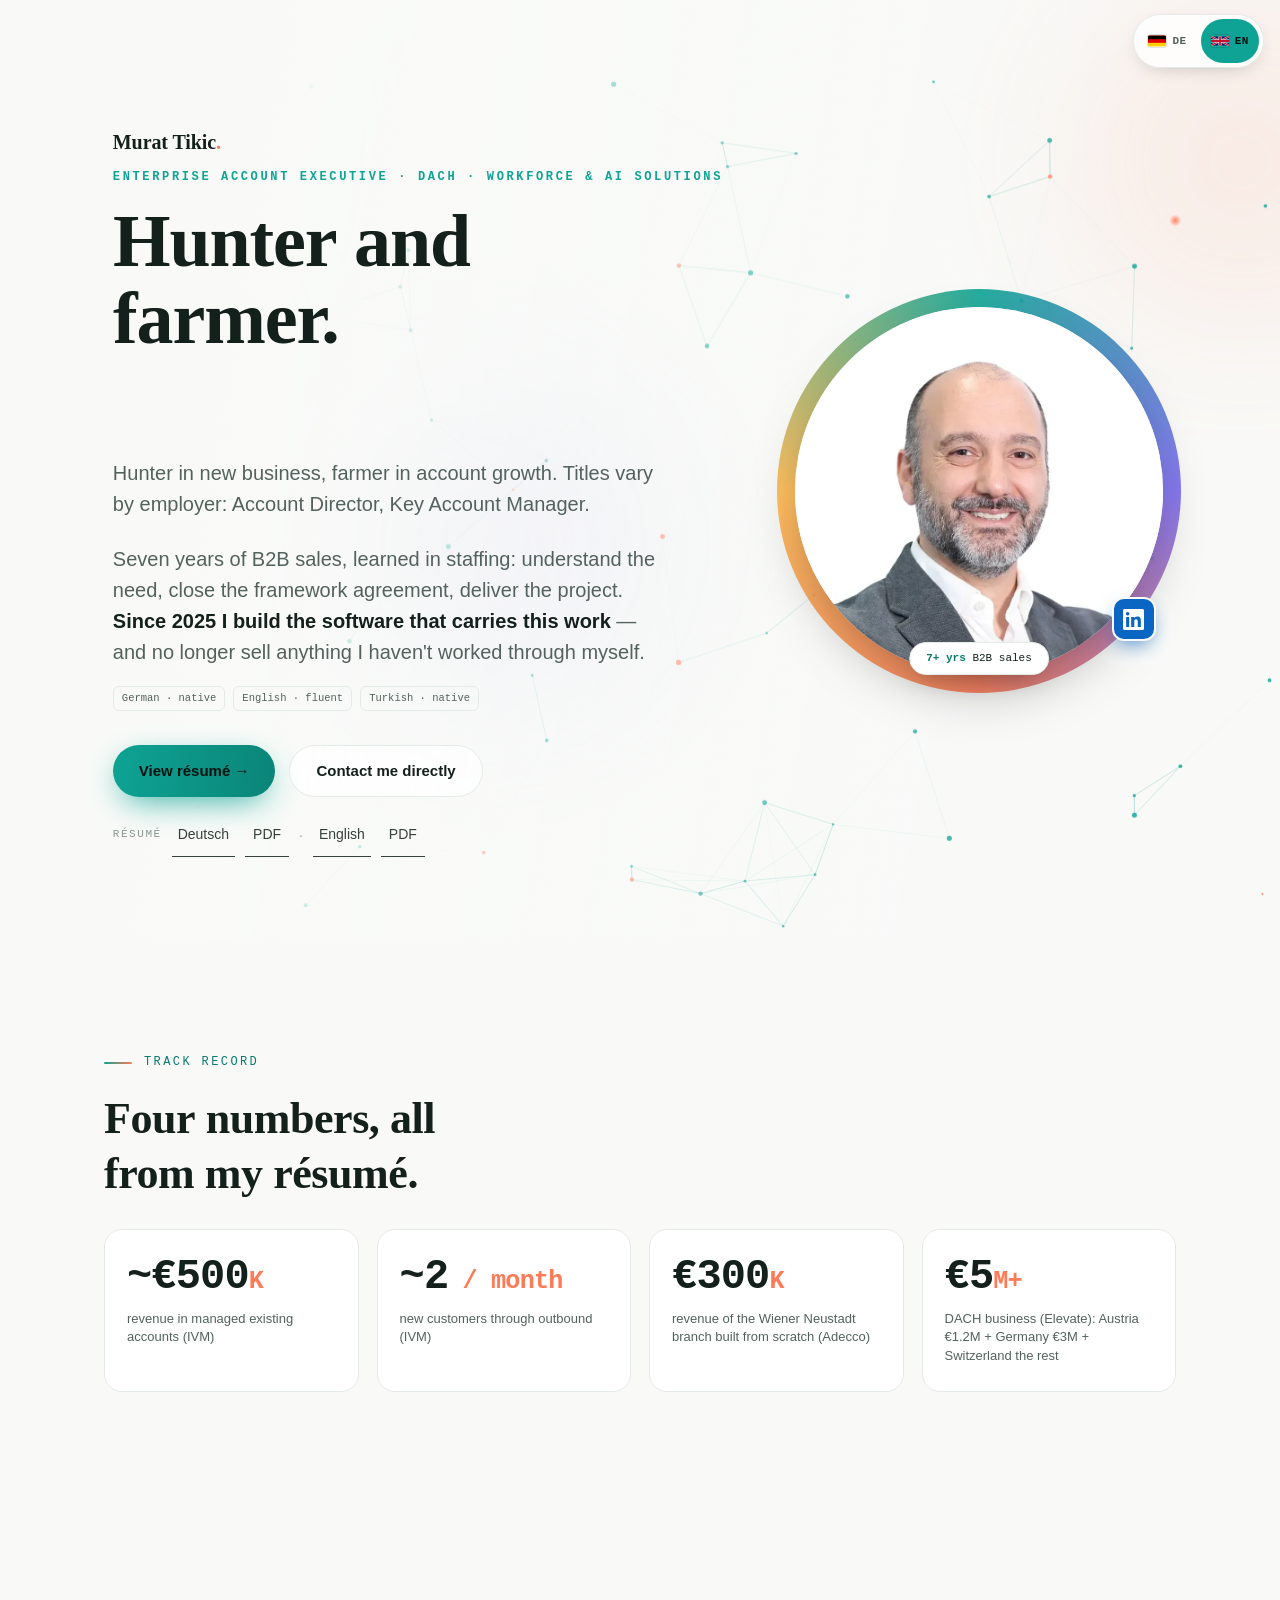
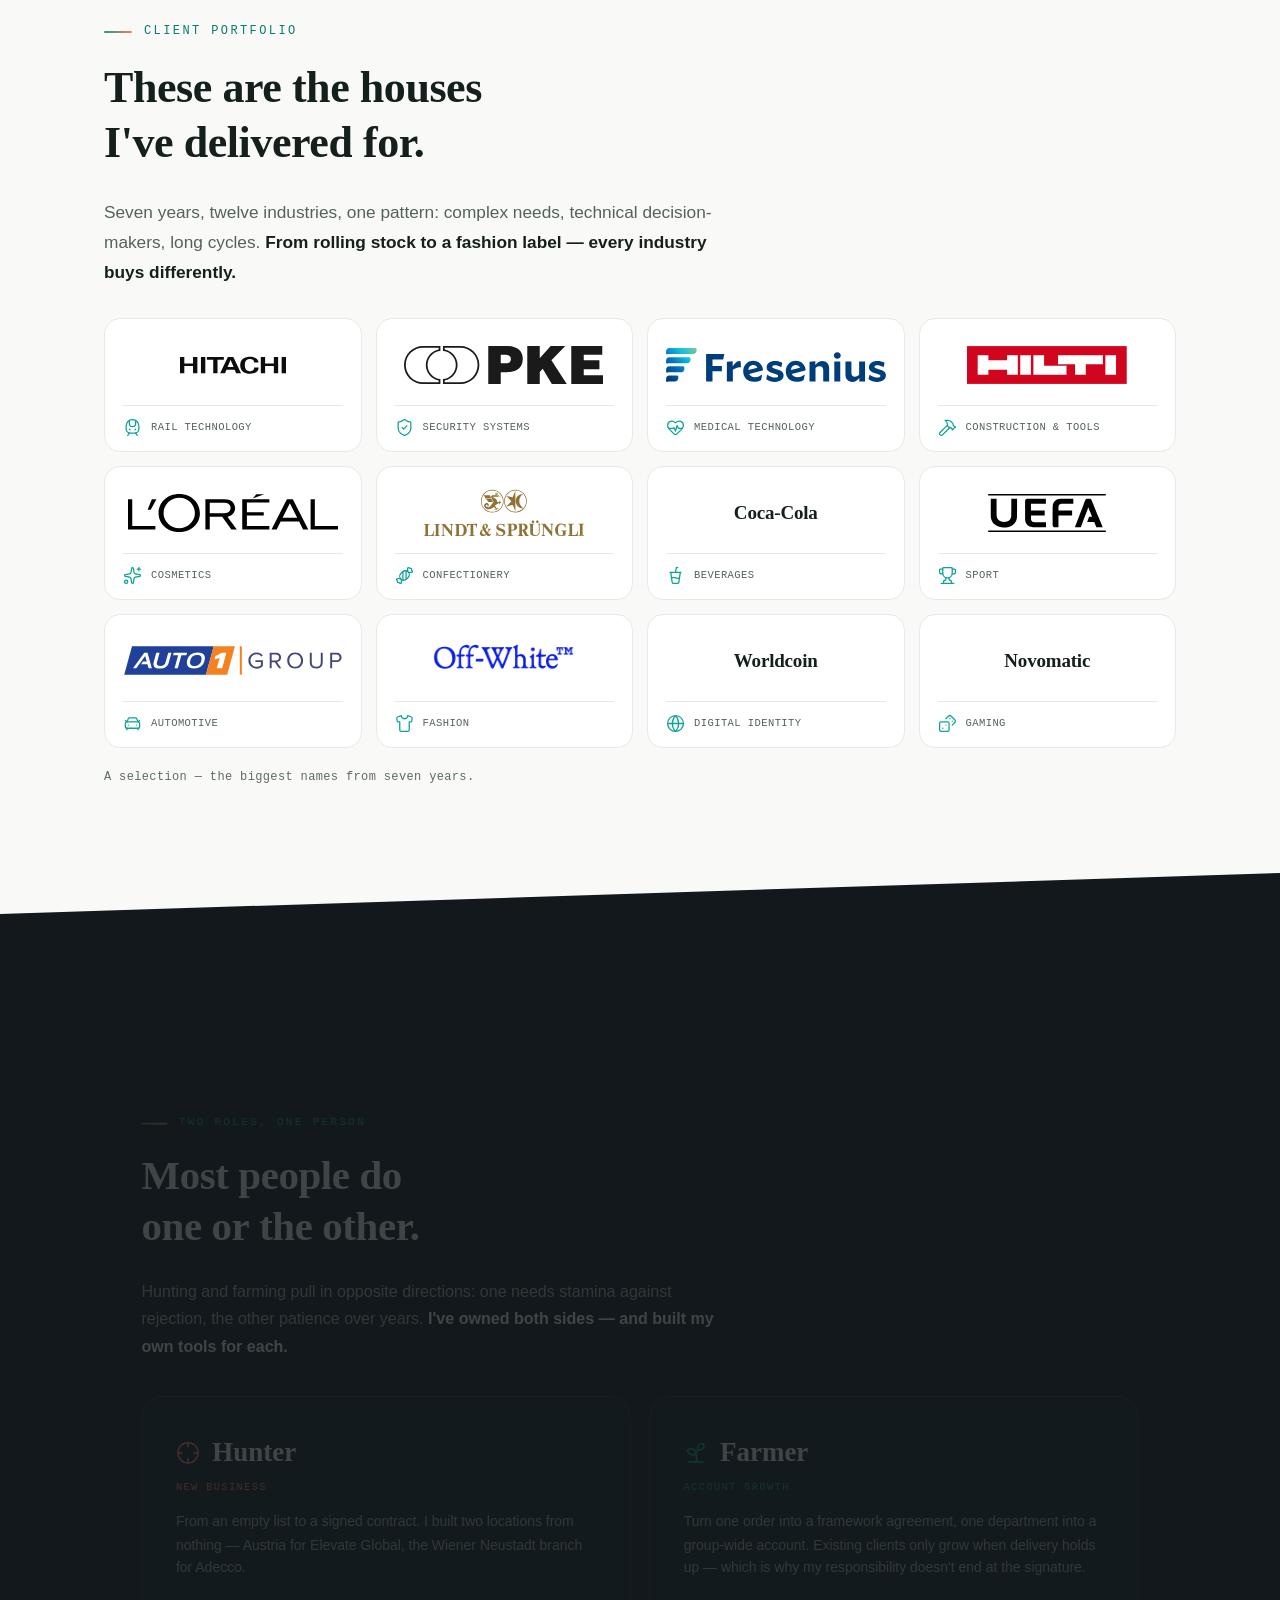
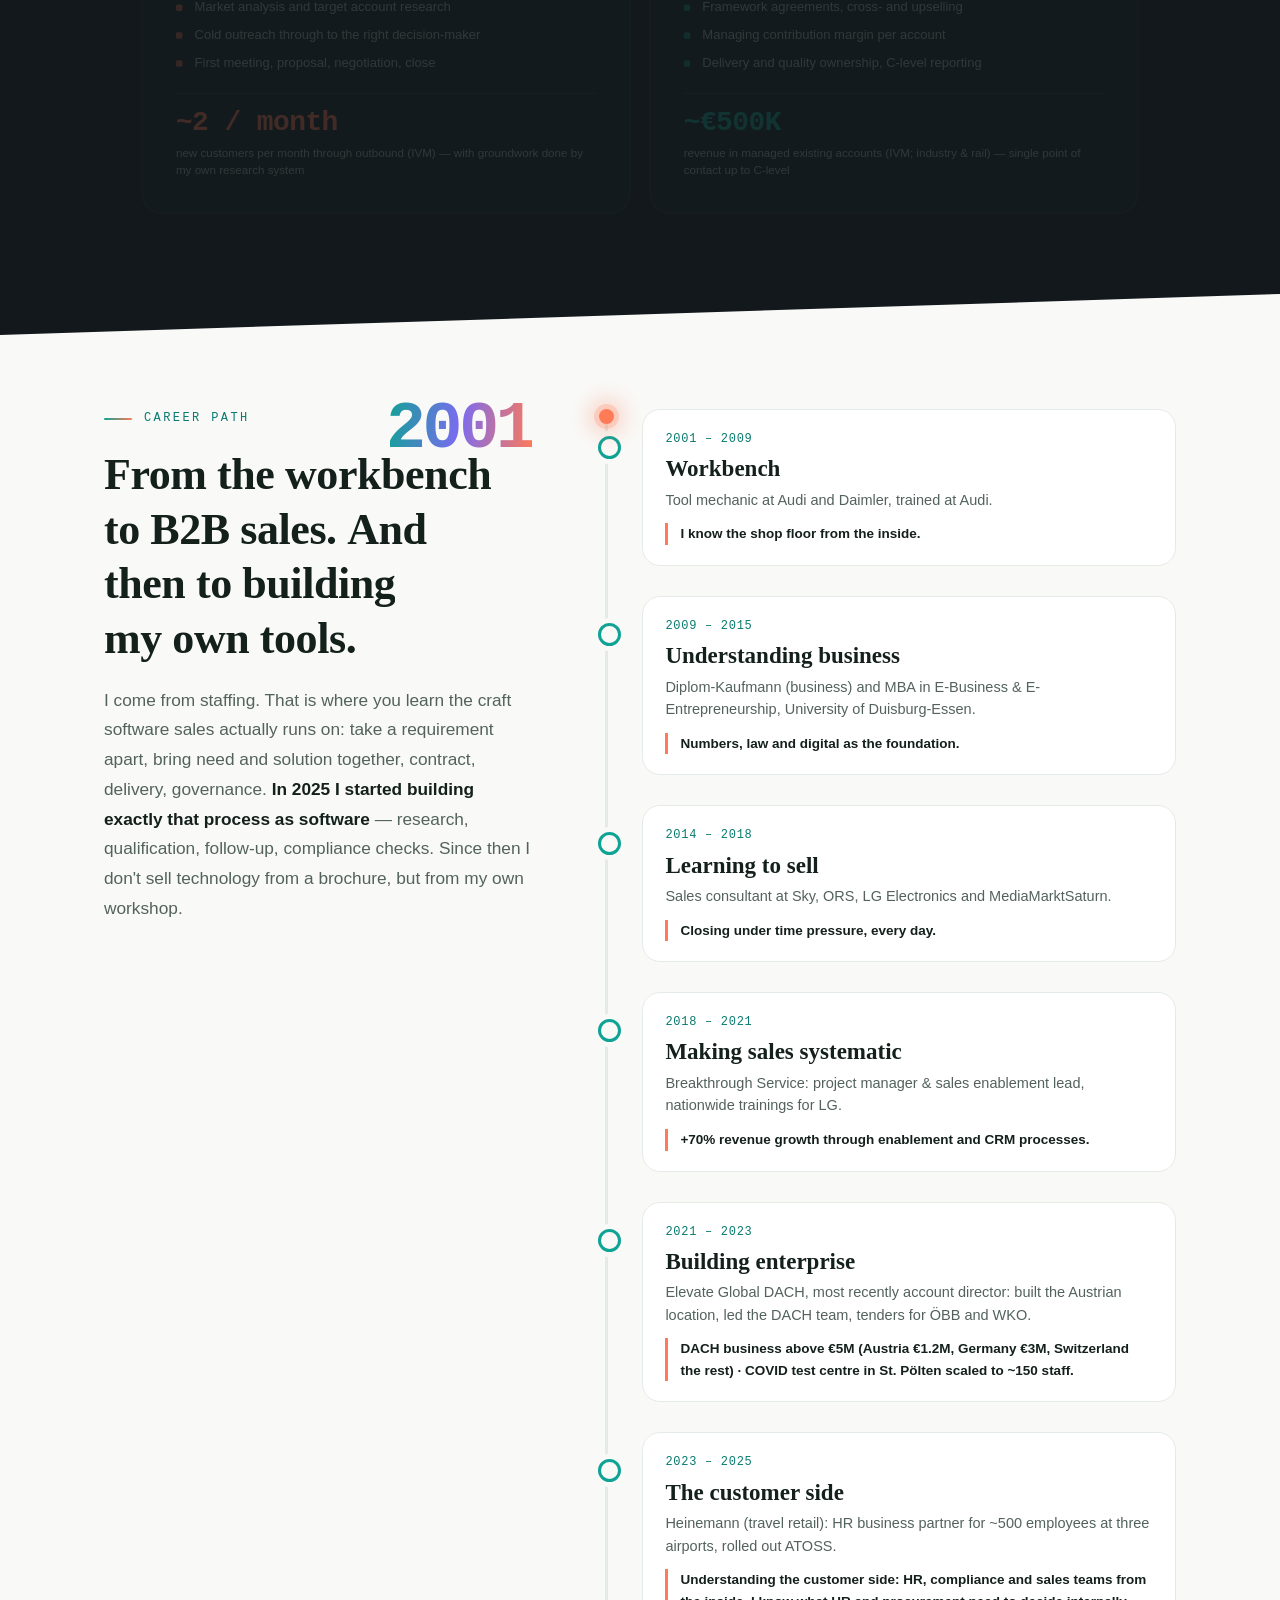
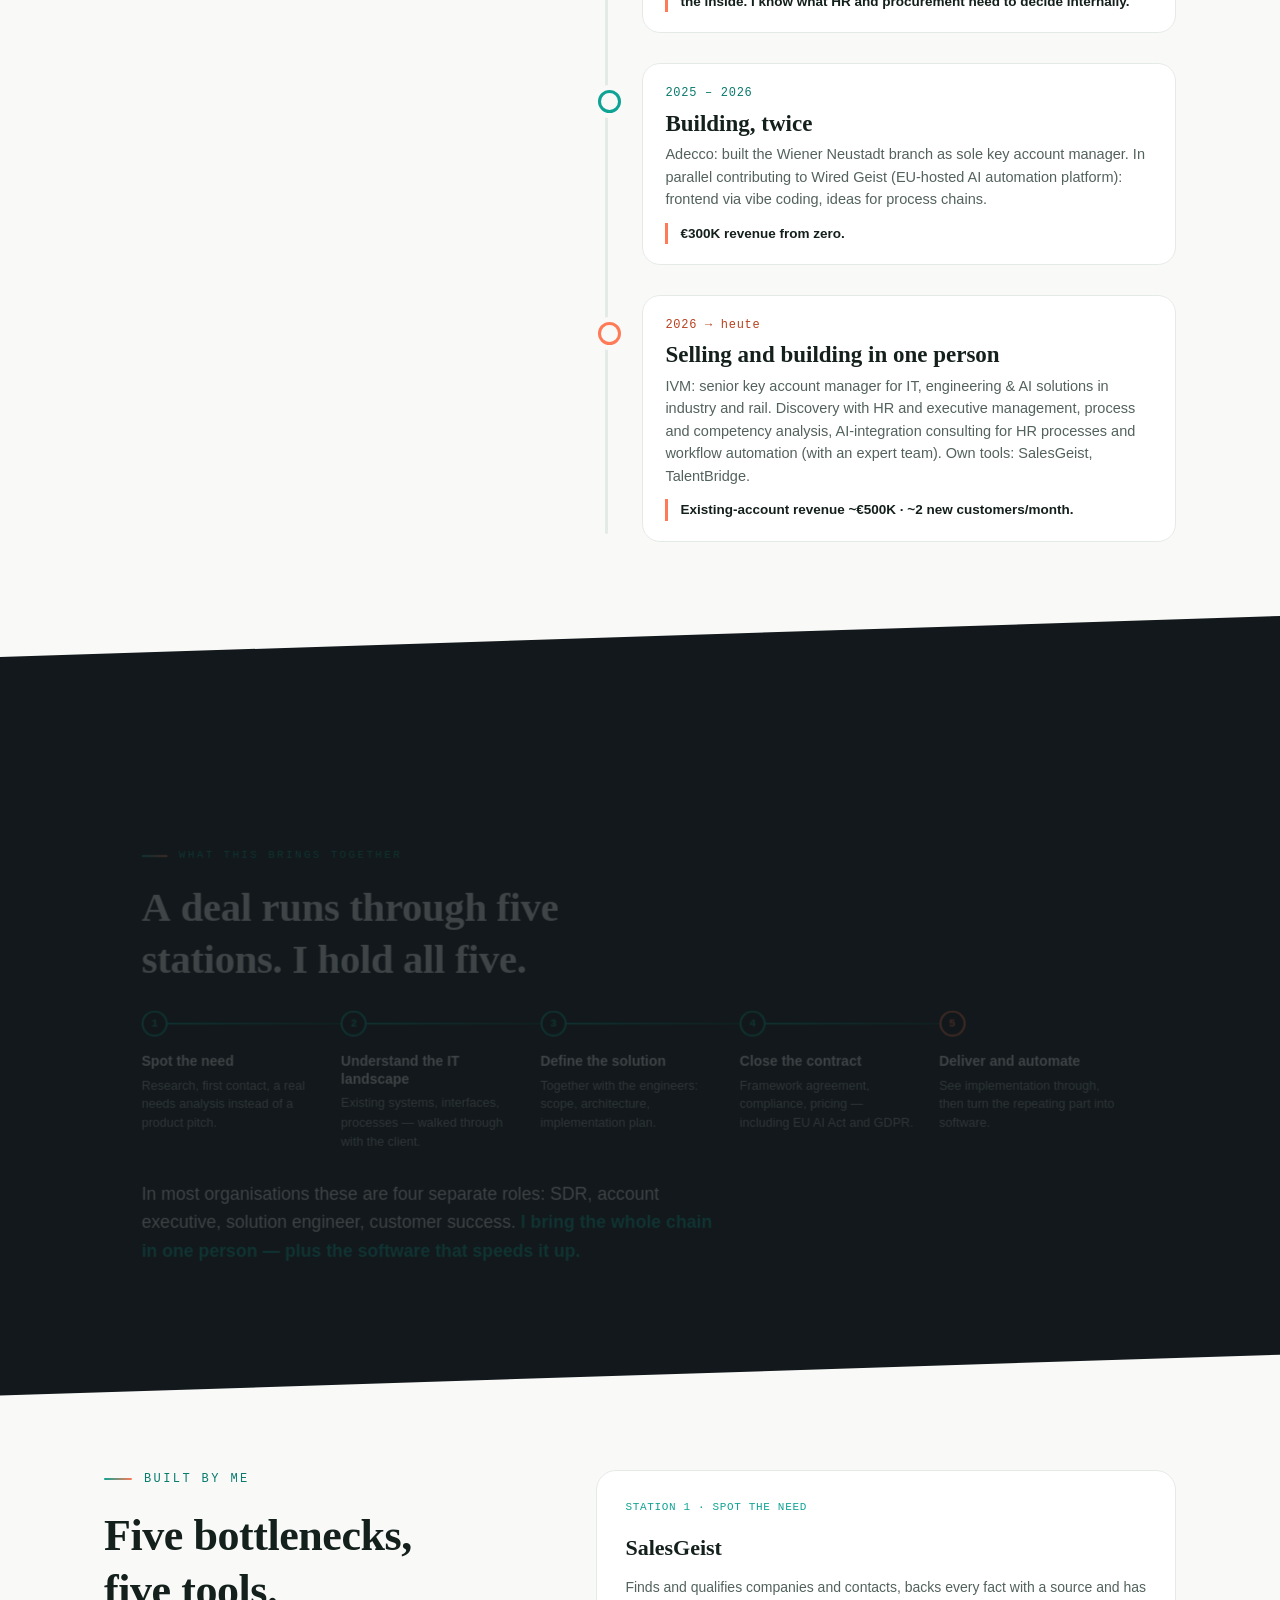
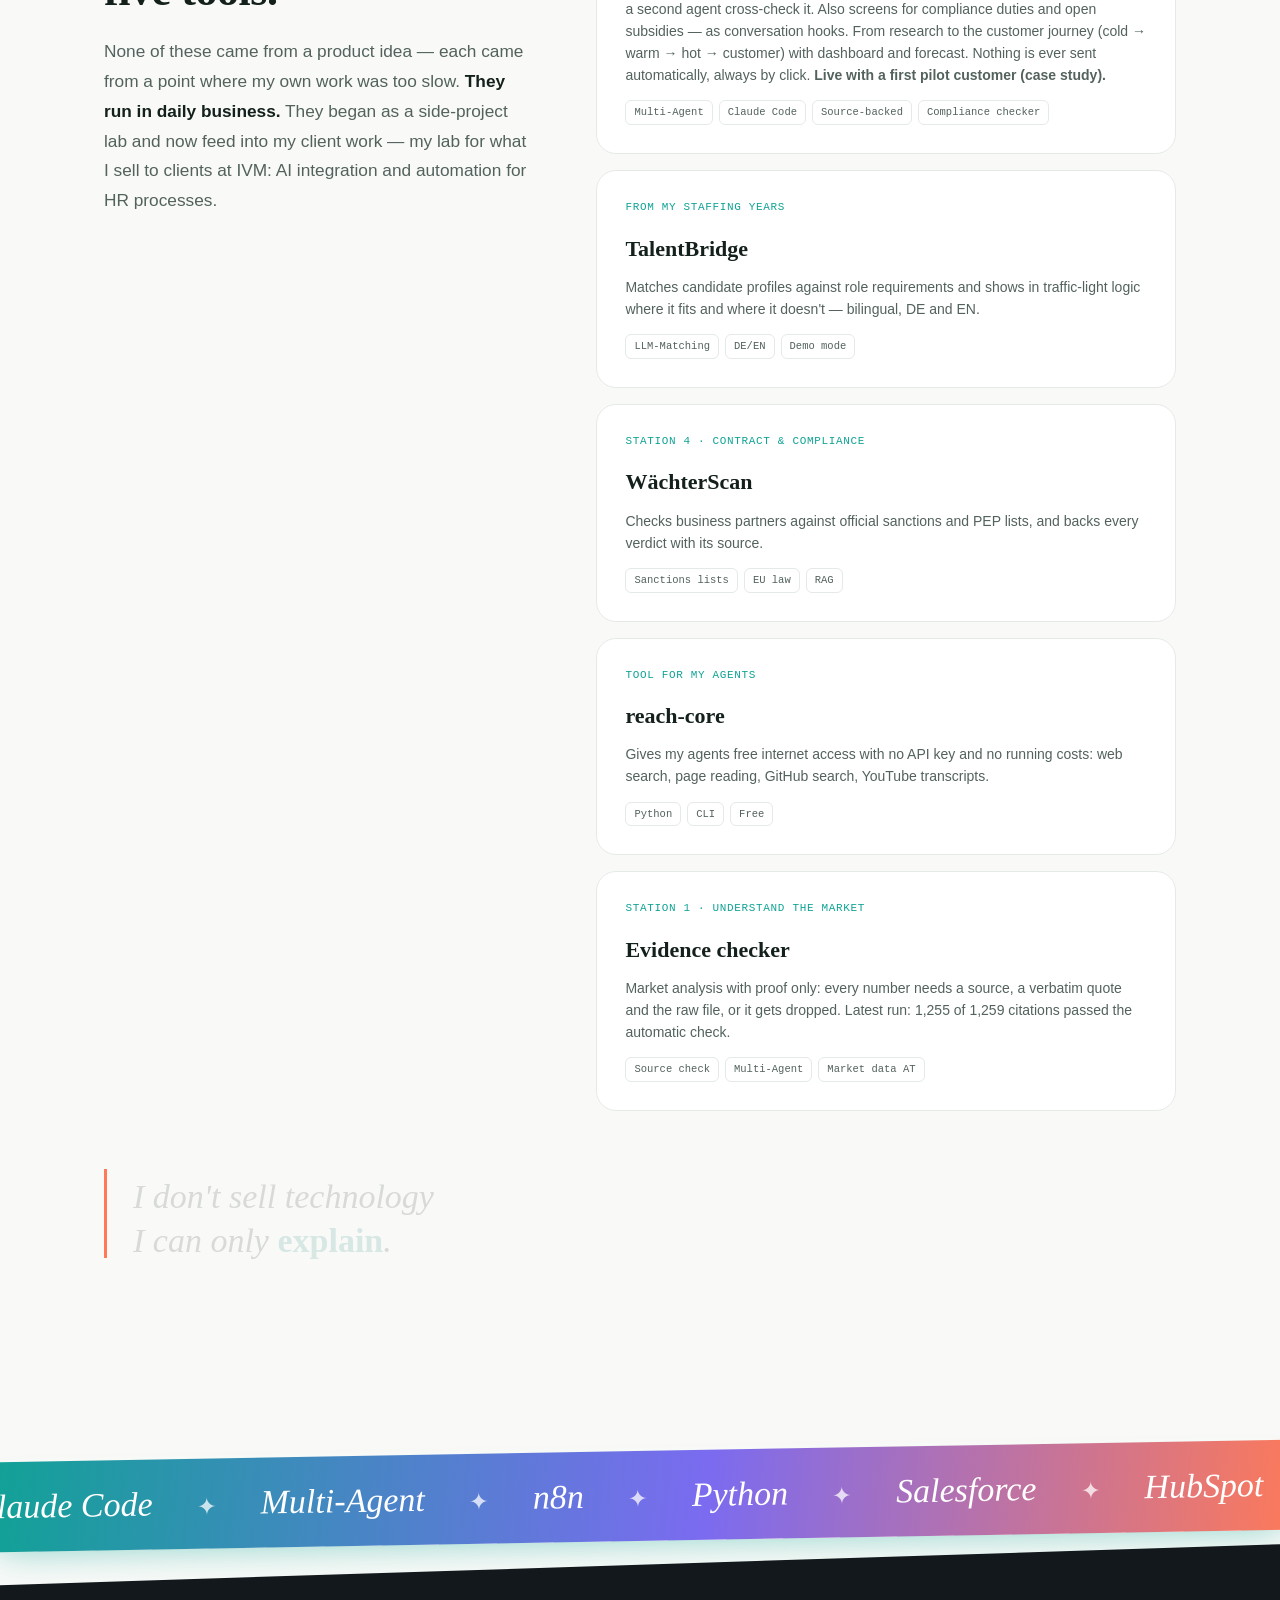
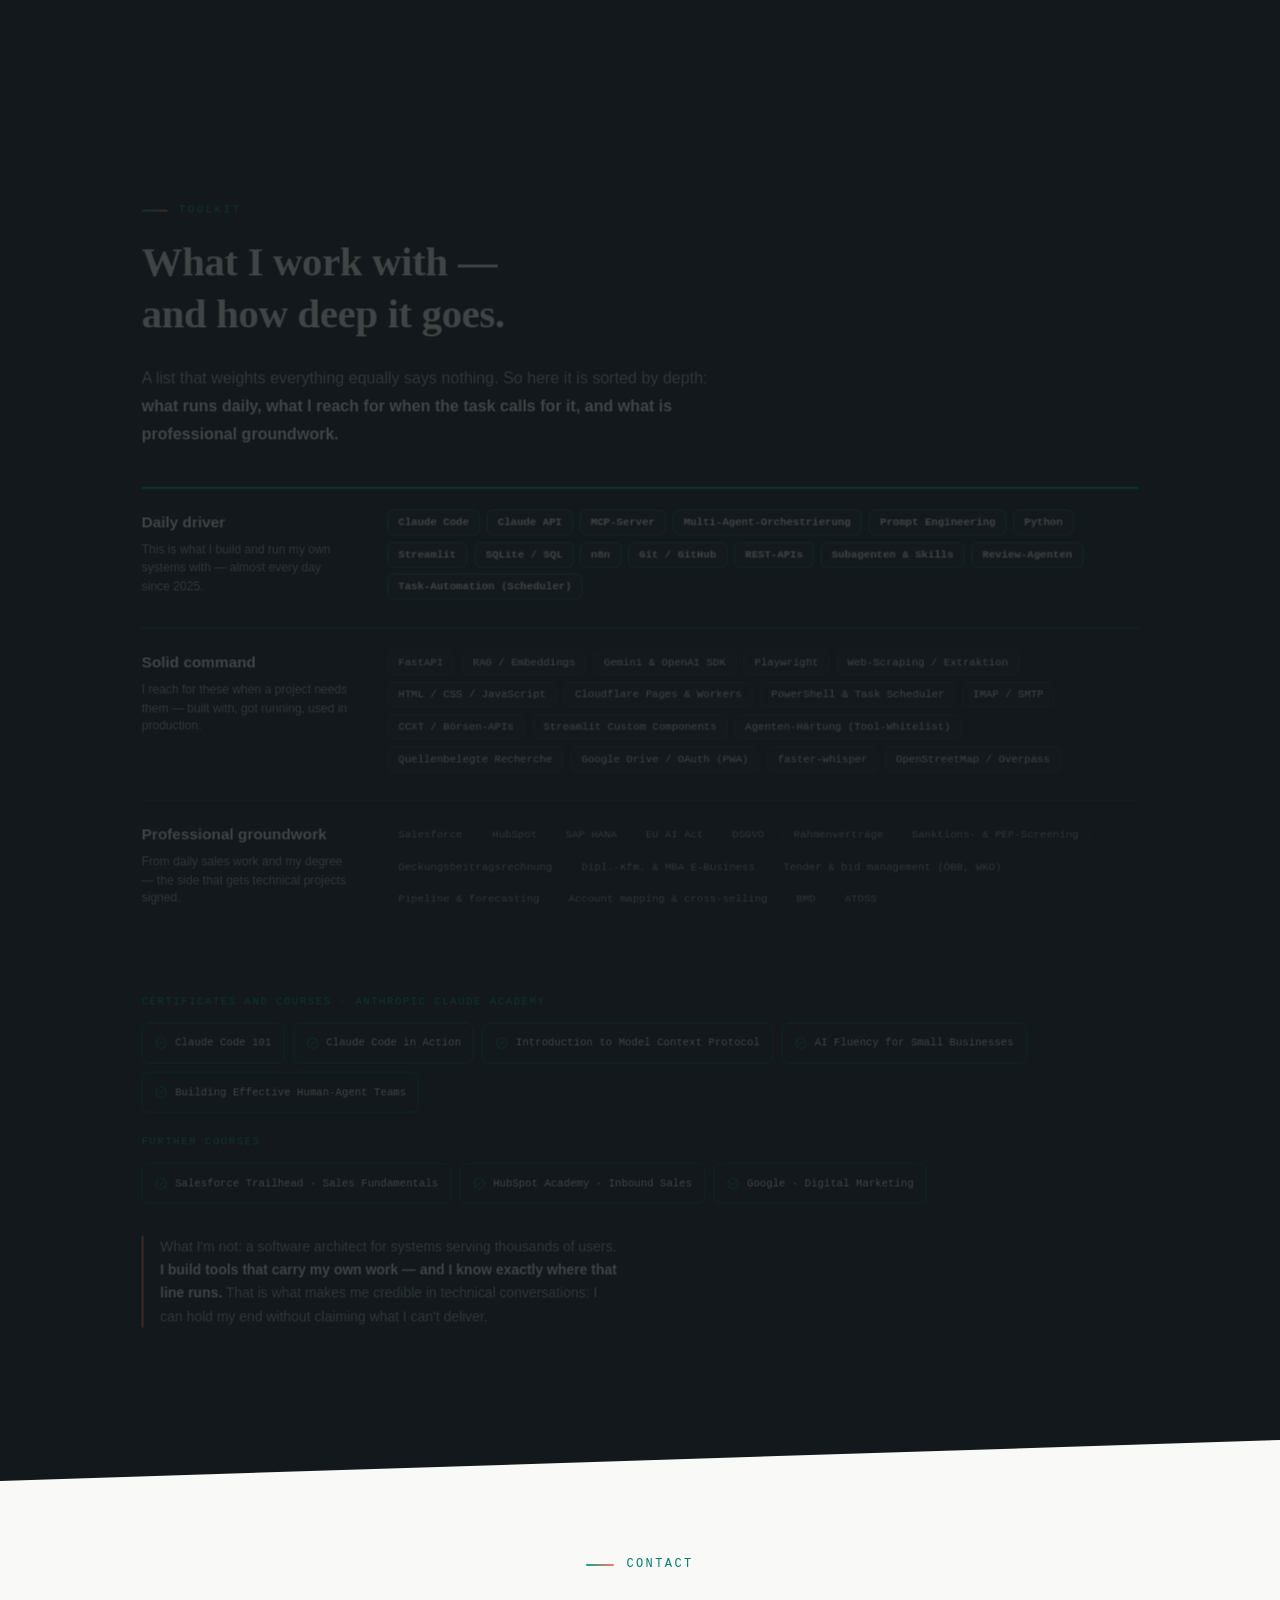
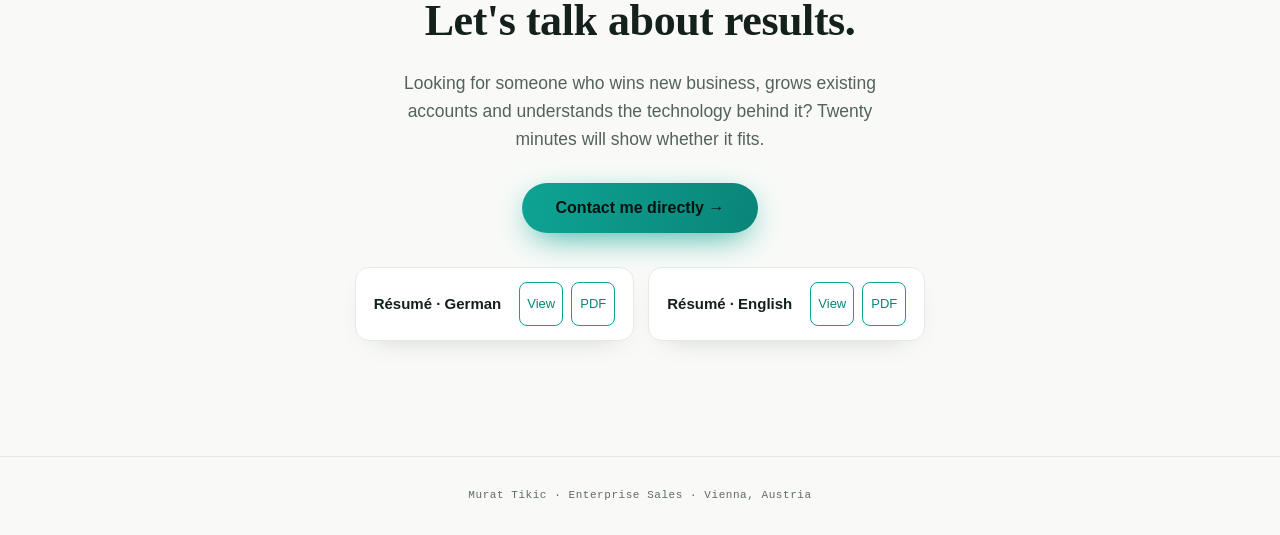
<file: index.html>
<!DOCTYPE html>
<html lang="de">
<meta charset="utf-8">
<meta name="viewport" content="width=device-width,initial-scale=1">
<title>Murat Tikic — Enterprise Sales: Hunter, Farmer, Tool-Builder</title>
<meta name="description" content="B2B-Vertrieb in Wien: Neugeschäft und Bestandsausbau in einer Hand — 7+ Jahre, zwölf Branchen, Kunden wie Hitachi Rail, Fresenius, Hilti und L'Oréal. Und die Vertriebssoftware dazu baue ich selbst.">
<meta name="google-site-verification" content="A-XYwDyqSL-FymBUs9aH6AK4hnuq8T7VHFWNPDXQQCo" />
<link rel="canonical" href="https://murat-tikic.github.io/">
<link rel="icon" href="data:image/svg+xml,%3Csvg xmlns='http://www.w3.org/2000/svg' viewBox='0 0 64 64'%3E%3Crect width='64' height='64' rx='14' fill='%230EA394'/%3E%3Ctext x='32' y='44' font-family='Georgia,serif' font-size='34' font-weight='700' text-anchor='middle' fill='%23fff'%3EMT%3C/text%3E%3C/svg%3E">
<noscript><style>.reveal{opacity:1!important;transform:none!important}</style></noscript>
<meta property="og:type" content="profile">
<meta property="og:title" content="Murat Tikic — Enterprise Sales: Hunter, Farmer, Tool-Builder">
<meta property="og:description" content="Neugeschäft und Bestandsausbau in einer Hand — 7+ Jahre B2B-Vertrieb, zwölf Branchen. Und die Vertriebssoftware dazu baue ich selbst.">
<meta property="og:url" content="https://murat-tikic.github.io/">
<meta property="og:locale" content="de_AT">
<meta property="og:locale:alternate" content="en_US">
<meta property="og:image" content="https://murat-tikic.github.io/assets/og-image.jpg">
<meta property="og:image:width" content="1200">
<meta property="og:image:height" content="630">
<meta property="og:image:alt" content="Murat Tikic — Hunter und Farmer im B2B-Vertrieb, mit eigener Werkzeugkiste">
<meta name="twitter:image" content="https://murat-tikic.github.io/assets/og-image.jpg">
<meta name="twitter:card" content="summary_large_image">
<meta name="twitter:title" content="Murat Tikic — Enterprise Sales: Hunter, Farmer, Tool-Builder">
<meta name="twitter:description" content="Neugeschäft und Bestandsausbau in einer Hand — 7+ Jahre B2B-Vertrieb, zwölf Branchen. Und die Vertriebssoftware dazu baue ich selbst.">
<script type="application/ld+json">
{"@context":"https://schema.org","@type":"Person","name":"Murat Tikic","jobTitle":"Senior Key Account Manager / Enterprise Account Executive","url":"https://murat-tikic.github.io/","sameAs":["https://linkedin.com/in/murat-tikic"],"knowsLanguage":[{"@type":"Language","name":"German"},{"@type":"Language","name":"English"},{"@type":"Language","name":"Turkish"}],"knowsAbout":["Enterprise B2B Sales","New Business Development","Key Account Management","Solution Selling","Framework Agreements","Sales Automation","EU AI Act","GDPR"],"address":{"@type":"PostalAddress","addressLocality":"Wien","addressCountry":"AT"}}
</script>
<style>
  :root{
    --bg:#F9FAF8; --bg2:#F0F4F2; --surface:#FFFFFF; --ink:#14201C; --muted:#53625D;
    --faint:#8A968F; --line:#E4EAE6;
    --teal:#0EA394; --teal-deep:#0A8578; --coral:#FF7A57; --amber:#FFB84D; --violet:#7B6BF0;
    --a-teal:rgba(14,163,148,.20); --a-coral:rgba(255,122,87,.18); --a-violet:rgba(123,107,240,.16);
    --serif:"Palatino Linotype","Book Antiqua","Iowan Old Style",Georgia,serif;
    --sans:"Segoe UI",-apple-system,BlinkMacSystemFont,Roboto,Helvetica,Arial,sans-serif;
    --mono:"Cascadia Code",Consolas,"SF Mono",ui-monospace,Menlo,monospace;
    /* Solid "chapter" panel — deliberately theme-independent (always dark), so it reads
       as a hard section break instead of another soft tint of the page's own bg/bg2. */
    --panel:#12181B; --panel-surface:#1B2225; --panel-ink:#F3F6F5; --panel-muted:#AAB5B2; --panel-line:rgba(255,255,255,.10);
  }
  /* Dark mode intentionally disabled — Murat prefers the light version shown
     consistently to every visitor, regardless of their OS/browser setting. */

  *{box-sizing:border-box}
  html{scroll-behavior:smooth}
  body{margin:0;background:var(--bg);color:var(--ink);font-family:var(--sans);line-height:1.6;
    -webkit-font-smoothing:antialiased;overflow-x:hidden}
  .wrap{max-width:1160px;margin:0 auto;padding:0 clamp(20px,5vw,44px)}
  a{color:inherit}

  .aurora{position:fixed;inset:-20vh -10vw;z-index:-2;pointer-events:none;filter:blur(70px);opacity:.85}
  .aurora span{position:absolute;border-radius:50%}
  .b1{width:46vw;height:46vw;left:-6vw;top:2vh;background:radial-gradient(circle,var(--a-teal),transparent 68%);animation:drift1 26s ease-in-out infinite}
  .b2{width:42vw;height:42vw;right:-8vw;top:8vh;background:radial-gradient(circle,var(--a-coral),transparent 68%);animation:drift2 32s ease-in-out infinite}
  .b3{width:40vw;height:40vw;left:28vw;top:52vh;background:radial-gradient(circle,var(--a-violet),transparent 68%);animation:drift3 38s ease-in-out infinite}
  @keyframes drift1{0%,100%{transform:translate(0,0) scale(1)}50%{transform:translate(6vw,5vh) scale(1.12)}}
  @keyframes drift2{0%,100%{transform:translate(0,0) scale(1.05)}50%{transform:translate(-5vw,7vh) scale(.92)}}
  @keyframes drift3{0%,100%{transform:translate(0,0) scale(1)}50%{transform:translate(-4vw,-6vh) scale(1.15)}}

  .progress{position:fixed;top:0;left:0;height:3px;width:0;z-index:50;
    background:linear-gradient(90deg,var(--teal),var(--coral),var(--amber))}

  .langsw{position:fixed;top:14px;right:16px;z-index:60;display:flex;gap:4px;
    background:color-mix(in srgb,var(--surface) 82%,transparent);backdrop-filter:blur(8px);
    border:1px solid var(--line);border-radius:999px;padding:4px;box-shadow:0 6px 20px -10px rgba(0,0,0,.3)}
  .lang{display:flex;align-items:center;gap:6px;border:0;background:none;cursor:pointer;
    font-family:var(--mono);font-size:11px;font-weight:600;letter-spacing:.05em;color:var(--muted);
    padding:6px 10px;border-radius:999px;transition:background .15s ease,color .15s ease}
  .lang svg{display:block;border-radius:2px;box-shadow:0 0 0 1px rgba(0,0,0,.1)}
  .lang:hover{color:var(--ink)}
  .lang.active{background:var(--teal);color:#04120F}

  .eyebrow{font-family:var(--mono);font-size:12px;letter-spacing:.22em;text-transform:uppercase;
    color:var(--teal);font-weight:600}
  .hero-name{font-family:var(--serif);font-weight:600;font-size:clamp(17px,1.6vw,20px);
    letter-spacing:-.005em;color:var(--ink);margin-bottom:10px}
  .hero-name .dot{color:var(--coral)}
  .grad{background:linear-gradient(96deg,var(--teal),var(--violet),var(--coral),var(--teal));
    background-size:280% 100%;-webkit-background-clip:text;background-clip:text;color:transparent;
    animation:hue 9s ease infinite}
  @keyframes hue{0%,100%{background-position:0% 50%}50%{background-position:100% 50%}}

  /* HERO with agent-network canvas */
  .hero{position:relative;min-height:100svh;display:flex;align-items:center;padding:14vh 0 9vh;overflow:hidden}
  .hero-bg-video{position:absolute;inset:0;z-index:-1;width:100%;height:100%;object-fit:cover;pointer-events:none}
  #net{position:absolute;inset:0;z-index:0;width:100%;height:100%;display:block}
  .hero-scrim{position:absolute;inset:0;z-index:1;pointer-events:none;
    background:linear-gradient(100deg,var(--bg) 20%,color-mix(in srgb,var(--bg) 45%,transparent) 50%,transparent 82%)}
  .hero .wrap{position:relative;z-index:2}
  .hero-grid{display:grid;grid-template-columns:1.35fr .85fr;gap:clamp(30px,5vw,60px);align-items:center;width:100%}
  .hero h1{font-family:var(--serif);font-weight:600;letter-spacing:-.015em;
    font-size:clamp(40px,6.4vw,74px);line-height:1.04;margin:16px 0 0;text-wrap:balance;max-width:15ch}
  .hero .lead{font-size:clamp(16px,1.7vw,20px);color:var(--muted);max-width:50ch;margin:24px 0 0;line-height:1.55}
  .hero .lead b{color:var(--ink);font-weight:600}
  .cta{display:flex;flex-wrap:wrap;gap:14px;margin-top:34px}
  .btn{font-family:var(--sans);font-size:15px;font-weight:600;text-decoration:none;padding:14px 26px;
    border-radius:999px;display:inline-flex;align-items:center;gap:9px;position:relative;overflow:hidden;
    cursor:pointer;border:0;background:none;transition:transform .2s ease,box-shadow .2s ease}
  .btn.primary{color:#04120F;background:linear-gradient(96deg,var(--teal),var(--teal-deep));
    box-shadow:0 10px 34px -10px var(--teal)}
  .btn.primary:hover{transform:translateY(-3px);box-shadow:0 18px 46px -12px var(--teal)}
  .btn.ghost{border:1px solid var(--line);background:color-mix(in srgb,var(--surface) 70%,transparent);color:var(--ink)}
  .btn.ghost:hover{transform:translateY(-3px);border-color:var(--coral);color:var(--coral)}

  .portrait{justify-self:end;position:relative;width:clamp(260px,31vw,376px);aspect-ratio:1;
    animation:float 7s ease-in-out infinite}
  @keyframes float{0%,100%{transform:translateY(0)}50%{transform:translateY(-12px)}}
  .portrait .ring{position:absolute;inset:-14px;border-radius:50%;
    background:conic-gradient(from 0deg,var(--teal),var(--violet),var(--coral),var(--amber),var(--teal));
    animation:spin 16s linear infinite;opacity:.9}
  @keyframes spin{to{transform:rotate(360deg)}}
  .portrait .frame{position:absolute;inset:4px;border-radius:50%;overflow:hidden;background:#f4f4f5;
    box-shadow:0 22px 60px -18px rgba(0,0,0,.42)}
  .portrait .frame img{width:100%;height:100%;object-fit:cover;object-position:50% 50%;display:block}
  .portrait .badge{position:absolute;bottom:1%;left:50%;transform:translateX(-50%);z-index:3;background:var(--surface);
    border:1px solid var(--line);border-radius:999px;padding:7px 16px;font-family:var(--mono);font-size:11px;
    color:var(--ink);white-space:nowrap;box-shadow:0 8px 24px -10px rgba(0,0,0,.35)}
  .portrait .badge b{color:var(--teal)}
  .portrait .li{position:absolute;bottom:10%;right:3%;z-index:4;width:40px;height:40px;border-radius:12px;
    background:#0A66C2;display:flex;align-items:center;justify-content:center;text-decoration:none;
    border:2px solid var(--bg);box-shadow:0 8px 20px -6px rgba(10,102,194,.75);transition:transform .18s ease,box-shadow .18s ease}
  .portrait .li:hover{transform:translateY(-2px) scale(1.07);box-shadow:0 12px 26px -6px rgba(10,102,194,.9)}
  .portrait .li svg{width:21px;height:21px;fill:#fff;display:block}

  section{padding:clamp(60px,9vw,116px) 0;position:relative}
  .tint{background:linear-gradient(180deg,transparent,var(--bg2) 12%,var(--bg2) 88%,transparent)}
  .sec-label{font-family:var(--mono);font-size:12px;letter-spacing:.2em;text-transform:uppercase;
    color:var(--teal);margin-bottom:22px;display:flex;align-items:center;gap:12px}
  .sec-label::before{content:"";width:28px;height:2px;border-radius:2px;
    background:linear-gradient(90deg,var(--teal),var(--coral))}

  /* ---- PANEL — a flat, fully opaque "chapter" background instead of another soft
     tint. Blocks the fixed aurora blur completely (no fade at the edges), so scrolling
     into one of these reads as a hard cut, not a continuation of the same wash. Text/
     labels swap to the panel-specific tokens; the teal/coral/violet accents stay the
     same hue so it's still unmistakably the same site, just a bolder page. ---- */
  /* Redefine the core tokens inside .panel instead of re-fighting every descendant
     selector's specificity one by one (.node .t, .prose b, .card, .stat, … all already
     read var(--ink)/--muted/--line/--bg/--surface — scoping those four names is enough
     for the whole subtree to relabel itself, with nothing left that can be missed). */
  .panel{--ink:var(--panel-ink);--muted:var(--panel-muted);--line:var(--panel-line);
    --surface:var(--panel-surface);--bg:var(--panel);--bg2:var(--panel-surface);
    background:var(--panel);color:var(--panel-ink)}

  /* ---- STICKY-HEAD — used on a couple of the longer sections only (career arc, built
     tools): the label/heading pins in place while the body content beside it scrolls,
     so there's always a fixed anchor to read against instead of everything drifting past
     at the same speed. Desktop only — a two-column pin doesn't translate to a stacked
     mobile layout, so it just becomes a normal static block under 900px. ---- */
  .sticky-grid{display:grid;grid-template-columns:.85fr 1.15fr;gap:clamp(28px,5vw,64px);align-items:start}
  .sticky-head{position:sticky;top:88px;align-self:start}
  .sticky-head h2{margin-bottom:16px}
  .sticky-grid .arc{grid-template-columns:repeat(2,1fr);row-gap:28px}
  .sticky-grid .arc::before{display:none}
  .sticky-grid .cards{grid-template-columns:1fr;gap:16px}
  @media (max-width:900px){
    .sticky-grid{display:block}
    .sticky-head{position:static}
    .sticky-grid .arc{grid-template-columns:1fr 1fr}
  }
  h2{font-family:var(--serif);font-weight:600;font-size:clamp(28px,4.4vw,44px);line-height:1.12;
    margin:0 0 26px;letter-spacing:-.01em;text-wrap:balance;max-width:22ch}
  .prose{font-size:clamp(16px,1.35vw,18px);color:var(--muted);max-width:65ch;line-height:1.72}
  .prose p{margin:0 0 18px}.prose p:last-child{margin:0}
  .prose b{color:var(--ink);font-weight:600}
  .prose .hl{color:var(--teal);font-weight:600}
  .split{display:grid;grid-template-columns:.9fr 1.1fr;gap:clamp(28px,5vw,64px);align-items:start}

  .pullquote{font-family:var(--serif);font-size:clamp(22px,3.1vw,34px);line-height:1.3;color:var(--ink);
    font-style:italic;border-left:3px solid var(--coral);padding-left:26px;text-wrap:balance;max-width:24ch}
  .pullquote .hl{color:var(--teal);font-style:normal;font-weight:600}
  .story-grid{display:grid;grid-template-columns:1fr 1fr;gap:clamp(28px,5vw,60px);align-items:center}

  .stats{display:grid;grid-template-columns:repeat(4,1fr);gap:18px}
  .stat{background:var(--surface);border:1px solid var(--line);border-radius:18px;padding:26px 22px;
    position:relative;overflow:hidden;transition:transform .2s ease,box-shadow .2s ease}
  .stat:hover{transform:translateY(-4px);box-shadow:0 16px 40px -20px rgba(0,0,0,.35)}
  .stat::before{content:"";position:absolute;left:0;top:0;height:100%;width:4px;
    background:linear-gradient(180deg,var(--teal),var(--coral))}
  .stat .fig{font-family:var(--mono);font-weight:600;font-size:clamp(28px,4vw,42px);line-height:1;
    letter-spacing:-.02em;font-variant-numeric:tabular-nums;color:var(--ink)}
  .stat .fig .u{color:var(--coral);font-size:.6em}
  .stat .lab{font-size:13px;color:var(--muted);margin-top:12px;line-height:1.4}

  .arc{display:grid;grid-template-columns:repeat(4,1fr);gap:20px;position:relative;margin-top:12px}
  .arc::before{content:"";position:absolute;left:9px;right:9px;top:9px;height:2px;
    background:linear-gradient(90deg,var(--faint),var(--teal) 55%,var(--coral))}
  .node{position:relative;padding-top:34px;opacity:0;transform:translateY(16px);
    transition:opacity .6s ease,transform .6s ease}
  .node::before{content:"";position:absolute;top:2px;left:0;width:16px;height:16px;border-radius:50%;
    background:var(--bg);border:2px solid var(--teal);box-shadow:0 0 0 4px var(--bg)}
  .node.dest::before{background:var(--coral);border-color:var(--coral);box-shadow:0 0 0 4px var(--bg),0 0 20px var(--coral)}
  .node .yr{font-family:var(--mono);font-size:12px;color:var(--teal);font-variant-numeric:tabular-nums}
  .node.dest .yr{color:var(--coral)}
  .node .t{font-weight:600;font-size:16px;margin-top:8px;color:var(--ink)}
  .node .d{font-size:13.5px;color:var(--muted);margin-top:6px;line-height:1.45}
  .reveal.in .node{opacity:1;transform:none}
  .reveal.in .node:nth-child(2){transition-delay:.1s}
  .reveal.in .node:nth-child(3){transition-delay:.2s}
  .reveal.in .node:nth-child(4){transition-delay:.3s}

  .cards{display:grid;grid-template-columns:repeat(3,1fr);gap:20px}
  .card{background:var(--surface);border:1px solid var(--line);border-radius:20px;padding:28px;
    position:relative;transition:transform .22s ease,box-shadow .22s ease;overflow:hidden}
  .card::after{content:"";position:absolute;inset:0;border-radius:20px;padding:1px;pointer-events:none;
    background:linear-gradient(140deg,var(--teal),transparent 40%,transparent 60%,var(--coral));
    -webkit-mask:linear-gradient(#000 0 0) content-box,linear-gradient(#000 0 0);
    -webkit-mask-composite:xor;mask-composite:exclude;opacity:0;transition:opacity .22s ease}
  .card:hover{transform:translateY(-6px);box-shadow:0 24px 50px -26px rgba(0,0,0,.4)}
  .card:hover::after{opacity:1}
  .card .kicker{font-family:var(--mono);font-size:11px;letter-spacing:.06em;text-transform:uppercase;
    color:var(--teal);margin-bottom:14px}
  .card h3{font-family:var(--serif);font-size:22px;margin:0 0 10px;font-weight:600;color:var(--ink)}
  .card p{font-size:14px;color:var(--muted);margin:0 0 14px;line-height:1.58}
  .card .tags{display:flex;flex-wrap:wrap;gap:6px;margin-top:14px}
  .tag{font-family:var(--mono);font-size:10.5px;color:var(--muted);border:1px solid var(--line);border-radius:6px;padding:3px 8px}

  /* ---- CLIENT PORTFOLIO — each client is a card carrying two facts: who (the logo)
     and which industry (icon + label). The industry line is the actual argument of this
     section: the same person sold into rail, construction, pharma, FMCG, sport and
     fashion, so the breadth is the proof, not any single name. Logos keep their own
     brand colours on a neutral tile; the icon row below is monochrome so it reads as
     our annotation rather than part of the client's brand. ---- */
  .pf-grid{display:grid;grid-template-columns:repeat(4,1fr);gap:14px}
  .pf{background:var(--surface);border:1px solid var(--line);border-radius:16px;
    padding:20px 18px 14px;display:flex;flex-direction:column;gap:14px;
    transition:transform .2s ease,box-shadow .2s ease,border-color .2s ease}
  .pf:hover{transform:translateY(-4px);border-color:color-mix(in srgb,var(--teal) 45%,var(--line));
    box-shadow:0 18px 40px -24px rgba(0,0,0,.42)}
  .pf .shot{flex:1;display:flex;align-items:center;justify-content:center;min-height:52px}
  .pf .shot img{max-height:38px;max-width:100%;width:auto;object-fit:contain;display:block}
  .pf .shot img[src*="lindt"],.pf .shot img[src*="off-white"]{max-height:50px}
  .pf .shot .wordmark{font-family:var(--serif);font-size:19px;font-weight:600;color:var(--ink);
    letter-spacing:-.01em;text-align:center;line-height:1.15}
  .pf .biz{display:flex;align-items:center;gap:9px;border-top:1px solid var(--line);padding-top:12px;
    font-family:var(--mono);font-size:10.5px;letter-spacing:.04em;color:var(--muted);text-transform:uppercase}
  .pf .biz svg{width:19px;height:19px;flex:none;color:var(--teal)}
  .pf-note{font-family:var(--mono);font-size:12px;color:var(--faint);margin-top:20px;letter-spacing:.03em}

  /* ---- HUNTER / FARMER — a deliberate pair, not a card grid: the whole point is that
     these are two opposite motions (win new / grow existing) held by one person, so they
     sit side by side at equal weight with a mirrored accent (coral = hunt, teal = grow). ---- */
  .modes{display:grid;grid-template-columns:1fr 1fr;gap:20px}
  .mode{background:var(--surface);border:1px solid var(--line);border-radius:22px;padding:clamp(26px,3vw,36px);
    position:relative;overflow:hidden}
  .mode::before{content:"";position:absolute;inset:0 0 auto 0;height:3px;background:var(--mode-c)}
  .mode.hunt{--mode-c:var(--coral)}
  .mode.farm{--mode-c:var(--teal)}
  .mode .mh{display:flex;align-items:center;gap:13px;margin-bottom:6px}
  .mode .mh svg{width:26px;height:26px;color:var(--mode-c);flex:none}
  .mode .mh h3{font-family:var(--serif);font-size:clamp(23px,2.6vw,29px);font-weight:600;margin:0;color:var(--ink)}
  .mode .mrole{font-family:var(--mono);font-size:11px;letter-spacing:.14em;text-transform:uppercase;
    color:var(--mode-c);margin-bottom:16px}
  .mode > p{font-size:15px;color:var(--muted);line-height:1.62;margin:0 0 20px}
  .mode ul{list-style:none;margin:0 0 22px;padding:0;display:flex;flex-direction:column;gap:9px}
  .mode li{font-size:14px;color:var(--muted);line-height:1.5;padding-left:20px;position:relative}
  .mode li::before{content:"";position:absolute;left:0;top:8px;width:7px;height:7px;border-radius:2px;
    background:var(--mode-c);opacity:.75}
  .mode .mproof{border-top:1px solid var(--line);padding-top:16px}
  .mode .mproof .fig{font-family:var(--mono);font-weight:600;font-size:clamp(22px,2.6vw,30px);
    color:var(--mode-c);font-variant-numeric:tabular-nums;line-height:1;letter-spacing:-.02em;
    white-space:nowrap;margin-bottom:9px}
  .mode .mproof .lab{font-size:12.5px;color:var(--muted);line-height:1.45}

  /* ---- CHAIN — genuinely a sequence (a deal runs through these stages in order), which
     is why this one earns numbered steps where the rest of the page avoids them. ---- */
  .chain{display:grid;grid-template-columns:repeat(5,1fr);gap:0;margin-top:8px}
  .chain .step{position:relative;padding:0 16px 0 0}
  .chain .step::before{content:"";position:absolute;left:0;top:13px;right:0;height:2px;
    background:linear-gradient(90deg,var(--teal),color-mix(in srgb,var(--teal) 30%,transparent))}
  /* The last station ends the chain — a trailing line would promise a sixth step. */
  .chain .step:last-child::before{display:none}
  .chain .no{position:relative;z-index:1;width:28px;height:28px;border-radius:50%;background:var(--bg);
    border:2px solid var(--teal);display:flex;align-items:center;justify-content:center;
    font-family:var(--mono);font-size:12px;font-weight:600;color:var(--teal)}
  .chain .step:last-child .no{border-color:var(--coral);color:var(--coral)}
  .chain .st{font-weight:600;font-size:15px;color:var(--ink);margin:16px 0 7px;line-height:1.3}
  .chain .sd{font-size:13.5px;color:var(--muted);line-height:1.5;padding-right:10px}
  .chain-note{margin-top:32px;font-size:clamp(16px,1.6vw,19px);color:var(--ink);max-width:60ch;line-height:1.6}
  .chain-note b{color:var(--teal)}

  /* ---- DEPTH — a flat tag cloud claims everything equally, which reads as noise to a
     technical reader. These three bands say how deep each group actually goes: daily
     driver, reach for it when the job needs it, professional ground knowledge. The
     accent fades band by band so the hierarchy is visible before a word is read. ---- */
  .depth{display:flex;flex-direction:column;gap:30px}
  .band{display:grid;grid-template-columns:minmax(190px,.28fr) 1fr;gap:clamp(16px,3vw,40px);
    align-items:start;padding-top:22px;border-top:2px solid var(--band-c)}
  .band.d1{--band-c:var(--teal)}
  .band.d2{--band-c:color-mix(in srgb,var(--teal) 45%,transparent)}
  .band.d3{--band-c:var(--line)}
  .band .bt{font-weight:600;font-size:16.5px;color:var(--ink);margin-bottom:7px}
  .band .bd{font-size:13px;color:var(--muted);line-height:1.5}
  .band .chips{display:flex;flex-wrap:wrap;gap:7px;align-content:flex-start}
  .band .chip{font-family:var(--mono);font-size:11.5px;color:var(--ink);background:var(--surface);
    border:1px solid var(--line);border-radius:7px;padding:5px 11px;line-height:1.35}
  .band.d1 .chip{border-color:color-mix(in srgb,var(--teal) 40%,var(--line));
    color:var(--ink);font-weight:600}
  .band.d3 .chip{color:var(--muted);background:transparent}

  .certs{margin-top:clamp(40px,5vw,60px);border-top:1px solid var(--line);padding-top:26px}
  .certs .cl{font-family:var(--mono);font-size:11.5px;letter-spacing:.14em;text-transform:uppercase;
    color:var(--teal);margin-bottom:14px}
  .cert-row{display:flex;flex-wrap:wrap;gap:9px}
  .cert{font-family:var(--mono);font-size:11.5px;color:var(--ink);text-decoration:none;
    border:1px solid color-mix(in srgb,var(--teal) 42%,var(--line));border-radius:8px;
    padding:8px 13px;display:inline-flex;align-items:center;gap:8px;
    transition:border-color .18s ease,transform .18s ease,color .18s ease}
  .cert:hover,.cert:focus-visible{border-color:var(--teal);color:var(--teal);transform:translateY(-2px)}
  .cert svg{width:14px;height:14px;flex:none;color:var(--teal)}
  .honest{margin-top:34px;font-size:15px;color:var(--muted);line-height:1.65;max-width:62ch;
    border-left:2px solid var(--coral);padding-left:18px}
  .honest b{color:var(--ink);font-weight:600}
  @media (max-width:760px){.band{grid-template-columns:1fr;gap:14px}}

  @media (max-width:1000px){.pf-grid{grid-template-columns:repeat(3,1fr)}
    .chain{grid-template-columns:repeat(2,1fr);gap:26px 0}
    .chain .step:nth-child(2)::before{background:linear-gradient(90deg,var(--teal),transparent)}}
  @media (max-width:720px){.modes{grid-template-columns:1fr}}
  @media (max-width:560px){.pf-grid{grid-template-columns:repeat(2,1fr);gap:10px}
    .pf{padding:16px 14px 12px}.pf .shot img{max-height:30px}
    .chain{grid-template-columns:1fr;gap:22px}
    .chain .step::before{display:none}}

  .diffs{display:grid;grid-template-columns:repeat(3,1fr);gap:28px}
  .diff{border-top:2px solid var(--line);padding-top:22px;transition:border-color .3s ease}
  .diff:hover{border-color:var(--teal)}
  .diff .n{font-family:var(--mono);font-size:13px;color:var(--coral)}
  .diff h3{font-family:var(--serif);font-size:21px;margin:12px 0 10px;font-weight:600;color:var(--ink)}
  .diff p{font-size:14.5px;color:var(--muted);margin:0;line-height:1.62}

  .contact{text-align:center}
  .contact h2{margin:0 auto 18px;max-width:22ch}
  .contact .csub{font-size:clamp(15px,1.4vw,17.5px);color:var(--muted);max-width:52ch;margin:0 auto 30px;line-height:1.6}
  .contact .big{display:flex;justify-content:center}
  .contact .big .btn{font-size:16px;padding:16px 34px}

  footer{border-top:1px solid var(--line);padding:30px 0;font-family:var(--mono);font-size:11px;
    color:var(--faint);letter-spacing:.05em;text-align:center}

  .reveal{opacity:0;transform:translateY(26px);transition:opacity .8s cubic-bezier(.2,.7,.2,1),transform .8s cubic-bezier(.2,.7,.2,1)}
  .reveal.in{opacity:1;transform:none}

  .modal{position:fixed;inset:0;z-index:100;display:none;align-items:center;justify-content:center;padding:20px}
  .modal.open{display:flex}
  .modal-overlay{position:absolute;inset:0;background:rgba(8,14,12,.55);backdrop-filter:blur(4px)}
  .modal-card{position:relative;z-index:1;width:min(480px,100%);background:var(--surface);
    border:1px solid var(--line);border-radius:20px;padding:30px;box-shadow:0 30px 80px -30px rgba(0,0,0,.5);
    animation:pop .3s cubic-bezier(.2,.8,.2,1);max-height:92vh;overflow:auto}
  @keyframes pop{from{opacity:0;transform:translateY(16px) scale(.98)}to{opacity:1;transform:none}}
  .modal-x{position:absolute;top:12px;right:14px;background:none;border:0;font-size:26px;line-height:1;color:var(--faint);cursor:pointer;padding:4px}
  .modal-x:hover{color:var(--ink)}
  .modal-card h3{font-family:var(--serif);font-size:24px;margin:10px 0 8px;color:var(--ink);font-weight:600}
  .modal-sub{font-size:13px;color:var(--muted);margin:0 0 20px;line-height:1.5}
  .modal-card-sm{width:min(320px,100%);padding:28px 26px;text-align:center}
  .modal-sent{font-size:15px;color:var(--ink);font-weight:600;margin:0 0 20px;line-height:1.5}
  .modal-card-sm .btn{width:100%;justify-content:center}
  #contactForm{display:flex;flex-direction:column;gap:14px}
  #contactForm label{display:flex;flex-direction:column;gap:6px;font-size:12px;font-weight:600;color:var(--ink);text-transform:uppercase;letter-spacing:.04em}
  #contactForm input,#contactForm textarea{font-family:var(--sans);font-size:14px;color:var(--ink);background:var(--bg2);
    border:1px solid var(--line);border-radius:10px;padding:11px 13px;width:100%;resize:vertical;font-weight:400;text-transform:none;letter-spacing:0;transition:border-color .18s ease,box-shadow .18s ease}
  #contactForm input:focus,#contactForm textarea:focus{outline:none;border-color:var(--teal);box-shadow:0 0 0 3px var(--a-teal)}
  #contactForm button{margin-top:8px;justify-content:center}

  @media (prefers-reduced-motion:reduce){
    html{scroll-behavior:auto}
    .aurora span,.grad,.portrait,.portrait .ring,.modal-card{animation:none!important}
    .reveal,.node{opacity:1!important;transform:none!important;transition:none!important}
  }
  @media (max-width:900px){
    .hero-grid{grid-template-columns:1fr;gap:40px}
    .portrait{order:-1;justify-self:center}
    /* The scrim's left-to-right gradient was tuned for the two-column desktop layout
       (light zone under the text column, fading out under the photo column). Stacked
       mobile layout puts full-width text under the photo instead, so it needs its own
       top-to-bottom fade for the same contrast guarantee. */
    .hero-scrim{background:linear-gradient(180deg,transparent 0%,var(--bg) 34%,var(--bg) 100%)}
    .split,.story-grid{grid-template-columns:1fr;gap:26px}
    .stats{grid-template-columns:repeat(2,1fr)}
    .cards{grid-template-columns:1fr}
    .diffs{grid-template-columns:1fr}
    .arc{grid-template-columns:1fr 1fr;row-gap:32px}.arc::before{display:none}
  }
  @media (max-width:520px){.stats{grid-template-columns:1fr}.arc{grid-template-columns:1fr}}
</style>

<svg xmlns="http://www.w3.org/2000/svg" style="display:none" aria-hidden="true"><defs><symbol id="i-train-front" viewBox="0 0 24 24" fill="none" stroke="currentColor" stroke-width="1.6" stroke-linecap="round" stroke-linejoin="round"><path d="M8 3.1V7a4 4 0 0 0 8 0V3.1" /> <path d="m9 15-1-1" /> <path d="m15 15 1-1" /> <path d="M9 19c-2.8 0-5-2.2-5-5v-4a8 8 0 0 1 16 0v4c0 2.8-2.2 5-5 5Z" /> <path d="m8 19-2 3" /> <path d="m16 19 2 3" /></symbol><symbol id="i-shield-check" viewBox="0 0 24 24" fill="none" stroke="currentColor" stroke-width="1.6" stroke-linecap="round" stroke-linejoin="round"><path d="M20 13c0 5-3.5 7.5-7.66 8.95a1 1 0 0 1-.67-.01C7.5 20.5 4 18 4 13V6a1 1 0 0 1 1-1c2 0 4.5-1.2 6.24-2.72a1.17 1.17 0 0 1 1.52 0C14.51 3.81 17 5 19 5a1 1 0 0 1 1 1z" /> <path d="m9 12 2 2 4-4" /></symbol><symbol id="i-sparkles" viewBox="0 0 24 24" fill="none" stroke="currentColor" stroke-width="1.6" stroke-linecap="round" stroke-linejoin="round"><path d="M11.017 2.814a1 1 0 0 1 1.966 0l1.051 5.558a2 2 0 0 0 1.594 1.594l5.558 1.051a1 1 0 0 1 0 1.966l-5.558 1.051a2 2 0 0 0-1.594 1.594l-1.051 5.558a1 1 0 0 1-1.966 0l-1.051-5.558a2 2 0 0 0-1.594-1.594l-5.558-1.051a1 1 0 0 1 0-1.966l5.558-1.051a2 2 0 0 0 1.594-1.594z" /> <path d="M20 2v4" /> <path d="M22 4h-4" /> <circle cx="4" cy="20" r="2" /></symbol><symbol id="i-trophy" viewBox="0 0 24 24" fill="none" stroke="currentColor" stroke-width="1.6" stroke-linecap="round" stroke-linejoin="round"><path d="M10 14.66V17a1 1 0 0 1-1 1 2 2 0 0 0-2 2v2" /> <path d="M14 14.66V17a1 1 0 0 0 1 1 2 2 0 0 1 2 2v2" /> <path d="M17.916 10H19.5A2.5 2.5 0 0 0 22 7.5V5a1 1 0 0 0-1-1h-3" /> <path d="M4 22h16" /> <path d="M6 9a6 6 0 0 0 12 0V3a1 1 0 0 0-1-1H7a1 1 0 0 0-1 1z" /> <path d="M6.084 10H4.5A2.5 2.5 0 0 1 2 7.5V5a1 1 0 0 1 1-1h3" /></symbol><symbol id="i-car-front" viewBox="0 0 24 24" fill="none" stroke="currentColor" stroke-width="1.6" stroke-linecap="round" stroke-linejoin="round"><path d="m21 8-2 2-1.5-3.7A2 2 0 0 0 15.646 5H8.4a2 2 0 0 0-1.903 1.257L5 10 3 8" /> <path d="M7 14h.01" /> <path d="M17 14h.01" /> <rect width="18" height="8" x="3" y="10" rx="2" /> <path d="M5 18v2" /> <path d="M19 18v2" /></symbol><symbol id="i-heart-pulse" viewBox="0 0 24 24" fill="none" stroke="currentColor" stroke-width="1.6" stroke-linecap="round" stroke-linejoin="round"><path d="M2 9.5a5.5 5.5 0 0 1 9.591-3.676.56.56 0 0 0 .818 0A5.49 5.49 0 0 1 22 9.5c0 2.29-1.5 4-3 5.5l-5.492 5.313a2 2 0 0 1-3 .019L5 15c-1.5-1.5-3-3.2-3-5.5" /> <path d="M3.22 13H9.5l.5-1 2 4.5 2-7 1.5 3.5h5.27" /></symbol><symbol id="i-candy" viewBox="0 0 24 24" fill="none" stroke="currentColor" stroke-width="1.6" stroke-linecap="round" stroke-linejoin="round"><path d="M10 7v10.9" /> <path d="M14 6.1V17" /> <path d="M16 7V3a1 1 0 0 1 1.707-.707 2.5 2.5 0 0 0 2.152.717 1 1 0 0 1 1.131 1.131 2.5 2.5 0 0 0 .717 2.152A1 1 0 0 1 21 8h-4" /> <path d="M16.536 7.465a5 5 0 0 0-7.072 0l-2 2a5 5 0 0 0 0 7.07 5 5 0 0 0 7.072 0l2-2a5 5 0 0 0 0-7.07" /> <path d="M8 17v4a1 1 0 0 1-1.707.707 2.5 2.5 0 0 0-2.152-.717 1 1 0 0 1-1.131-1.131 2.5 2.5 0 0 0-.717-2.152A1 1 0 0 1 3 16h4" /></symbol><symbol id="i-hammer" viewBox="0 0 24 24" fill="none" stroke="currentColor" stroke-width="1.6" stroke-linecap="round" stroke-linejoin="round"><path d="m15 12-9.373 9.373a1 1 0 0 1-3.001-3L12 9" /> <path d="m18 15 4-4" /> <path d="m21.5 11.5-1.914-1.914A2 2 0 0 1 19 8.172v-.344a2 2 0 0 0-.586-1.414l-1.657-1.657A6 6 0 0 0 12.516 3H9l1.243 1.243A6 6 0 0 1 12 8.485V10l2 2h1.172a2 2 0 0 1 1.414.586L18.5 14.5" /></symbol><symbol id="i-shirt" viewBox="0 0 24 24" fill="none" stroke="currentColor" stroke-width="1.6" stroke-linecap="round" stroke-linejoin="round"><path d="M20.38 3.46 16 2a4 4 0 0 1-8 0L3.62 3.46a2 2 0 0 0-1.34 2.23l.58 3.47a1 1 0 0 0 .99.84H6v10c0 1.1.9 2 2 2h8a2 2 0 0 0 2-2V10h2.15a1 1 0 0 0 .99-.84l.58-3.47a2 2 0 0 0-1.34-2.23z" /></symbol><symbol id="i-globe" viewBox="0 0 24 24" fill="none" stroke="currentColor" stroke-width="1.6" stroke-linecap="round" stroke-linejoin="round"><circle cx="12" cy="12" r="10" /> <path d="M12 2a14.5 14.5 0 0 0 0 20 14.5 14.5 0 0 0 0-20" /> <path d="M2 12h20" /></symbol><symbol id="i-cup-soda" viewBox="0 0 24 24" fill="none" stroke="currentColor" stroke-width="1.6" stroke-linecap="round" stroke-linejoin="round"><path d="m6 8 1.75 12.28a2 2 0 0 0 2 1.72h4.54a2 2 0 0 0 2-1.72L18 8" /> <path d="M5 8h14" /> <path d="M7 15a6.47 6.47 0 0 1 5 0 6.47 6.47 0 0 0 5 0" /> <path d="m12 8 1-6h2" /></symbol><symbol id="i-dices" viewBox="0 0 24 24" fill="none" stroke="currentColor" stroke-width="1.6" stroke-linecap="round" stroke-linejoin="round"><rect width="12" height="12" x="2" y="10" rx="2" ry="2" /> <path d="m17.92 14 3.5-3.5a2.24 2.24 0 0 0 0-3l-5-4.92a2.24 2.24 0 0 0-3 0L10 6" /> <path d="M6 18h.01" /> <path d="M10 14h.01" /> <path d="M15 6h.01" /> <path d="M18 9h.01" /></symbol><symbol id="i-crosshair" viewBox="0 0 24 24" fill="none" stroke="currentColor" stroke-width="1.6" stroke-linecap="round" stroke-linejoin="round"><circle cx="12" cy="12" r="10" /> <line x1="22" x2="18" y1="12" y2="12" /> <line x1="6" x2="2" y1="12" y2="12" /> <line x1="12" x2="12" y1="6" y2="2" /> <line x1="12" x2="12" y1="22" y2="18" /></symbol><symbol id="i-sprout" viewBox="0 0 24 24" fill="none" stroke="currentColor" stroke-width="1.6" stroke-linecap="round" stroke-linejoin="round"><path d="M14 9.536V7a4 4 0 0 1 4-4h1.5a.5.5 0 0 1 .5.5V5a4 4 0 0 1-4 4 4 4 0 0 0-4 4c0 2 1 3 1 5a5 5 0 0 1-1 3" /> <path d="M4 9a5 5 0 0 1 8 4 5 5 0 0 1-8-4" /> <path d="M5 21h14" /></symbol><symbol id="i-badge-check" viewBox="0 0 24 24" fill="none" stroke="currentColor" stroke-width="1.6" stroke-linecap="round" stroke-linejoin="round"><path d="M3.85 8.62a4 4 0 0 1 4.78-4.77 4 4 0 0 1 6.74 0 4 4 0 0 1 4.78 4.78 4 4 0 0 1 0 6.74 4 4 0 0 1-4.77 4.78 4 4 0 0 1-6.75 0 4 4 0 0 1-4.78-4.77 4 4 0 0 1 0-6.76Z" /> <path d="m16 9-5.5 5.5L8 12" /></symbol></defs></svg>

<div class="progress" id="progress"></div>

<div class="langsw" role="group" aria-label="Sprache / Language">
  <button class="lang" data-lang="de" aria-label="DE – Deutsch">
    <svg width="18" height="12" viewBox="0 0 5 3" aria-hidden="true"><rect width="5" height="3" fill="#FFCE00"/><rect width="5" height="2" fill="#DD0000"/><rect width="5" height="1" fill="#000"/></svg>DE
  </button>
  <button class="lang" data-lang="en" aria-label="EN – English">
    <svg width="18" height="12" viewBox="0 0 60 30" aria-hidden="true"><rect width="60" height="30" fill="#012169"/><path d="M0,0 60,30 M60,0 0,30" stroke="#fff" stroke-width="6"/><path d="M0,0 60,30 M60,0 0,30" stroke="#C8102E" stroke-width="4"/><path d="M30,0 30,30 M0,15 60,15" stroke="#fff" stroke-width="10"/><path d="M30,0 30,30 M0,15 60,15" stroke="#C8102E" stroke-width="6"/></svg>EN
  </button>
</div>

<div class="aurora" aria-hidden="true"><span class="b1"></span><span class="b2"></span><span class="b3"></span></div>

<header class="hero">
  <video class="hero-bg-video" autoplay muted loop playsinline aria-hidden="true">
    <source src="assets/hero-bg.mp4" type="video/mp4">
  </video>
  <canvas id="net" aria-hidden="true"></canvas>
  <div class="hero-scrim" aria-hidden="true"></div>
  <div class="wrap">
    <div class="hero-grid">
      <div>
        <div class="hero-name">Murat Tikic<span class="dot">.</span></div>
        <div class="eyebrow" data-i18n="hero_eyebrow">Enterprise Account Executive · DACH · Workforce &amp; AI Solutions</div>
        <h1 data-i18n="hero_h1">Hunter und Farmer. <span class="grad">Mit eigener Werkzeugkiste.</span></h1>
        <p class="lead" data-i18n="hero_roles" style="margin-bottom:10px">Hunter im Neugeschäft, Farmer im Account-Ausbau. Titel je nach Arbeitgeber: Account Director, Key Account Manager.</p>
        <p class="lead" data-i18n="hero_bridge">Sieben Jahre B2B-Vertrieb, gelernt in der Personalvermittlung: Bedarf verstehen, Rahmenverträge schließen, Projekte liefern. <b>Seit 2025 baue ich die Software, die diese Arbeit trägt</b> — und verkaufe nichts mehr, was ich nicht selbst durchdrungen habe.</p>
        <div style="display:flex;flex-wrap:wrap;gap:8px;margin:18px 0 4px" aria-label="Sprachen">
          <span class="tag" data-i18n="lang_de">Deutsch · Muttersprache</span><span class="tag" data-i18n="lang_en">Englisch · fließend</span><span class="tag" data-i18n="lang_tr">Türkisch · Muttersprache</span>
        </div>
        <div class="cta">
          <a class="btn primary" id="cvBtn" href="cv.html" data-cv-de="cv.html" data-cv-en="cv-en.html" target="_blank" rel="noopener" data-i18n="btn_cv">Lebenslauf ansehen →</a>
          <button class="btn ghost js-contact" type="button" data-i18n="btn_talk">Gespräch anfragen</button>
        </div>
        <div class="cvrow" aria-label="Lebenslauf">
          <span class="cvl" data-i18n="cv_row">Lebenslauf</span>
          <a href="cv.html" target="_blank" rel="noopener">Deutsch</a><a href="assets/Murat_Tikic_CV_DE.pdf" target="_blank" rel="noopener">PDF</a>
          <span class="sep">·</span>
          <a href="cv-en.html" target="_blank" rel="noopener">English</a><a href="assets/Murat_Tikic_CV_EN.pdf" target="_blank" rel="noopener">PDF</a>
        </div>
      </div>
      <div class="portrait">
        <div class="ring"></div>
        <div class="frame"><img src="assets/portrait.webp" width="820" height="820" alt="Murat Tikic, Portrait" decoding="async"></div>
        <div class="badge" data-i18n="badge"><b>7+ Jahre</b> B2B-Vertrieb</div>
        <a class="li" href="https://linkedin.com/in/murat-tikic" target="_blank" rel="noopener" aria-label="LinkedIn-Profil von Murat Tikic">
          <svg viewBox="0 0 24 24" aria-hidden="true"><path d="M20.45 20.45h-3.56v-5.57c0-1.33-.02-3.04-1.85-3.04-1.86 0-2.14 1.45-2.14 2.94v5.67H9.35V9h3.41v1.56h.05c.48-.9 1.64-1.85 3.37-1.85 3.6 0 4.27 2.37 4.27 5.46v6.28zM5.34 7.43a2.07 2.07 0 1 1 0-4.14 2.07 2.07 0 0 1 0 4.14zM7.12 20.45H3.56V9h3.56v11.45zM22.22 0H1.77C.79 0 0 .77 0 1.72v20.56C0 23.23.79 24 1.77 24h20.45c.98 0 1.78-.77 1.78-1.72V1.72C24 .77 23.2 0 22.22 0z"/></svg>
        </a>
      </div>
    </div>
  </div>
</header>

<main>

  <!-- ZAHLEN — die vier Kennzahlen aus dem CV -->
  <section class="numbers">
    <div class="wrap reveal">
      <div class="sec-label" data-i18n="num_label">Track Record</div>
      <h2 data-i18n="num_h2">Vier Zahlen, alle aus meinem Lebenslauf.</h2>
      <div class="stats">
        <div class="stat"><div class="fig">~€<span data-count="500">500</span><span class="u">K</span></div><div class="lab" data-i18n="num1">Umsatz in betreuten Bestandskunden (IVM)</div></div>
        <div class="stat"><div class="fig">~<span data-count="2">2</span><span class="u"> / <span data-i18n="per_month">Monat</span></span></div><div class="lab" data-i18n="num2">Neukunden per Outbound (IVM)</div></div>
        <div class="stat"><div class="fig">€<span data-count="300">300</span><span class="u">K</span></div><div class="lab" data-i18n="num3">Umsatz der von null aufgebauten Niederlassung Wiener Neustadt (Adecco)</div></div>
        <div class="stat"><div class="fig">€<span data-count="5">5</span><span class="u">M+</span></div><div class="lab" data-i18n="num4">DACH-Geschäft (Elevate): Österreich €1,2M + Deutschland €3M + Schweiz Rest</div></div>
      </div>
    </div>
  </section>

  <!-- CLIENT PORTFOLIO — the proof comes first, before any claim about it -->
  <section>
    <div class="wrap reveal">
      <div class="sec-label" data-i18n="ref_label">Kundenportfolio</div>
      <h2 data-i18n="ref_h2">Für diese Häuser habe ich geliefert.</h2>
      <p class="prose" style="margin-bottom:30px" data-i18n="ref_p">Sieben Jahre, zwölf Branchen, ein Muster: komplexer Bedarf, technische Entscheider, lange Zyklen. <b>Vom Schienenfahrzeugbau bis zur Modemarke — verkauft wird in jeder Branche anders.</b></p>
      <div class="pf-grid">
        <div class="pf">
          <div class="shot"><img src="assets/logos/hitachi-rail.svg" alt="Hitachi Rail"></div>
          <div class="biz"><svg aria-hidden="true"><use href="#i-train-front"/></svg><span data-i18n="biz_rail">Bahntechnik</span></div>
        </div>
        <div class="pf">
          <div class="shot"><img src="assets/logos/pke-holding.svg" alt="PKE Holding AG"></div>
          <div class="biz"><svg aria-hidden="true"><use href="#i-shield-check"/></svg><span data-i18n="biz_sec">Sicherheitstechnik</span></div>
        </div>
        <div class="pf">
          <div class="shot"><img src="assets/logos/fresenius.svg" alt="Fresenius"></div>
          <div class="biz"><svg aria-hidden="true"><use href="#i-heart-pulse"/></svg><span data-i18n="biz_med">Medizintechnik</span></div>
        </div>
        <div class="pf">
          <div class="shot"><img src="assets/logos/hilti.svg" alt="Hilti"></div>
          <div class="biz"><svg aria-hidden="true"><use href="#i-hammer"/></svg><span data-i18n="biz_build">Bau &amp; Werkzeug</span></div>
        </div>
        <div class="pf">
          <div class="shot"><img src="assets/logos/loreal.svg" alt="L'Oréal"></div>
          <div class="biz"><svg aria-hidden="true"><use href="#i-sparkles"/></svg><span data-i18n="biz_beauty">Kosmetik</span></div>
        </div>
        <div class="pf">
          <div class="shot"><img src="assets/logos/lindt.svg" alt="Lindt &amp; Sprüngli"></div>
          <div class="biz"><svg aria-hidden="true"><use href="#i-candy"/></svg><span data-i18n="biz_food">Süßwaren</span></div>
        </div>
        <div class="pf">
          <div class="shot"><span class="wordmark">Coca-Cola</span></div>
          <div class="biz"><svg aria-hidden="true"><use href="#i-cup-soda"/></svg><span data-i18n="biz_drink">Getränke</span></div>
        </div>
        <div class="pf">
          <div class="shot"><img src="assets/logos/uefa.svg" alt="UEFA"></div>
          <div class="biz"><svg aria-hidden="true"><use href="#i-trophy"/></svg><span data-i18n="biz_sport">Sport</span></div>
        </div>
        <div class="pf">
          <div class="shot"><img src="assets/logos/auto1.svg" alt="Auto1 Group"></div>
          <div class="biz"><svg aria-hidden="true"><use href="#i-car-front"/></svg><span data-i18n="biz_auto">Automotive</span></div>
        </div>
        <div class="pf">
          <div class="shot"><img src="assets/logos/off-white.webp" alt="Off-White"></div>
          <div class="biz"><svg aria-hidden="true"><use href="#i-shirt"/></svg><span data-i18n="biz_fashion">Mode</span></div>
        </div>
        <div class="pf">
          <div class="shot"><span class="wordmark">Worldcoin</span></div>
          <div class="biz"><svg aria-hidden="true"><use href="#i-globe"/></svg><span data-i18n="biz_web3">Digitale Identität</span></div>
        </div>
        <div class="pf">
          <div class="shot"><span class="wordmark">Novomatic</span></div>
          <div class="biz"><svg aria-hidden="true"><use href="#i-dices"/></svg><span data-i18n="biz_gaming">Gaming</span></div>
        </div>
      </div>
      <p class="pf-note" data-i18n="ref_note">Ausschnitt — die größten Namen aus sieben Jahren.</p>
    </div>
  </section>

  <!-- HUNTER & FARMER — the two motions, made explicit -->
  <section class="panel">
    <div class="wrap reveal">
      <div class="sec-label" data-i18n="mode_label">Zwei Rollen, eine Person</div>
      <h2 data-i18n="mode_h2">Die meisten können eins von beidem.</h2>
      <p class="prose" style="margin-bottom:38px" data-i18n="mode_intro">Jagen und entwickeln sind gegensätzliche Arbeitsweisen: Die eine braucht Ausdauer gegen Ablehnung, die andere Geduld über Jahre. <b>Ich habe beide Seiten verantwortet — und für beide eigene Werkzeuge gebaut.</b></p>
      <div class="modes">
        <div class="mode hunt">
          <div class="mh"><svg aria-hidden="true"><use href="#i-crosshair"/></svg><h3 data-i18n="hunt_h">Hunter</h3></div>
          <div class="mrole" data-i18n="hunt_role">Neugeschäft</div>
          <p data-i18n="hunt_p">Von der leeren Liste zum unterschriebenen Vertrag. Zwei Standorte habe ich von null aufgebaut — Österreich für Elevate Global, die Niederlassung Wiener Neustadt für Adecco.</p>
          <ul>
            <li data-i18n="hunt_l1">Marktanalyse und Zielkundenrecherche</li>
            <li data-i18n="hunt_l2">Kaltakquise bis zum richtigen Entscheider</li>
            <li data-i18n="hunt_l3">Erstgespräch, Angebot, Verhandlung, Abschluss</li>
          </ul>
          <div class="mproof">
            <div class="fig"><span class="u">~</span><span data-count="2">2</span> / <span data-i18n="per_month">Monat</span></div>
            <div class="lab" data-i18n="hunt_proof">Neukunden pro Monat per Outbound (IVM) — mit Recherche-Vorarbeit durch mein eigenes System</div>
          </div>
        </div>
        <div class="mode farm">
          <div class="mh"><svg aria-hidden="true"><use href="#i-sprout"/></svg><h3 data-i18n="farm_h">Farmer</h3></div>
          <div class="mrole" data-i18n="farm_role">Bestandsausbau</div>
          <p data-i18n="farm_p">Aus einem Auftrag einen Rahmenvertrag machen, aus einer Abteilung einen Konzern. Bestandskunden wachsen nur, wenn die Lieferung stimmt — deshalb hört meine Verantwortung nicht beim Abschluss auf.</p>
          <ul>
            <li data-i18n="farm_l1">Rahmenverträge, Cross- und Upselling</li>
            <li data-i18n="farm_l2">Deckungsbeitrag je Account steuern</li>
            <li data-i18n="farm_l3">Liefer- und Qualitätsverantwortung, C-Level-Reporting</li>
          </ul>
          <div class="mproof">
            <div class="fig">~€<span data-count="500">500</span>K</div>
            <div class="lab" data-i18n="farm_proof">Umsatz in betreuten Bestandskunden (IVM; Industrie &amp; Bahn) — ein Ansprechpartner bis C-Level</div>
          </div>
        </div>
      </div>
    </div>
  </section>

  <!-- THE TURN: 2025 -->
  <section>
    <div class="wrap reveal sticky-grid">
      <div class="sticky-head">
        <div class="sec-label" data-i18n="who_label">Werdegang</div>
        <h2 data-i18n="who_h2">Von der Werkbank in den B2B-Vertrieb. Und dann ins Selbstbauen.</h2>
        <p class="prose" data-i18n="who_p">Ich komme aus der Personalvermittlung. Dort lernt man das Handwerk, auf das es im Softwarevertrieb ankommt: Bedarf auseinandernehmen, Anforderung und Lösung zusammenbringen, Vertrag, Lieferung, Governance.
        <b>2025 habe ich angefangen, genau diesen Prozess als Software zu bauen</b> — Recherche, Qualifizierung, Nachfassen, Compliance-Prüfung. Seitdem verkaufe ich Technologie nicht mehr aus der Broschüre, sondern aus der eigenen Werkstatt.</p>
        <div class="vt-year" id="vtYear" aria-hidden="true">2001</div>
      </div>
      <div class="vt" id="vt">
        <div class="vt-line" aria-hidden="true"><i></i></div>
        <div class="vt-orb" id="vtOrb" aria-hidden="true"></div>
        <article class="vt-item"><div class="vt-yr">2001 – 2009</div><h3 data-i18n="vt1t">Werkbank</h3><p data-i18n="vt1d">Werkzeugmechaniker bei Audi und Daimler, gelernt bei Audi.</p><div class="vt-proof" data-i18n="vt1p">Ich kenne die Werkhalle von innen.</div></article>
        <article class="vt-item"><div class="vt-yr">2009 – 2015</div><h3 data-i18n="vt2t">Wirtschaft verstehen</h3><p data-i18n="vt2d">Diplom-Kaufmann (BWL) und MBA E-Business &amp; E-Entrepreneurship, Universität Duisburg-Essen.</p><div class="vt-proof" data-i18n="vt2p">Zahlen, Recht und Digitalisierung als Fundament.</div></article>
        <article class="vt-item"><div class="vt-yr">2014 – 2018</div><h3 data-i18n="vt3t">Verkaufen gelernt</h3><p data-i18n="vt3d">Verkaufsberater bei Sky, ORS, LG Electronics und MediaMarktSaturn.</p><div class="vt-proof" data-i18n="vt3p">Abschluss unter Zeitdruck, jeden Tag.</div></article>
        <article class="vt-item"><div class="vt-yr">2018 – 2021</div><h3 data-i18n="vt4t">Vertrieb systematisch machen</h3><p data-i18n="vt4d">Breakthrough Service: Projektmanager &amp; Sales Enablement Lead, österreichweite Trainings für LG.</p><div class="vt-proof" data-i18n="vt4p">+70 % Umsatzwachstum durch Enablement und CRM-Prozesse.</div></article>
        <article class="vt-item"><div class="vt-yr">2021 – 2023</div><h3 data-i18n="vt5t">Enterprise aufbauen</h3><p data-i18n="vt5d">Elevate Global DACH, zuletzt Account Director: Standort Österreich aufgebaut, DACH-Team geführt, Ausschreibungen für ÖBB und WKO.</p><div class="vt-proof" data-i18n="vt5p">DACH-Geschäft über €5M (Österreich €1,2M, Deutschland €3M, Schweiz Rest) · COVID-Teststation St. Pölten auf ~150 Mitarbeitende.</div></article>
        <article class="vt-item"><div class="vt-yr">2023 – 2025</div><h3 data-i18n="vt6t">Die Kundenseite</h3><p data-i18n="vt6d">Heinemann (Travel Retail): HR Business Partner für ~500 Mitarbeitende an drei Flughäfen, ATOSS eingeführt.</p><div class="vt-proof" data-i18n="vt6p">Kundenseite verstehen: HR, Compliance und Vertriebsteams von innen. Ich weiß, was HR und Einkauf intern brauchen, um zu entscheiden.</div></article>
        <article class="vt-item"><div class="vt-yr">2025 – 2026</div><h3 data-i18n="vt7t">Aufbauen und bauen</h3><p data-i18n="vt7d">Adecco: Niederlassung Wiener Neustadt als alleiniger Key Account Manager aufgebaut. Parallel Mitgestaltung bei Wired Geist (EU-gehostete KI-Automatisierungsplattform): Frontend per Vibe Coding, Ideen für Prozessketten.</p><div class="vt-proof" data-i18n="vt7p">€300K Umsatz von null.</div></article>
        <article class="vt-item dest"><div class="vt-yr">2026 → heute</div><h3 data-i18n="vt8t">Verkaufen und bauen in einer Person</h3><p data-i18n="vt8d">IVM: Senior Key Account Manager für IT, Engineering &amp; AI Solutions in Industrie und Bahn. Discovery mit HR und Geschäftsführung, Prozess- und Kompetenzanalyse, AI-Integrations-Consulting für HR-Prozesse und Workflow-Automatisierung (mit Expertenteam). Eigene Werkzeuge: SalesGeist, TalentBridge.</p><div class="vt-proof" data-i18n="vt8p">Umsatz Bestandskunden ~€500K · ~2 Neukunden/Monat.</div></article>
      </div>
    </div>
  </section>

  <!-- THE CHAIN -->
  <section class="panel">
    <div class="wrap reveal">
      <div class="sec-label" data-i18n="chain_label">Was dadurch zusammenkommt</div>
      <h2 data-i18n="chain_h2">Ein Deal läuft durch fünf Stationen. Ich halte alle fünf.</h2>
      <div class="chain">
        <div class="step">
          <div class="no">1</div>
          <div class="st" data-i18n="ch1t">Bedarf erkennen</div>
          <div class="sd" data-i18n="ch1d">Recherche, Erstkontakt, echte Bedarfsanalyse statt Produktpitch.</div>
        </div>
        <div class="step">
          <div class="no">2</div>
          <div class="st" data-i18n="ch2t">IT-Landschaft verstehen</div>
          <div class="sd" data-i18n="ch2d">Bestehende Systeme, Schnittstellen, Prozesse — mit dem Kunden durchgegangen.</div>
        </div>
        <div class="step">
          <div class="no">3</div>
          <div class="st" data-i18n="ch3t">Lösung definieren</div>
          <div class="sd" data-i18n="ch3d">Gemeinsam mit der Technik: Umfang, Architektur, Umsetzungsplan.</div>
        </div>
        <div class="step">
          <div class="no">4</div>
          <div class="st" data-i18n="ch4t">Vertrag schließen</div>
          <div class="sd" data-i18n="ch4d">Rahmenvertrag, Compliance, Preis — inklusive EU AI Act und DSGVO.</div>
        </div>
        <div class="step">
          <div class="no">5</div>
          <div class="st" data-i18n="ch5t">Liefern und automatisieren</div>
          <div class="sd" data-i18n="ch5d">Umsetzung begleiten, danach den wiederkehrenden Teil in Software gießen.</div>
        </div>
      </div>
      <p class="chain-note" data-i18n="chain_note">In den meisten Organisationen sind das vier verschiedene Rollen: SDR, Account Executive, Solution Engineer, Customer Success. <b>Ich bringe die Kette in einer Person mit — und die Software, die sie schneller macht.</b></p>
    </div>
  </section>

  <!-- WORKS -->
  <section>
    <div class="wrap reveal sticky-grid">
      <div class="sticky-head">
        <div class="sec-label" data-i18n="works_label">Selbst gebaut</div>
        <h2 data-i18n="works_h2">Fünf Engpässe, fünf Werkzeuge.</h2>
        <p class="prose" data-i18n="works_intro">Keines davon ist aus einer Produktidee entstanden, sondern aus einer Stelle, an der meine eigene Arbeit zu langsam war. <b>Sie laufen im Tagesgeschäft.</b> Sie sind nebenberuflich als Labor entstanden und fließen heute in meine Kundenarbeit ein — mein Labor für das, was ich bei IVM an Kunden verkaufe: KI-Integration und Automatisierung für HR-Prozesse.</p>
      </div>
      <div class="cards">
        <div class="card">
          <div class="kicker" data-i18n="k_hunter">Station 1 · Bedarf erkennen</div>
          <h3>SalesGeist</h3>
          <p data-i18n="hunter_p">Findet und qualifiziert Firmen und Ansprechpartner, belegt jeden Fakt mit Quelle und lässt einen zweiten Agenten gegenprüfen. Prüft zusätzlich auf Compliance-Pflichten und offene Förderungen — als Gesprächsaufhänger. Von der Recherche bis zur Kundenreise (kalt → warm → heiß → Kunde) mit Dashboard und Forecast. Versendet wird nie automatisch, sondern immer per Klick. <b>Live bei einer ersten Pilotkundin im Einsatz (Case Study).</b></p>
          <!-- TODO(Murat): Case-Study-Link zu SalesGeist ergänzen (kein Link vorhanden) -->
          <div class="tags"><span class="tag">Multi-Agent</span><span class="tag">Claude Code</span><span class="tag" data-i18n="t_beleg">Belegpflicht</span><span class="tag" data-i18n="t_comp">Compliance-Prüfer</span></div>
        </div>
        <div class="card">
          <div class="kicker" data-i18n="k_tb">Aus der Personalvermittlung</div>
          <h3>TalentBridge</h3>
          <p data-i18n="tb_p">Gleicht Kandidatenprofile gegen Stellenanforderungen ab und zeigt per Ampel, wo es passt und wo nicht — zweisprachig, DE und EN.</p>
          <div class="tags"><span class="tag">LLM-Matching</span><span class="tag">DE/EN</span><span class="tag" data-i18n="t_demo">Demo-Modus</span></div>
        </div>
        <div class="card">
          <div class="kicker" data-i18n="k_ws">Station 4 · Vertrag &amp; Compliance</div>
          <h3>WächterScan</h3>
          <p data-i18n="ws_p">Prüft Geschäftspartner gegen offizielle Sanktions- und PEP-Listen und begründet jedes Urteil mit der Quelle.</p>
          <div class="tags"><span class="tag" data-i18n="t_sanc">Sanktionslisten</span><span class="tag" data-i18n="t_eulaw">EU-Recht</span><span class="tag">RAG</span></div>
        </div>
        <div class="card">
          <div class="kicker" data-i18n="k_reach">Werkzeug für meine Agenten</div>
          <h3>reach-core</h3>
          <p data-i18n="reach_p">Gibt meinen Agenten freien Internetzugriff ohne API-Schlüssel und ohne laufende Kosten: Websuche, Seiten lesen, GitHub-Suche, YouTube-Transkripte.</p>
          <div class="tags"><span class="tag">Python</span><span class="tag">CLI</span><span class="tag" data-i18n="t_free">Kostenlos</span></div>
        </div>
        <div class="card">
          <div class="kicker" data-i18n="k_markt">Station 1 · Markt verstehen</div>
          <h3 data-i18n="markt_h">Beleg-Prüfer</h3>
          <p data-i18n="markt_p">Marktanalyse nur mit Beweis: Jede Zahl braucht Quelle, wörtliches Zitat und Rohdatei, sonst fliegt sie raus. Zuletzt 1.255 von 1.259 Belegen bestanden die automatische Prüfung.</p>
          <div class="tags"><span class="tag" data-i18n="t_quelle">Quellenprüfung</span><span class="tag">Multi-Agent</span><span class="tag" data-i18n="t_markt">Marktdaten AT</span></div>
        </div>
      </div>
    </div>
    <div class="wrap reveal" style="margin-top:clamp(36px,5vw,58px)">
      <p class="pullquote" data-i18n="proof_close">Ich verkaufe keine Technologie, die ich nur <span class="hl">erklären</span> kann.</p>
    </div>
  </section>

  <div class="mq" aria-hidden="true"><div class="mq-track"><span>Claude Code</span><span>Multi-Agent</span><span>n8n</span><span>Python</span><span>Salesforce</span><span>HubSpot</span><span>Ausschreibungen</span><span>Rahmenverträge</span><span>EU AI Act</span><span>DSGVO</span><span>Outbound</span><span>Forecast</span><span>SalesGeist</span><span>TalentBridge</span><span>Claude Code</span><span>Multi-Agent</span><span>n8n</span><span>Python</span><span>Salesforce</span><span>HubSpot</span><span>Ausschreibungen</span><span>Rahmenverträge</span><span>EU AI Act</span><span>DSGVO</span><span>Outbound</span><span>Forecast</span><span>SalesGeist</span><span>TalentBridge</span></div></div>

  <!-- TOOLKIT: depth, not a tag cloud -->
  <section class="panel">
    <div class="wrap reveal">
      <div class="sec-label" data-i18n="stack_label">Werkzeugkasten</div>
      <h2 data-i18n="stack_h2">Womit ich arbeite — und wie tief.</h2>
      <p class="prose" style="margin-bottom:42px" data-i18n="stack_intro">Eine Liste, in der alles gleich gewichtet ist, sagt nichts. Deshalb nach Tiefe sortiert: <b>was täglich läuft, was ich hole wenn die Aufgabe es verlangt, und was fachliches Fundament ist.</b></p>

      <div class="depth">
        <div class="band d1">
          <div>
            <div class="bt" data-i18n="d1t">Täglich im Einsatz</div>
            <div class="bd" data-i18n="d1d">Damit baue und betreibe ich meine eigenen Systeme — seit 2025 fast jeden Tag.</div>
          </div>
          <div class="chips">
            <span class="chip">Claude Code</span><span class="chip">Claude API</span><span class="chip">MCP-Server</span>
            <span class="chip">Multi-Agent-Orchestrierung</span><span class="chip">Prompt Engineering</span>
            <span class="chip">Python</span><span class="chip">Streamlit</span><span class="chip">SQLite / SQL</span>
            <span class="chip">n8n</span><span class="chip">Git / GitHub</span><span class="chip">REST-APIs</span>
            <span class="chip">Subagenten &amp; Skills</span><span class="chip">Review-Agenten</span><span class="chip">Task-Automation (Scheduler)</span>
          </div>
        </div>

        <div class="band d2">
          <div>
            <div class="bt" data-i18n="d2t">Sicher im Griff</div>
            <div class="bd" data-i18n="d2d">Setze ich ein, wenn ein Projekt es braucht — gebaut, zum Laufen gebracht, im Einsatz gehabt.</div>
          </div>
          <div class="chips">
            <span class="chip">FastAPI</span><span class="chip">RAG / Embeddings</span><span class="chip">Gemini &amp; OpenAI SDK</span>
            <span class="chip">Playwright</span><span class="chip">Web-Scraping / Extraktion</span>
            <span class="chip">HTML / CSS / JavaScript</span><span class="chip">Cloudflare Pages &amp; Workers</span>
            <span class="chip">PowerShell &amp; Task Scheduler</span><span class="chip">IMAP / SMTP</span>
            <span class="chip">CCXT / Börsen-APIs</span><span class="chip">Streamlit Custom Components</span><span class="chip">Agenten-Härtung (Tool-Whitelist)</span><span class="chip">Quellenbelegte Recherche</span><span class="chip">Google Drive / OAuth (PWA)</span><span class="chip">faster-whisper</span><span class="chip">OpenStreetMap / Overpass</span>
          </div>
        </div>

        <div class="band d3">
          <div>
            <div class="bt" data-i18n="d3t">Fachliches Fundament</div>
            <div class="bd" data-i18n="d3d">Aus dem Vertriebsalltag und dem Studium — die Seite, die Technikprojekte zum Abschluss bringt.</div>
          </div>
          <div class="chips">
            <span class="chip">Salesforce</span><span class="chip">HubSpot</span><span class="chip">SAP HANA</span>
            <span class="chip">EU AI Act</span><span class="chip">DSGVO</span><span class="chip">Rahmenverträge</span>
            <span class="chip">Sanktions- &amp; PEP-Screening</span><span class="chip">Deckungsbeitragsrechnung</span>
            <span class="chip" data-i18n="d3_law">Dipl.-Kfm. &amp; MBA E-Business</span><span class="chip" data-i18n="ch_tender">Ausschreibungs- &amp; Angebotsmanagement (ÖBB, WKO)</span><span class="chip" data-i18n="ch_fc">Pipeline &amp; Forecast</span><span class="chip" data-i18n="ch_mapping">Account Mapping &amp; Cross-Selling</span><span class="chip">BMD</span><span class="chip">ATOSS</span>
          </div>
        </div>
      </div>

      <div class="certs">
        <div class="cl" data-i18n="certs_label">Zertifikate und Kurse · Anthropic Claude Academy</div>
        <div class="cert-row">
          <a class="cert" href="https://academy.claude.com/verify/d481b6ae8b0c1cfd0e5e9dbf9552b630" target="_blank" rel="noopener"><svg aria-hidden="true"><use href="#i-badge-check"/></svg>Claude Code 101</a>
          <a class="cert" href="https://academy.claude.com/verify/a05bc48cc2ee1afb98d9a50335e572a9" target="_blank" rel="noopener"><svg aria-hidden="true"><use href="#i-badge-check"/></svg>Claude Code in Action</a>
          <a class="cert" href="https://academy.claude.com/verify/a2a059ae90d88d14728a8662d648f5a1" target="_blank" rel="noopener"><svg aria-hidden="true"><use href="#i-badge-check"/></svg>Introduction to Model Context Protocol</a>
          <a class="cert" href="https://academy.claude.com/verify/6545b511b53359877e72efce5000b60c" target="_blank" rel="noopener"><svg aria-hidden="true"><use href="#i-badge-check"/></svg>AI Fluency for Small Businesses</a>
          <!-- TODO(Murat): Verify-Link zu "Building Effective Human-Agent Teams" ergänzen -->
          <span class="cert"><svg aria-hidden="true"><use href="#i-badge-check"/></svg>Building Effective Human-Agent Teams</span>
        </div>
        <div class="cl" style="margin-top:22px" data-i18n="certs_label2">Weitere Kurse</div>
        <div class="cert-row">
          <!-- TODO(Murat): Zertifikats-Links ergänzen, falls vorhanden -->
          <span class="cert"><svg aria-hidden="true"><use href="#i-badge-check"/></svg>Salesforce Trailhead · Sales Fundamentals</span>
          <span class="cert"><svg aria-hidden="true"><use href="#i-badge-check"/></svg>HubSpot Academy · Inbound Sales</span>
          <span class="cert"><svg aria-hidden="true"><use href="#i-badge-check"/></svg>Google · Digital Marketing</span>
        </div>
        <p class="honest" data-i18n="honest">Was ich nicht bin: Softwarearchitekt für Systeme mit tausend Nutzern. <b>Ich baue Werkzeuge, die meine eigene Arbeit tragen — und ich weiß genau, wo diese Grenze verläuft.</b> Genau das macht mich in technischen Gesprächen glaubwürdig: Ich kann mitreden, ohne zu behaupten, was ich nicht liefern kann.</p>
      </div>
    </div>
  </section>

  <!-- CONTACT -->
  <section class="contact">
    <div class="wrap reveal">
      <div class="sec-label" style="justify-content:center" data-i18n="c_label">Kontakt</div>
      <h2 data-i18n="c_h2">Sprechen wir über Ergebnisse.</h2>
      <p class="csub" data-i18n="c_sub">Vertrieb mit Substanz und echter technischer Kompetenz? Zwanzig Minuten zeigen, ob wir zueinander passen.</p>
      <div class="big"><button class="btn primary js-contact" type="button" data-i18n="btn_talk2">Gespräch anfragen →</button></div>
      <div class="cvcards">
        <div class="cvcard"><div class="k" data-i18n="cvc_de">Lebenslauf · Deutsch</div><div class="r"><a href="cv.html" target="_blank" rel="noopener" data-i18n="cv_view">Ansehen</a><a href="assets/Murat_Tikic_CV_DE.pdf" target="_blank" rel="noopener">PDF</a></div></div>
        <div class="cvcard"><div class="k" data-i18n="cvc_en">Résumé · English</div><div class="r"><a href="cv-en.html" target="_blank" rel="noopener" data-i18n="cv_view">Ansehen</a><a href="assets/Murat_Tikic_CV_EN.pdf" target="_blank" rel="noopener">PDF</a></div></div>
      </div>
    </div>
  </section>
</main>

<footer data-i18n="footer">Murat Tikic · Enterprise Sales · SaaS &amp; Technology · Wien, Österreich</footer>

<div class="modal" id="contactModal" aria-hidden="true">
  <div class="modal-overlay" data-close></div>
  <div class="modal-card" role="dialog" aria-modal="true" aria-labelledby="cm-title">
    <button class="modal-x" data-close aria-label="Schließen / Close" type="button">×</button>
    <div class="sec-label" data-i18n="modal_label">Mich direkt kontaktieren</div>
    <h3 id="cm-title" data-i18n="modal_h3">Kurz vorstellen — ich melde mich.</h3>
    <p class="modal-sub" data-i18n="modal_sub">Geht direkt an mich — kein E-Mail-Programm nötig.</p>
    <form id="contactForm">
      <label><span data-i18n="f_name">Name</span><input name="name" autocomplete="name" required></label>
      <label><span data-i18n="f_from">E-Mail</span><input name="from" type="email" autocomplete="email" required></label>
      <label><span data-i18n="f_phone">Telefon (optional)</span><input name="phone" type="tel" autocomplete="tel"></label>
      <label><span data-i18n="f_company">Firma &amp; Rolle</span><input name="company" autocomplete="organization"></label>
      <label><span data-i18n="f_msg">Nachricht an mich</span><textarea name="msg" rows="4"></textarea></label>
      <button class="btn primary" type="submit" data-i18n="f_submit">Senden</button>
    </form>
  </div>
</div>

<div class="modal" id="thanksModal" aria-hidden="true">
  <div class="modal-overlay" data-close-thanks></div>
  <div class="modal-card modal-card-sm" role="dialog" aria-modal="true">
    <p class="modal-sent" data-i18n="modal_sent">Danke! Ich melde mich.</p>
    <button class="btn primary" type="button" id="thanksOk" data-i18n="modal_ok">Okay</button>
  </div>
</div>

<script>
(() => {
  const reduce = matchMedia('(prefers-reduced-motion: reduce)').matches;

  /* ---------- i18n ---------- */
  const dict = {
    hero_eyebrow:{de:`Enterprise Account Executive · DACH · Workforce &amp; AI Solutions`,en:`Enterprise Account Executive · DACH · Workforce &amp; AI Solutions`},
    hero_h1:{de:`Hunter und Farmer. <span class="grad">Mit eigener Werkzeugkiste.</span>`,en:`Hunter and farmer. <span class="grad">With my own toolkit.</span>`},
    hero_roles:{de:`Hunter im Neugeschäft, Farmer im Account-Ausbau. Titel je nach Arbeitgeber: Account Director, Key Account Manager.`,en:`Hunter in new business, farmer in account growth. Titles vary by employer: Account Director, Key Account Manager.`},
    hero_bridge:{de:`Sieben Jahre B2B-Vertrieb, gelernt in der Personalvermittlung: Bedarf verstehen, Rahmenverträge schließen, Projekte liefern. <b>Seit 2025 baue ich die Software, die diese Arbeit trägt</b> — und verkaufe nichts mehr, was ich nicht selbst durchdrungen habe.`,en:`Seven years of B2B sales, learned in staffing: understand the need, close the framework agreement, deliver the project. <b>Since 2025 I build the software that carries this work</b> — and no longer sell anything I haven't worked through myself.`},
    lang_de:{de:`Deutsch · Muttersprache`,en:`German · native`},
    lang_en:{de:`Englisch · fließend`,en:`English · fluent`},
    lang_tr:{de:`Türkisch · Muttersprache`,en:`Turkish · native`},
    btn_cv:{de:`Lebenslauf ansehen →`,en:`View résumé →`},
    btn_talk:{de:`Mich direkt kontaktieren`,en:`Contact me directly`},
    badge:{de:`<b>7+ Jahre</b> B2B-Vertrieb`,en:`<b>7+ yrs</b> B2B sales`},

    ref_label:{de:`Kundenportfolio`,en:`Client portfolio`},
    ref_h2:{de:`Für diese Häuser habe ich geliefert.`,en:`These are the houses I've delivered for.`},
    ref_p:{de:`Sieben Jahre, zwölf Branchen, ein Muster: komplexer Bedarf, technische Entscheider, lange Zyklen. <b>Vom Schienenfahrzeugbau bis zur Modemarke — verkauft wird in jeder Branche anders.</b>`,en:`Seven years, twelve industries, one pattern: complex needs, technical decision-makers, long cycles. <b>From rolling stock to a fashion label — every industry buys differently.</b>`},
    ref_note:{de:`Ausschnitt — die größten Namen aus sieben Jahren.`,en:`A selection — the biggest names from seven years.`},
    biz_rail:{de:`Bahntechnik`,en:`Rail technology`},
    biz_sec:{de:`Sicherheitstechnik`,en:`Security systems`},
    biz_med:{de:`Medizintechnik`,en:`Medical technology`},
    biz_build:{de:`Bau &amp; Werkzeug`,en:`Construction &amp; tools`},
    biz_beauty:{de:`Kosmetik`,en:`Cosmetics`},
    biz_food:{de:`Süßwaren`,en:`Confectionery`},
    biz_drink:{de:`Getränke`,en:`Beverages`},
    biz_sport:{de:`Sport`,en:`Sport`},
    biz_auto:{de:`Automotive`,en:`Automotive`},
    biz_fashion:{de:`Mode`,en:`Fashion`},
    biz_web3:{de:`Digitale Identität`,en:`Digital identity`},
    biz_gaming:{de:`Gaming`,en:`Gaming`},

    mode_label:{de:`Zwei Rollen, eine Person`,en:`Two roles, one person`},
    mode_h2:{de:`Die meisten können eins von beidem.`,en:`Most people do one or the other.`},
    mode_intro:{de:`Jagen und entwickeln sind gegensätzliche Arbeitsweisen: Die eine braucht Ausdauer gegen Ablehnung, die andere Geduld über Jahre. <b>Ich habe beide Seiten verantwortet — und für beide eigene Werkzeuge gebaut.</b>`,en:`Hunting and farming pull in opposite directions: one needs stamina against rejection, the other patience over years. <b>I've owned both sides — and built my own tools for each.</b>`},
    hunt_h:{de:`Hunter`,en:`Hunter`},
    hunt_role:{de:`Neugeschäft`,en:`New business`},
    hunt_p:{de:`Von der leeren Liste zum unterschriebenen Vertrag. Zwei Standorte habe ich von null aufgebaut — Österreich für Elevate Global, die Niederlassung Wiener Neustadt für Adecco.`,en:`From an empty list to a signed contract. I built two locations from nothing — Austria for Elevate Global, the Wiener Neustadt branch for Adecco.`},
    hunt_l1:{de:`Marktanalyse und Zielkundenrecherche`,en:`Market analysis and target account research`},
    hunt_l2:{de:`Kaltakquise bis zum richtigen Entscheider`,en:`Cold outreach through to the right decision-maker`},
    hunt_l3:{de:`Erstgespräch, Angebot, Verhandlung, Abschluss`,en:`First meeting, proposal, negotiation, close`},
    hunt_proof:{de:`Neukunden pro Monat per Outbound (IVM) — mit Recherche-Vorarbeit durch mein eigenes System`,en:`new customers per month through outbound (IVM) — with groundwork done by my own research system`},
    farm_h:{de:`Farmer`,en:`Farmer`},
    farm_role:{de:`Bestandsausbau`,en:`Account growth`},
    farm_p:{de:`Aus einem Auftrag einen Rahmenvertrag machen, aus einer Abteilung einen Konzern. Bestandskunden wachsen nur, wenn die Lieferung stimmt — deshalb hört meine Verantwortung nicht beim Abschluss auf.`,en:`Turn one order into a framework agreement, one department into a group-wide account. Existing clients only grow when delivery holds up — which is why my responsibility doesn't end at the signature.`},
    farm_l1:{de:`Rahmenverträge, Cross- und Upselling`,en:`Framework agreements, cross- and upselling`},
    farm_l2:{de:`Deckungsbeitrag je Account steuern`,en:`Managing contribution margin per account`},
    farm_l3:{de:`Liefer- und Qualitätsverantwortung, C-Level-Reporting`,en:`Delivery and quality ownership, C-level reporting`},
    farm_proof:{de:`Umsatz in betreuten Bestandskunden (IVM; Industrie &amp; Bahn) — ein Ansprechpartner bis C-Level`,en:`revenue in managed existing accounts (IVM; industry &amp; rail) — single point of contact up to C-level`},

    who_label:{de:`Werdegang`,en:`Career path`},
    who_h2:{de:`Von der Werkbank in den B2B-Vertrieb. Und dann ins Selbstbauen.`,en:`From the workbench to B2B sales. And then to building my own tools.`},
    who_p:{de:`Ich komme aus der Personalvermittlung. Dort lernt man das Handwerk, auf das es im Softwarevertrieb ankommt: Bedarf auseinandernehmen, Anforderung und Lösung zusammenbringen, Vertrag, Lieferung, Governance. <b>2025 habe ich angefangen, genau diesen Prozess als Software zu bauen</b> — Recherche, Qualifizierung, Nachfassen, Compliance-Prüfung. Seitdem verkaufe ich Technologie nicht mehr aus der Broschüre, sondern aus der eigenen Werkstatt.`,en:`I come from staffing. That is where you learn the craft software sales actually runs on: take a requirement apart, bring need and solution together, contract, delivery, governance. <b>In 2025 I started building exactly that process as software</b> — research, qualification, follow-up, compliance checks. Since then I don't sell technology from a brochure, but from my own workshop.`},
    n1t:{de:`Werkbank`,en:`Workbench`},
    n1d:{de:`Werkzeugmechaniker · Audi, Daimler`,en:`Toolmaker · Audi, Daimler`},
    n2t:{de:`Verkaufen gelernt`,en:`Learned to sell`},
    n2d:{de:`Sales Consultant · LG, Sky, MediaMarkt`,en:`Sales Consultant · LG, Sky, MediaMarkt`},
    n3t:{de:`Aufbauen`,en:`Building up`},
    n3d:{de:`Standort AT (Elevate), Filiale Wr. Neustadt (Adecco)`,en:`Austria site (Elevate), Wr. Neustadt branch (Adecco)`},
    n4y:{de:`2025 → heute`,en:`2025 → today`},
    n4t:{de:`Selbst bauen`,en:`Building myself`},
    n4d:{de:`Eigene Vertriebssoftware, Multi-Agent, EU AI Act`,en:`Own sales software, multi-agent, EU AI Act`},

    chain_label:{de:`Was dadurch zusammenkommt`,en:`What this brings together`},
    chain_h2:{de:`Ein Deal läuft durch fünf Stationen. Ich halte alle fünf.`,en:`A deal runs through five stations. I hold all five.`},
    ch1t:{de:`Bedarf erkennen`,en:`Spot the need`},
    ch1d:{de:`Recherche, Erstkontakt, echte Bedarfsanalyse statt Produktpitch.`,en:`Research, first contact, a real needs analysis instead of a product pitch.`},
    ch2t:{de:`IT-Landschaft verstehen`,en:`Understand the IT landscape`},
    ch2d:{de:`Bestehende Systeme, Schnittstellen, Prozesse — mit dem Kunden durchgegangen.`,en:`Existing systems, interfaces, processes — walked through with the client.`},
    ch3t:{de:`Lösung definieren`,en:`Define the solution`},
    ch3d:{de:`Gemeinsam mit der Technik: Umfang, Architektur, Umsetzungsplan.`,en:`Together with the engineers: scope, architecture, implementation plan.`},
    ch4t:{de:`Vertrag schließen`,en:`Close the contract`},
    ch4d:{de:`Rahmenvertrag, Compliance, Preis — inklusive EU AI Act und DSGVO.`,en:`Framework agreement, compliance, pricing — including EU AI Act and GDPR.`},
    ch5t:{de:`Liefern und automatisieren`,en:`Deliver and automate`},
    ch5d:{de:`Umsetzung begleiten, danach den wiederkehrenden Teil in Software gießen.`,en:`See implementation through, then turn the repeating part into software.`},
    chain_note:{de:`In den meisten Organisationen sind das vier verschiedene Rollen: SDR, Account Executive, Solution Engineer, Customer Success. <b>Ich bringe die Kette in einer Person mit — und die Software, die sie schneller macht.</b>`,en:`In most organisations these are four separate roles: SDR, account executive, solution engineer, customer success. <b>I bring the whole chain in one person — plus the software that speeds it up.</b>`},

    works_label:{de:`Selbst gebaut`,en:`Built by me`},
    works_h2:{de:`Fünf Engpässe, fünf Werkzeuge.`,en:`Five bottlenecks, five tools.`},
    works_intro:{de:`Keines davon ist aus einer Produktidee entstanden, sondern aus einer Stelle, an der meine eigene Arbeit zu langsam war. <b>Sie laufen im Tagesgeschäft.</b> Sie sind nebenberuflich als Labor entstanden und fließen heute in meine Kundenarbeit ein — mein Labor für das, was ich bei IVM an Kunden verkaufe: KI-Integration und Automatisierung für HR-Prozesse.`,en:`None of these came from a product idea — each came from a point where my own work was too slow. <b>They run in daily business.</b> They began as a side-project lab and now feed into my client work — my lab for what I sell to clients at IVM: AI integration and automation for HR processes.`},
    k_hunter:{de:`Station 1 · Bedarf erkennen`,en:`Station 1 · Spot the need`},
    k_tb:{de:`Aus der Personalvermittlung`,en:`From my staffing years`},
    k_ws:{de:`Station 4 · Vertrag &amp; Compliance`,en:`Station 4 · Contract &amp; compliance`},
    hunter_p:{de:`Findet und qualifiziert Firmen und Ansprechpartner, belegt jeden Fakt mit Quelle und lässt einen zweiten Agenten gegenprüfen. Prüft zusätzlich auf Compliance-Pflichten und offene Förderungen — als Gesprächsaufhänger. Von der Recherche bis zur Kundenreise (kalt → warm → heiß → Kunde) mit Dashboard und Forecast. Versendet wird nie automatisch, sondern immer per Klick. <b>Live bei einer ersten Pilotkundin im Einsatz (Case Study).</b>`,en:`Finds and qualifies companies and contacts, backs every fact with a source and has a second agent cross-check it. Also screens for compliance duties and open subsidies — as conversation hooks. From research to the customer journey (cold → warm → hot → customer) with dashboard and forecast. Nothing is ever sent automatically, always by click. <b>Live with a first pilot customer (case study).</b>`},
    tb_p:{de:`Gleicht Kandidatenprofile gegen Stellenanforderungen ab und zeigt per Ampel, wo es passt und wo nicht — zweisprachig, DE und EN.`,en:`Matches candidate profiles against role requirements and shows in traffic-light logic where it fits and where it doesn't — bilingual, DE and EN.`},
    ws_p:{de:`Prüft Geschäftspartner gegen offizielle Sanktions- und PEP-Listen und begründet jedes Urteil mit der Quelle.`,en:`Checks business partners against official sanctions and PEP lists, and backs every verdict with its source.`},
    t_demo:{de:`Demo-Modus`,en:`Demo mode`},t_sanc:{de:`Sanktionslisten`,en:`Sanctions lists`},t_eulaw:{de:`EU-Recht`,en:`EU law`},
    num_label:{de:`Track Record`,en:`Track record`},
    num_h2:{de:`Vier Zahlen, alle aus meinem Lebenslauf.`,en:`Four numbers, all from my résumé.`},
    num1:{de:`Umsatz in betreuten Bestandskunden (IVM)`,en:`revenue in managed existing accounts (IVM)`},
    num2:{de:`Neukunden per Outbound (IVM)`,en:`new customers through outbound (IVM)`},
    num3:{de:`Umsatz der von null aufgebauten Niederlassung Wiener Neustadt (Adecco)`,en:`revenue of the Wiener Neustadt branch built from scratch (Adecco)`},
    num4:{de:`DACH-Geschäft (Elevate): Österreich €1,2M + Deutschland €3M + Schweiz Rest`,en:`DACH business (Elevate): Austria €1.2M + Germany €3M + Switzerland the rest`},
    cv_row:{de:`Lebenslauf`,en:`Résumé`},
    vt1t:{de:`Werkbank`,en:`Workbench`},
    vt1d:{de:`Werkzeugmechaniker bei Audi und Daimler, gelernt bei Audi.`,en:`Tool mechanic at Audi and Daimler, trained at Audi.`},
    vt1p:{de:`Ich kenne die Werkhalle von innen.`,en:`I know the shop floor from the inside.`},
    vt2t:{de:`Wirtschaft verstehen`,en:`Understanding business`},
    vt2d:{de:`Diplom-Kaufmann (BWL) und MBA E-Business &amp; E-Entrepreneurship, Universität Duisburg-Essen.`,en:`Diplom-Kaufmann (business) and MBA in E-Business &amp; E-Entrepreneurship, University of Duisburg-Essen.`},
    vt2p:{de:`Zahlen, Recht und Digitalisierung als Fundament.`,en:`Numbers, law and digital as the foundation.`},
    vt3t:{de:`Verkaufen gelernt`,en:`Learning to sell`},
    vt3d:{de:`Verkaufsberater bei Sky, ORS, LG Electronics und MediaMarktSaturn.`,en:`Sales consultant at Sky, ORS, LG Electronics and MediaMarktSaturn.`},
    vt3p:{de:`Abschluss unter Zeitdruck, jeden Tag.`,en:`Closing under time pressure, every day.`},
    vt4t:{de:`Vertrieb systematisch machen`,en:`Making sales systematic`},
    vt4d:{de:`Breakthrough Service: Projektmanager &amp; Sales Enablement Lead, österreichweite Trainings für LG.`,en:`Breakthrough Service: project manager &amp; sales enablement lead, nationwide trainings for LG.`},
    vt4p:{de:`+70 % Umsatzwachstum durch Enablement und CRM-Prozesse.`,en:`+70% revenue growth through enablement and CRM processes.`},
    vt5t:{de:`Enterprise aufbauen`,en:`Building enterprise`},
    vt5d:{de:`Elevate Global DACH, zuletzt Account Director: Standort Österreich aufgebaut, DACH-Team geführt, Ausschreibungen für ÖBB und WKO.`,en:`Elevate Global DACH, most recently account director: built the Austrian location, led the DACH team, tenders for ÖBB and WKO.`},
    vt5p:{de:`DACH-Geschäft über €5M (Österreich €1,2M, Deutschland €3M, Schweiz Rest) · COVID-Teststation St. Pölten auf ~150 Mitarbeitende.`,en:`DACH business above €5M (Austria €1.2M, Germany €3M, Switzerland the rest) · COVID test centre in St. Pölten scaled to ~150 staff.`},
    vt6t:{de:`Die Kundenseite`,en:`The customer side`},
    vt6d:{de:`Heinemann (Travel Retail): HR Business Partner für ~500 Mitarbeitende an drei Flughäfen, ATOSS eingeführt.`,en:`Heinemann (travel retail): HR business partner for ~500 employees at three airports, rolled out ATOSS.`},
    vt6p:{de:`Kundenseite verstehen: HR, Compliance und Vertriebsteams von innen. Ich weiß, was HR und Einkauf intern brauchen, um zu entscheiden.`,en:`Understanding the customer side: HR, compliance and sales teams from the inside. I know what HR and procurement need to decide internally.`},
    vt7t:{de:`Aufbauen und bauen`,en:`Building, twice`},
    vt7d:{de:`Adecco: Niederlassung Wiener Neustadt als alleiniger Key Account Manager aufgebaut. Parallel Mitgestaltung bei Wired Geist (EU-gehostete KI-Automatisierungsplattform): Frontend per Vibe Coding, Ideen für Prozessketten.`,en:`Adecco: built the Wiener Neustadt branch as sole key account manager. In parallel contributing to Wired Geist (EU-hosted AI automation platform): frontend via vibe coding, ideas for process chains.`},
    vt7p:{de:`€300K Umsatz von null.`,en:`€300K revenue from zero.`},
    vt8t:{de:`Verkaufen und bauen in einer Person`,en:`Selling and building in one person`},
    vt8d:{de:`IVM: Senior Key Account Manager für IT, Engineering &amp; AI Solutions in Industrie und Bahn. Discovery mit HR und Geschäftsführung, Prozess- und Kompetenzanalyse, AI-Integrations-Consulting für HR-Prozesse und Workflow-Automatisierung (mit Expertenteam). Eigene Werkzeuge: SalesGeist, TalentBridge.`,en:`IVM: senior key account manager for IT, engineering &amp; AI solutions in industry and rail. Discovery with HR and executive management, process and competency analysis, AI-integration consulting for HR processes and workflow automation (with an expert team). Own tools: SalesGeist, TalentBridge.`},
    vt8p:{de:`Umsatz Bestandskunden ~€500K · ~2 Neukunden/Monat.`,en:`Existing-account revenue ~€500K · ~2 new customers/month.`},
    ch_tender:{de:`Ausschreibungs- &amp; Angebotsmanagement (ÖBB, WKO)`,en:`Tender &amp; bid management (ÖBB, WKO)`},
    ch_fc:{de:`Pipeline &amp; Forecast`,en:`Pipeline &amp; forecasting`},
    ch_mapping:{de:`Account Mapping &amp; Cross-Selling`,en:`Account mapping &amp; cross-selling`},
    cvc_de:{de:`Lebenslauf · Deutsch`,en:`Résumé · German`},
    cvc_en:{de:`Résumé · English`,en:`Résumé · English`},
    cv_view:{de:`Ansehen`,en:`View`},
    per_month:{de:`Monat`,en:`month`},
    t_beleg:{de:`Belegpflicht`,en:`Source-backed`},t_comp:{de:`Compliance-Prüfer`,en:`Compliance checker`},t_free:{de:`Kostenlos`,en:`Free`},t_quelle:{de:`Quellenprüfung`,en:`Source check`},t_markt:{de:`Marktdaten AT`,en:`Market data AT`},
    k_reach:{de:`Werkzeug für meine Agenten`,en:`Tool for my agents`},k_markt:{de:`Station 1 · Markt verstehen`,en:`Station 1 · Understand the market`},markt_h:{de:`Beleg-Prüfer`,en:`Evidence checker`},
    reach_p:{de:`Gibt meinen Agenten freien Internetzugriff ohne API-Schlüssel und ohne laufende Kosten: Websuche, Seiten lesen, GitHub-Suche, YouTube-Transkripte.`,en:`Gives my agents free internet access with no API key and no running costs: web search, page reading, GitHub search, YouTube transcripts.`},
    markt_p:{de:`Marktanalyse nur mit Beweis: Jede Zahl braucht Quelle, wörtliches Zitat und Rohdatei, sonst fliegt sie raus. Zuletzt 1.255 von 1.259 Belegen bestanden die automatische Prüfung.`,en:`Market analysis with proof only: every number needs a source, a verbatim quote and the raw file, or it gets dropped. Latest run: 1,255 of 1,259 citations passed the automatic check.`},
    proof_close:{de:`Ich verkaufe keine Technologie, die ich nur <span class="hl">erklären</span> kann.`,en:`I don't sell technology I can only <span class="hl">explain</span>.`},

    stack_label:{de:`Werkzeugkasten`,en:`Toolkit`},
    stack_h2:{de:`Womit ich arbeite — und wie tief.`,en:`What I work with — and how deep it goes.`},
    stack_intro:{de:`Eine Liste, in der alles gleich gewichtet ist, sagt nichts. Deshalb nach Tiefe sortiert: <b>was täglich läuft, was ich hole wenn die Aufgabe es verlangt, und was fachliches Fundament ist.</b>`,en:`A list that weights everything equally says nothing. So here it is sorted by depth: <b>what runs daily, what I reach for when the task calls for it, and what is professional groundwork.</b>`},
    d1t:{de:`Täglich im Einsatz`,en:`Daily driver`},
    d1d:{de:`Damit baue und betreibe ich meine eigenen Systeme — seit 2025 fast jeden Tag.`,en:`This is what I build and run my own systems with — almost every day since 2025.`},
    d2t:{de:`Sicher im Griff`,en:`Solid command`},
    d2d:{de:`Setze ich ein, wenn ein Projekt es braucht — gebaut, zum Laufen gebracht, im Einsatz gehabt.`,en:`I reach for these when a project needs them — built with, got running, used in production.`},
    d3t:{de:`Fachliches Fundament`,en:`Professional groundwork`},
    d3d:{de:`Aus dem Vertriebsalltag und dem Studium — die Seite, die Technikprojekte zum Abschluss bringt.`,en:`From daily sales work and my degree — the side that gets technical projects signed.`},
    d3_law:{de:`Dipl.-Kfm. &amp; MBA E-Business`,en:`Dipl.-Kfm. &amp; MBA E-Business`},
    certs_label2:{de:`Weitere Kurse`,en:`Further courses`},
    certs_label:{de:`Zertifikate und Kurse · Anthropic Claude Academy`,en:`Certificates and courses · Anthropic Claude Academy`},
    honest:{de:`Was ich nicht bin: Softwarearchitekt für Systeme mit tausend Nutzern. <b>Ich baue Werkzeuge, die meine eigene Arbeit tragen — und ich weiß genau, wo diese Grenze verläuft.</b> Genau das macht mich in technischen Gesprächen glaubwürdig: Ich kann mitreden, ohne zu behaupten, was ich nicht liefern kann.`,en:`What I'm not: a software architect for systems serving thousands of users. <b>I build tools that carry my own work — and I know exactly where that line runs.</b> That is what makes me credible in technical conversations: I can hold my end without claiming what I can't deliver.`},

    c_label:{de:`Kontakt`,en:`Contact`},
    c_h2:{de:`Sprechen wir über Ergebnisse.`,en:`Let's talk about results.`},
    c_sub:{de:`Sie suchen jemanden, der Neugeschäft holt, Bestandskunden ausbaut und die Technik dahinter versteht? Zwanzig Minuten zeigen, ob es passt.`,en:`Looking for someone who wins new business, grows existing accounts and understands the technology behind it? Twenty minutes will show whether it fits.`},
    btn_talk2:{de:`Mich direkt kontaktieren →`,en:`Contact me directly →`},
    modal_label:{de:`Mich direkt kontaktieren`,en:`Contact me directly`},
    modal_h3:{de:`Kurz vorstellen — ich melde mich.`,en:`Introduce yourself — I'll be in touch.`},
    modal_sub:{de:`Geht direkt an mich — kein E-Mail-Programm nötig.`,en:`Goes straight to me — no email app needed.`},
    modal_sent:{de:`Danke! Ich melde mich.`,en:`Thanks! I'll be in touch.`},
    modal_ok:{de:`Okay`,en:`Okay`},
    f_name:{de:`Name`,en:`Name`},f_from:{de:`E-Mail`,en:`Email`},
    f_phone:{de:`Telefon (optional)`,en:`Phone (optional)`},
    f_company:{de:`Firma &amp; Rolle`,en:`Company &amp; role`},
    f_msg:{de:`Nachricht an mich`,en:`Message to me`},
    f_submit:{de:`Senden`,en:`Send`},
    footer:{de:`Murat Tikic · Enterprise Sales · Wien, Österreich`,en:`Murat Tikic · Enterprise Sales · Vienna, Austria`}
  };
  const META={
    de:{title:'Murat Tikic — Enterprise Sales: Hunter, Farmer, Tool-Builder',desc:'B2B-Vertrieb in Wien: Neugeschäft und Bestandsausbau in einer Hand — 7+ Jahre, zwölf Branchen, Kunden wie Hitachi Rail, Fresenius, Hilti und L\'Oréal. Und die Vertriebssoftware dazu baue ich selbst.',ogdesc:'Neugeschäft und Bestandsausbau in einer Hand — 7+ Jahre B2B-Vertrieb, zwölf Branchen. Und die Vertriebssoftware dazu baue ich selbst.',imgalt:'Murat Tikic — Hunter und Farmer im B2B-Vertrieb, mit eigener Werkzeugkiste'},
    en:{title:'Murat Tikic — Enterprise Sales: Hunter, Farmer, Tool-Builder',desc:'B2B sales in Vienna: new business and account growth in one person — 7+ years, twelve industries, clients like Hitachi Rail, Fresenius, Hilti and L\'Oréal. And I build the sales software myself.',ogdesc:'New business and account growth in one person — 7+ years of B2B sales, twelve industries. And I build the sales software myself.',imgalt:'Murat Tikic — hunter and farmer in B2B sales, with his own toolkit'}
  };
  let LANG='de';
  function setLang(l){
    LANG=(l==='en')?'en':'de';
    document.documentElement.lang=LANG;
    const M=META[LANG];document.title=M.title;
    [['meta[name=description]',M.desc],['meta[property="og:title"]',M.title],['meta[property="og:description"]',M.ogdesc],
     ['meta[name="twitter:title"]',M.title],['meta[name="twitter:description"]',M.ogdesc],['meta[property="og:image:alt"]',M.imgalt],
     ['meta[property="og:locale"]',LANG==='en'?'en_US':'de_AT']].forEach(([q,v])=>{const e=document.querySelector(q);if(e)e.setAttribute('content',v);});
    try{localStorage.setItem('mt_lang',LANG);}catch(e){}
    document.querySelectorAll('[data-i18n]').forEach(el=>{const v=dict[el.dataset.i18n];if(v&&v[LANG]!=null)el.innerHTML=v[LANG];});
    const cv=document.getElementById('cvBtn');if(cv){const u=cv.getAttribute('data-cv-'+LANG);if(u)cv.setAttribute('href',u);}
    document.querySelectorAll('.lang').forEach(b=>b.classList.toggle('active',b.dataset.lang===LANG));
  }
  let init='de';
  try{init=localStorage.getItem('mt_lang');}catch(e){}
  if(!init){init=(navigator.language||'de').slice(0,2).toLowerCase()==='en'?'en':'de';}
  document.querySelectorAll('.lang').forEach(b=>b.addEventListener('click',()=>setLang(b.dataset.lang)));
  setLang(init);

  /* ---------- agent network canvas ---------- */
  const canvas=document.getElementById('net'), ctx=canvas.getContext('2d');
  let W,H,DPR,nodes=[],pulses=[],mouse={x:-999,y:-999},raf;
  const css=v=>getComputedStyle(document.documentElement).getPropertyValue(v).trim();
  let cAccent,cWarm,isDark;
  function readColors(){cAccent=css('--teal');cWarm=css('--coral');
    isDark=false;}
  function hexToRgb(h){h=h.replace('#','');if(h.length===3)h=h.split('').map(c=>c+c).join('');const n=parseInt(h,16);return [n>>16&255,n>>8&255,n&255];}
  function resize(){DPR=Math.min(devicePixelRatio||1,2);const r=canvas.getBoundingClientRect();W=r.width;H=r.height;
    canvas.width=W*DPR;canvas.height=H*DPR;ctx.setTransform(DPR,0,0,DPR,0,0);
    const density=Math.min(84,Math.max(30,Math.floor(W*H/17000)));nodes=[];
    for(let i=0;i<density;i++)nodes.push({x:Math.random()*W,y:Math.random()*H,vx:(Math.random()-.5)*.26,vy:(Math.random()-.5)*.26,r:Math.random()*1.6+1.1,warm:Math.random()<0.13});}
  const DIST=140;
  function spawnPulse(){if(pulses.length>7||nodes.length<2)return;const a=nodes[(Math.random()*nodes.length)|0];let best=null,bd=DIST;
    for(const b of nodes){if(b===a)continue;const d=Math.hypot(a.x-b.x,a.y-b.y);if(d<bd){bd=d;best=b;}}if(best)pulses.push({a,b:best,t:0,sp:0.011+Math.random()*0.012});}
  function frame(){ctx.clearRect(0,0,W,H);const [ar,ag,ab]=hexToRgb(cAccent),[wr,wg,wb]=hexToRgb(cWarm),base=isDark?1:0.8;
    for(const n of nodes){n.x+=n.vx;n.y+=n.vy;if(n.x<0||n.x>W)n.vx*=-1;if(n.y<0||n.y>H)n.vy*=-1;
      const dx=n.x-mouse.x,dy=n.y-mouse.y,dm=Math.hypot(dx,dy);if(dm<120){const f=(120-dm)/120*0.6;n.x+=dx/dm*f;n.y+=dy/dm*f;}}
    for(let i=0;i<nodes.length;i++)for(let j=i+1;j<nodes.length;j++){const a=nodes[i],b=nodes[j],d=Math.hypot(a.x-b.x,a.y-b.y);
      if(d<DIST){const al=(1-d/DIST)*0.45*base;ctx.strokeStyle=`rgba(${ar},${ag},${ab},${al})`;ctx.lineWidth=1;ctx.beginPath();ctx.moveTo(a.x,a.y);ctx.lineTo(b.x,b.y);ctx.stroke();}}
    for(const n of nodes){const [r,g,bl]=n.warm?[wr,wg,wb]:[ar,ag,ab];ctx.fillStyle=`rgba(${r},${g},${bl},${base})`;ctx.beginPath();ctx.arc(n.x,n.y,n.r,0,Math.PI*2);ctx.fill();}
    for(let k=pulses.length-1;k>=0;k--){const p=pulses[k];p.t+=p.sp;if(p.t>=1){pulses.splice(k,1);continue;}
      const x=p.a.x+(p.b.x-p.a.x)*p.t,y=p.a.y+(p.b.y-p.a.y)*p.t,g=ctx.createRadialGradient(x,y,0,x,y,6);
      g.addColorStop(0,`rgba(${wr},${wg},${wb},.95)`);g.addColorStop(1,`rgba(${wr},${wg},${wb},0)`);ctx.fillStyle=g;ctx.beginPath();ctx.arc(x,y,6,0,Math.PI*2);ctx.fill();}
    if(Math.random()<0.04)spawnPulse();raf=requestAnimationFrame(frame);}
  function startNet(){readColors();resize();cancelAnimationFrame(raf);frame();if(reduce)cancelAnimationFrame(raf);}
  addEventListener('resize',()=>{readColors();resize();});
  addEventListener('mousemove',e=>{const r=canvas.getBoundingClientRect();mouse.x=e.clientX-r.left;mouse.y=e.clientY-r.top;});
  addEventListener('mouseleave',()=>{mouse.x=-999;mouse.y=-999;});
  new MutationObserver(()=>readColors()).observe(document.documentElement,{attributes:true,attributeFilter:['data-theme']});
  matchMedia('(prefers-color-scheme: dark)').addEventListener('change',readColors);
  startNet();

  /* ---------- progress ---------- */
  const bar=document.getElementById('progress');
  const onScroll=()=>{const h=document.documentElement;bar.style.width=(h.scrollTop/(h.scrollHeight-h.clientHeight||1)*100)+'%';};
  addEventListener('scroll',onScroll,{passive:true});onScroll();

  /* ---------- reveal + count ---------- */
  const hasIO='IntersectionObserver' in window;
  /* Endwerte stehen im HTML (Suchmaschinen, Screening-Tools, ohne JS). Nur wenn animiert wird, startet der Zähler optisch bei 0. */
  if(hasIO&&!reduce)document.querySelectorAll('[data-count]').forEach(el=>{el.textContent='0';});
  if(hasIO){
    const io=new IntersectionObserver((es)=>{es.forEach(en=>{if(en.isIntersecting){en.target.classList.add('in');en.target.querySelectorAll('[data-count]').forEach(runCount);io.unobserve(en.target);}});},{threshold:.16});
    document.querySelectorAll('.reveal').forEach(el=>io.observe(el));
  }else{document.querySelectorAll('.reveal').forEach(el=>el.classList.add('in'));}
  function runCount(el){const target=parseFloat(el.dataset.count),dec=parseInt(el.dataset.dec||'0');
    if(reduce){el.textContent=dec?String(target.toFixed(dec)).replace('.',','):target;return;}
    const dur=1200,t0=performance.now();(function step(t){const p=Math.min(1,(t-t0)/dur),e=1-Math.pow(1-p,3),v=target*e;
      el.textContent=dec?String(v.toFixed(dec)).replace('.',','):Math.round(v);if(p<1)requestAnimationFrame(step);})(t0);}

  /* ---------- contact modal + small thanks confirmation ---------- */
  const modal=document.getElementById('contactModal');
  const thanks=document.getElementById('thanksModal');
  const open=()=>{modal.classList.add('open');modal.setAttribute('aria-hidden','false');
    const form=document.getElementById('contactForm');form.hidden=false;form.reset();
    form.querySelector('button[type="submit"]').disabled=false;
    const f=modal.querySelector('input');if(f)setTimeout(()=>f.focus(),50);};
  const close=()=>{modal.classList.remove('open');modal.setAttribute('aria-hidden','true');};
  const openThanks=()=>{thanks.classList.add('open');thanks.setAttribute('aria-hidden','false');};
  const closeThanks=()=>{thanks.classList.remove('open');thanks.setAttribute('aria-hidden','true');};
  document.querySelectorAll('.js-contact').forEach(b=>b.addEventListener('click',open));
  modal.querySelectorAll('[data-close]').forEach(b=>b.addEventListener('click',close));
  thanks.querySelectorAll('[data-close-thanks]').forEach(b=>b.addEventListener('click',closeThanks));
  document.getElementById('thanksOk').addEventListener('click',closeThanks);
  addEventListener('keydown',e=>{if(e.key==='Escape'){close();closeThanks();}});
  /* Google Sheet "Murat Landingpage Nachrichten" as the backend — no mail client needed
     on the visitor's side. SHEET_ENDPOINT is the Apps Script Web App URL deployed from
     that sheet (Extensions > Apps Script > doPost > Deploy > Web app). fetch fires with
     mode:'no-cors' because Apps Script web apps don't return CORS headers for a foreign
     origin like this one — the request still reaches the script and the row still gets
     appended, we just can't read a response back, so success is assumed once the fetch
     promise resolves without a network error. */
  const SHEET_ENDPOINT='https://script.google.com/macros/s/AKfycbxp_eLkpDnR4WroJs-oN-Ko5Ga57HxgUp1-j0G7DIarym194kPoZSSr0TTfbn8bR_CnOQ/exec';
  document.getElementById('contactForm').addEventListener('submit',(e)=>{
    e.preventDefault();
    const form=e.target,d=new FormData(form);
    const name=(d.get('name')||'').trim(),from=(d.get('from')||'').trim(),phone=(d.get('phone')||'').trim(),comp=(d.get('company')||'').trim(),msg=(d.get('msg')||'').trim();
    const btn=form.querySelector('button[type="submit"]');
    btn.disabled=true;
    fetch(SHEET_ENDPOINT,{method:'POST',mode:'no-cors',body:new URLSearchParams({name,email:from,phone,company:comp,msg,lang:LANG})})
      .then(()=>{close();openThanks();})
      .catch(()=>{btn.disabled=false;alert(LANG==='en'?'Something went wrong — please try again.':'Etwas ist schiefgelaufen — bitte nochmal versuchen.');});
  });
})();
</script>


<style id="motion-css">
  /* Bewegungsschicht (GSAP/Lenis) — ?ruhig oder OS „Bewegung reduzieren" schaltet sie ab */
  #progress{position:fixed;left:0;top:0;height:3px;width:100%;transform-origin:0 50%;transform:scaleX(0);
    background:linear-gradient(90deg,var(--accent,#0F766E),var(--coral,#E0653A));z-index:200;pointer-events:none}
  .card,.mode,.stat{--mx:50%;--my:0%}
  .card::before,.mode::before,.stat::before{content:"";position:absolute;inset:0;border-radius:inherit;pointer-events:none;
    background:radial-gradient(340px circle at var(--mx) var(--my),rgba(15,118,110,.14),transparent 60%);opacity:0;transition:opacity .35s}
  .card:hover::before,.mode:hover::before,.stat:hover::before{opacity:1}
  .card,.mode,.stat{position:relative;overflow:hidden}
  .hero h1 .w{display:inline-block;will-change:transform}
  .chip{will-change:transform}
  html.lenis,html.lenis body{height:auto}.lenis.lenis-smooth{scroll-behavior:auto!important}
  .motion-on .chip:hover{transform:translateY(-2px) scale(1.04);transition:transform .2s}
</style>

<div id="progress" aria-hidden="true"></div>
<script src="assets/vendor/gsap.min.js"></script>
<script src="assets/vendor/ScrollTrigger.min.js"></script>
<script src="assets/vendor/lenis.min.js"></script>
<script id="motion-js">
(() => {
  const ruhig = /[?&]ruhig\b/.test(location.search) || matchMedia('(prefers-reduced-motion: reduce)').matches;
  if (ruhig || !window.gsap || !window.ScrollTrigger) return;
  document.documentElement.classList.add('motion-on');
  gsap.registerPlugin(ScrollTrigger);

  // weiches Scrollen
  if (window.Lenis) {
    const lenis = new Lenis({ lerp: 0.1, smoothWheel: true });
    lenis.on('scroll', ScrollTrigger.update);
    gsap.ticker.add(t => lenis.raf(t * 1000));
    gsap.ticker.lagSmoothing(0);
  }

  // Lesefortschritt oben
  gsap.to('#progress', { scaleX: 1, ease: 'none', scrollTrigger: { start: 0, end: 'max', scrub: 0.2 } });

  // Hero: Überschrift wortweise hochfahren (nach dem Schriftladen, wegen i18n erst nach dessen Setzen)
  const heroH1 = document.querySelector('.hero h1');
  const wrap = el => {
    const walk = n => [...n.childNodes].forEach(c => {
      if (c.nodeType === 3) {
        const f = document.createDocumentFragment();
        c.textContent.split(/(\s+)/).forEach(p => {
          if (!p.trim()) { f.append(p); return; }
          const o = document.createElement('span'); o.style.cssText = 'display:inline-block;overflow:hidden;vertical-align:top';
          const i = document.createElement('span'); i.className = 'w'; i.textContent = p; o.append(i); f.append(o);
        });
        c.replaceWith(f);
      } else if (c.nodeType === 1) walk(c);
    });
    walk(el);
  };
  document.fonts.ready.then(() => {
    if (heroH1 && !heroH1.dataset.split) {
      heroH1.dataset.split = '1';
      wrap(heroH1);
      gsap.from('.hero h1 .w', { yPercent: 115, rotate: 4, duration: 1, ease: 'power4.out', stagger: 0.07, delay: 0.15 });
    }
    gsap.from('.hero-name, .hero .eyebrow, .hero .lead, .hero .cta, .hero .badge', { y: 24, opacity: 0, duration: .9, ease: 'power3.out', stagger: .12, delay: .5, clearProps: 'transform,opacity' });
  });

  // Karten / Stats: gestaffelt einfahren + Maus-Licht
  const stagger = (sel, parent) => {
    const els = gsap.utils.toArray(sel);
    if (!els.length) return;
    gsap.from(els, { y: 46, opacity: 0, scale: .97, duration: .9, ease: 'power3.out', stagger: .12,
      clearProps: 'transform,opacity',
      scrollTrigger: { trigger: parent ? document.querySelector(parent) : els[0], start: 'top 82%' } });
  };
  stagger('.stats .stat', '.stats');
  stagger('.cards .card', '.cards');
  gsap.utils.toArray('.band').forEach(b => {
    gsap.from(b.querySelectorAll('.chip'), { y: 16, opacity: 0, duration: .5, ease: 'power2.out', stagger: .035, clearProps: 'transform,opacity',
      scrollTrigger: { trigger: b, start: 'top 85%' } });
  });
  document.addEventListener('pointermove', e => {
    const t = e.target.closest && e.target.closest('.card,.mode,.stat');
    if (!t) return;
    const r = t.getBoundingClientRect();
    t.style.setProperty('--mx', (e.clientX - r.left) + 'px');
    t.style.setProperty('--my', (e.clientY - r.top) + 'px');
  }, { passive: true });

  // Hero-Hintergrund atmet mit dem Scroll (leichte Parallaxe)
  const bg = document.querySelector('.hero-bg, .hero-bg-video');
  if (bg) gsap.to(bg, { yPercent: 14, scale: 1.06, ease: 'none', scrollTrigger: { trigger: '.hero', start: 'top top', end: 'bottom top', scrub: true } });

  // Kennzahlen laufen hoch, wenn sie sichtbar werden (Zähler der Seite selbst bleiben unberührt)
  window.addEventListener('load', () => ScrollTrigger.refresh());
})();
</script>

<style id="v2-css">
  /* Zahlen */
  .numbers .stats{margin-top:8px}
  /* CV-Zeile im Hero */
  .cvrow{display:flex;flex-wrap:wrap;align-items:center;gap:6px 10px;margin-top:16px;font-size:14px}
  .cvrow .cvl{font-family:var(--mono);font-size:11px;letter-spacing:.14em;text-transform:uppercase;color:var(--faint,#8a97a0)}
  .cvrow a{color:inherit;text-decoration:none;border-bottom:1px solid currentColor;padding-bottom:1px;opacity:.85;transition:opacity .2s,color .2s}
  .cvrow a:hover{opacity:1;color:var(--coral)}
  .cvrow a[download]{font-family:var(--mono);font-size:11px;border:1px solid currentColor;border-radius:6px;padding:2px 7px;margin-left:-4px}
  .cvrow .sep{opacity:.4}
  /* Kontakt: CV-Karten */
  .cvcards{display:flex;flex-wrap:wrap;gap:14px;justify-content:center;margin-top:34px}
  .cvcard{display:flex;align-items:center;gap:18px;padding:14px 18px;border:1px solid var(--line);border-radius:14px;background:var(--surface);box-shadow:0 10px 30px -20px rgba(20,32,28,.35)}
  .cvcard .k{font-weight:600;font-size:15px}
  .cvcard .r{display:flex;gap:8px}
  .cvcard a{font-size:13px;text-decoration:none;color:var(--teal-deep);padding:6px 12px;border-radius:8px;border:1px solid var(--teal);transition:transform .2s,background .2s,color .2s}
  .cvcard a:hover{transform:translateY(-2px);background:var(--teal);color:#fff}
  /* Werdegang-Zeitstrahl */
  .vt{position:relative;padding-left:46px;display:flex;flex-direction:column;gap:30px}
  .vt-line{position:absolute;left:9px;top:8px;bottom:8px;width:3px;border-radius:3px;background:var(--line,#e2e6e4);overflow:hidden}
  .vt-line i{position:absolute;inset:0;transform-origin:50% 0;transform:scaleY(0);background:linear-gradient(180deg,var(--teal),var(--violet),var(--coral))}
  .vt-item{position:relative;padding:20px 22px 20px;background:var(--surface);border:1px solid var(--line);border-radius:18px;transition:box-shadow .3s,border-color .3s,transform .3s}
  .vt-item::before{content:"";position:absolute;left:-45px;top:26px;width:17px;height:17px;border-radius:50%;background:var(--bg);border:3px solid var(--teal);box-shadow:0 0 0 5px var(--bg);transition:background .3s,border-color .3s,box-shadow .3s}
  .vt-item.on{border-color:var(--teal);box-shadow:0 18px 40px -24px rgba(14,163,148,.55)}
  .vt-item.on::before{background:var(--teal)}
  .vt-item.dest.on{border-color:var(--coral);box-shadow:0 18px 44px -22px rgba(255,122,87,.6)}
  .vt-item.dest::before{border-color:var(--coral)}
  .vt-item.dest.on::before{background:var(--coral);box-shadow:0 0 0 5px var(--bg),0 0 22px var(--coral)}
  .vt-yr{font-family:var(--mono);font-size:12px;letter-spacing:.06em;color:var(--teal);font-variant-numeric:tabular-nums}
  .vt-item.dest .vt-yr{color:var(--coral)}
  .vt-item h3{font-family:var(--serif);font-size:clamp(19px,2vw,23px);margin:6px 0 6px;line-height:1.2}
  .vt-item p{margin:0;font-size:14.5px;line-height:1.55;color:var(--muted)}
  .vt-proof{margin-top:12px;padding-left:12px;border-left:3px solid var(--coral);font-size:13.5px;font-weight:600;color:var(--ink)}
  /* Marquee */
  .mq{overflow:hidden;background:linear-gradient(96deg,var(--teal),var(--violet) 55%,var(--coral));color:#fff;padding:18px 0;transform:rotate(-1deg);box-shadow:0 18px 40px -24px rgba(14,163,148,.6);margin:44px -2vw}
  .mq-track{display:flex;gap:44px;width:max-content;animation:mq 38s linear infinite;font-family:var(--serif);font-size:clamp(20px,3vw,34px);font-style:italic}
  .mq-track span{white-space:nowrap}
  .mq-track span::after{content:"✦";margin-left:44px;color:rgba(255,255,255,.75);font-style:normal;font-size:.7em}
  @keyframes mq{to{transform:translateX(-50%)}}
  @media (prefers-reduced-motion:reduce){.mq-track{animation:none}}
  html:not(.motion-on) .mq-track{animation-duration:90s}
  /* Portrait + Buttons */
  .portrait .frame{transition:transform .1s}
  @media (max-width:700px){.vt{padding-left:38px}.vt-item::before{left:-37px}.cvcard{width:100%;justify-content:space-between}}
</style>

<script id="v2-js">
(() => {
  if (document.documentElement.classList.contains('motion-on') === false) {
    // ohne Bewegung: Zeitstrahl komplett sichtbar und aktiv
    document.querySelectorAll('.vt-item').forEach(i => i.classList.add('on'));
    const f = document.querySelector('.vt-line i'); if (f) f.style.transform = 'scaleY(1)';
    return;
  }
  gsap.registerPlugin(ScrollTrigger);
  const items = gsap.utils.toArray('.vt-item');
  const vt = document.getElementById('vt');
  if (vt && items.length) {
    gsap.to('.vt-line i', { scaleY: 1, ease: 'none', scrollTrigger: { trigger: vt, start: 'top 70%', end: 'bottom 60%', scrub: 0.4 } });
    items.forEach(it => {
      gsap.from(it, { x: 40, opacity: 0, duration: .8, ease: 'power3.out', clearProps: 'transform,opacity',
        scrollTrigger: { trigger: it, start: 'top 88%' } });
      ScrollTrigger.create({ trigger: it, start: 'top 62%', onEnter: () => it.classList.add('on'), onLeaveBack: () => it.classList.remove('on') });
    });
  }
  // Überschriften wortweise einfahren
  const wrapWords = el => {
    const walk = n => [...n.childNodes].forEach(c => {
      if (c.nodeType === 3) {
        const f = document.createDocumentFragment();
        c.textContent.split(/(\s+)/).forEach(p => {
          if (!p.trim()) { f.append(p); return; }
          const o = document.createElement('span'); o.style.cssText = 'display:inline-block;overflow:hidden;vertical-align:top;padding-bottom:.12em';
          const i = document.createElement('span'); i.className = 'w2'; i.style.display = 'inline-block'; i.textContent = p; o.append(i); f.append(o);
        });
        c.replaceWith(f);
      } else if (c.nodeType === 1) walk(c);
    });
    walk(el);
  };
  document.fonts.ready.then(() => {
    document.querySelectorAll('section h2').forEach(h => {
      if (h.closest('.hero') || h.dataset.sp) return;
      h.dataset.sp = '1'; wrapWords(h);
      gsap.from(h.querySelectorAll('.w2'), { yPercent: 110, duration: .9, ease: 'power4.out', stagger: .05, scrollTrigger: { trigger: h, start: 'top 88%' } });
    });
    ScrollTrigger.refresh();
  });
  // Portrait neigt sich zur Maus
  const fr = document.querySelector('.portrait');
  if (fr && matchMedia('(pointer:fine)').matches) {
    const rx = gsap.quickTo(fr, 'rotationX', { duration: .5, ease: 'power3' }), ry = gsap.quickTo(fr, 'rotationY', { duration: .5, ease: 'power3' });
    gsap.set(fr, { transformPerspective: 900 });
    addEventListener('pointermove', e => { const r = fr.getBoundingClientRect(); ry(((e.clientX - (r.left + r.width / 2)) / innerWidth) * 16); rx(-((e.clientY - (r.top + r.height / 2)) / innerHeight) * 12); }, { passive: true });
  }
  // magnetische Buttons
  if (matchMedia('(pointer:fine)').matches) {
    document.querySelectorAll('.btn.primary, .btn.ghost, .cvcard a').forEach(b => {
      const x = gsap.quickTo(b, 'x', { duration: .4, ease: 'power3' }), y = gsap.quickTo(b, 'y', { duration: .4, ease: 'power3' });
      b.addEventListener('pointermove', e => { const r = b.getBoundingClientRect(); x((e.clientX - (r.left + r.width / 2)) * .22); y((e.clientY - (r.top + r.height / 2)) * .3); });
      b.addEventListener('pointerleave', () => { x(0); y(0); });
    });
  }
  // Marquee zieht beim Scrollen mit
  const mq = document.querySelector('.mq-track');
  if (mq) gsap.to('.mq', { rotation: 1, ease: 'none', scrollTrigger: { trigger: '.mq', start: 'top bottom', end: 'bottom top', scrub: true } });
})();
</script>

<style id="v3-css">
  /* schräge Kapitelkanten (Muster BurgKebap): Panel bleibt Original-Farbe, nur die Kante kippt */
  .panel{--sk:clamp(18px,3.2vw,48px);clip-path:polygon(0 var(--sk),100% 0,100% calc(100% - var(--sk)),0 100%);
    margin-block:calc(var(--sk) * -1);border-block:var(--sk) solid transparent;position:relative}
  /* Werdegang: laufendes Jahr + leuchtender Punkt */
  .vt-year{display:none;position:absolute;right:0;top:-12px;margin:0;font-family:var(--mono);font-size:clamp(44px,5.2vw,76px);font-weight:600;letter-spacing:-.05em;line-height:1;
    background:linear-gradient(96deg,var(--teal),var(--violet),var(--coral));-webkit-background-clip:text;background-clip:text;color:transparent;font-variant-numeric:tabular-nums}
  .motion-on .vt-year{display:block}
  .vt-orb{display:none;position:absolute;left:3px;top:0;width:15px;height:15px;margin-left:0;border-radius:50%;z-index:3;
    background:var(--coral);box-shadow:0 0 0 5px rgba(255,122,87,.22),0 0 26px 6px rgba(255,122,87,.55)}
  .motion-on .vt-orb{display:block}
  /* Tilt: CSS-Hover-Transform weicht GSAP */
  .motion-on .card,.motion-on .stat,.motion-on .mode,.motion-on .vt-item{transition:box-shadow .25s ease,border-color .3s}
  .motion-on .card:hover,.motion-on .stat:hover{transform:none}
  /* Pullquote: Wörter erscheinen mit dem Scrollen */
  .pullquote .pw{display:inline-block}
  @media (max-width:900px){.vt-year{position:static;font-size:52px;margin-top:16px}}
</style>

<script id="v3-js">
(() => {
  if (!document.documentElement.classList.contains('motion-on')) return;
  gsap.registerPlugin(ScrollTrigger);
  const fine = matchMedia('(pointer:fine)').matches;

  // 1) Werdegang: Orb wandert mit, Jahreszahl läuft hoch (und zurück)
  const vt = document.getElementById('vt'), orb = document.getElementById('vtOrb'), yr = document.getElementById('vtYear');
  if (vt && orb) {
    gsap.fromTo(orb, { y: 0 }, { y: () => vt.offsetHeight - 22, ease: 'none',
      scrollTrigger: { trigger: vt, start: 'top 70%', end: 'bottom 60%', scrub: 0.4, invalidateOnRefresh: true } });
  }
  if (vt && yr) {
    const stops = [2001, 2009, 2014, 2018, 2021, 2023, 2025, 2026];
    const o = { v: 2001 };
    const go = t => gsap.to(o, { v: t, duration: .9, ease: 'power2.out', snap: { v: 1 }, overwrite: true, onUpdate: () => { yr.textContent = Math.round(o.v); } });
    gsap.utils.toArray('.vt-item').forEach((it, i) => {
      ScrollTrigger.create({ trigger: it, start: 'top 62%', onEnter: () => go(stops[i]), onLeaveBack: () => go(stops[Math.max(0, i - 1)]) });
    });
  }

  // 2) Pullquote: Wort für Wort scharf (Alexander-Muster „Pin-Reveal-Text")
  document.querySelectorAll('.pullquote').forEach(q => {
    const walk = n => [...n.childNodes].forEach(c => {
      if (c.nodeType === 3) {
        const f = document.createDocumentFragment();
        c.textContent.split(/(\s+)/).forEach(p => { if (!p.trim()) { f.append(p); return; } const sp = document.createElement('span'); sp.className = 'pw'; sp.textContent = p; f.append(sp); });
        c.replaceWith(f);
      } else if (c.nodeType === 1) walk(c);
    });
    walk(q);
    gsap.fromTo(q.querySelectorAll('.pw'), { opacity: .14, y: 6 }, { opacity: 1, y: 0, ease: 'none', stagger: .12,
      scrollTrigger: { trigger: q, start: 'top 85%', end: 'bottom 45%', scrub: true } });
  });

  // 3) Kapitel-Panels: Inhalt wächst aus der schrägen Kante (Reveal)
  gsap.utils.toArray('.panel').forEach(p => {
    const w = p.querySelector('.wrap'); if (!w) return;
    gsap.fromTo(w, { scale: .93, y: 60, opacity: .2 }, { scale: 1, y: 0, opacity: 1, ease: 'none', transformOrigin: '50% 0',
      scrollTrigger: { trigger: p, start: 'top 92%', end: 'top 35%', scrub: true } });
  });

  // 4) Hunter ←→ Farmer: von links und rechts hereinfahren
  const hunt = document.querySelector('.mode.hunt'), farm = document.querySelector('.mode.farm');
  if (hunt && farm) {
    gsap.from(hunt, { x: -120, rotate: -3, opacity: 0, duration: 1.1, ease: 'power4.out', clearProps: 'transform,opacity', scrollTrigger: { trigger: hunt, start: 'top 85%' } });
    gsap.from(farm, { x: 120, rotate: 3, opacity: 0, duration: 1.1, ease: 'power4.out', clearProps: 'transform,opacity', scrollTrigger: { trigger: farm, start: 'top 85%' } });
  }

  // 5) Kundenkarten kippen ein (Karten-Fächer wie im Döner-Mockup)
  const pf = gsap.utils.toArray('.pf');
  if (pf.length) gsap.from(pf, { y: 70, rotate: i => (i % 2 ? 5 : -5), scale: .86, opacity: 0, duration: .8, ease: 'back.out(1.5)', stagger: { each: .06, from: 'start' },
    clearProps: 'transform,opacity', scrollTrigger: { trigger: pf[0], start: 'top 88%' } });

  // 6) Werkzeugkasten-Bänder: abwechselnd von links/rechts
  gsap.utils.toArray('.band').forEach((b, i) => gsap.from(b, { x: i % 2 ? 90 : -90, opacity: 0, duration: 1, ease: 'power3.out', clearProps: 'transform,opacity', scrollTrigger: { trigger: b, start: 'top 88%' } }));

  // 7) Hero: Ring dreht, Portrait schwebt beim Scrollen weg
  const ring = document.querySelector('.portrait .ring'), por = document.querySelector('.portrait .frame');
  if (ring) gsap.to(ring, { rotate: 200, ease: 'none', scrollTrigger: { trigger: '.hero', start: 'top top', end: 'bottom top', scrub: true } });
  if (por) gsap.to('.portrait', { yPercent: -10, ease: 'none', scrollTrigger: { trigger: '.hero', start: 'top top', end: 'bottom top', scrub: true } });

  // 8) Kontakt: Überschrift + Knopf poppen
  gsap.from('.contact .big .btn', { scale: .6, opacity: 0, duration: .8, ease: 'back.out(2)', clearProps: 'transform,opacity', scrollTrigger: { trigger: '.contact .big', start: 'top 92%' } });
  gsap.from('.cvcards .cvcard', { y: 30, opacity: 0, duration: .7, stagger: .12, ease: 'power3.out', clearProps: 'transform,opacity', scrollTrigger: { trigger: '.cvcards', start: 'top 95%' } });

  // 9) Karten/Kacheln neigen sich zur Maus (3D-Tilt)
  if (fine) {
    document.querySelectorAll('.card,.stat,.mode').forEach(el => {
      gsap.set(el, { transformPerspective: 800 });
      const rx = gsap.quickTo(el, 'rotationX', { duration: .45, ease: 'power3' }), ry = gsap.quickTo(el, 'rotationY', { duration: .45, ease: 'power3' });
      el.addEventListener('pointermove', e => { const r = el.getBoundingClientRect(); ry(((e.clientX - r.left) / r.width - .5) * 8); rx(-((e.clientY - r.top) / r.height - .5) * 8); });
      el.addEventListener('pointerleave', () => { rx(0); ry(0); });
    });
  }
  window.addEventListener('load', () => ScrollTrigger.refresh());
})();
</script>
<style id="polish-css">
  /* Robustheit: kein horizontales Scrollen (Marquee/Aurora ragen über den Rand), Fokus sichtbar, Tippflächen >= 44 px */
  html,body{overflow-x:clip;max-width:100%}
  a:focus-visible,button:focus-visible,input:focus-visible,textarea:focus-visible,.cert:focus-visible{outline:3px solid var(--teal);outline-offset:3px;border-radius:6px}
  .lang,.li,.modal-x,.cvrow a,.cvcard a,.cert,.btn,.thanks .btn{min-height:44px}
  .lang,.li,.modal-x{min-width:44px}
  .cvrow a,.cvcard .r a{display:inline-flex;align-items:center;justify-content:center;min-width:44px;padding-inline:6px}
  .modal-card input,.modal-card textarea{min-height:44px;font-size:16px}
  /* Kontrast (WCAG AA): Akzent-Teal als Fließtext auf hellem Grund dunkler, Hinweiszeilen nicht zu blass */
  .portrait .badge b,.sec-label,.vt-yr,.pullquote .hl{color:#087A6E}
  .panel .sec-label{color:var(--teal)}
  .pf-note,footer{color:#5E6B65}
  .vt-item.dest .vt-yr{color:#B8421F}
</style>
</html>
</file>
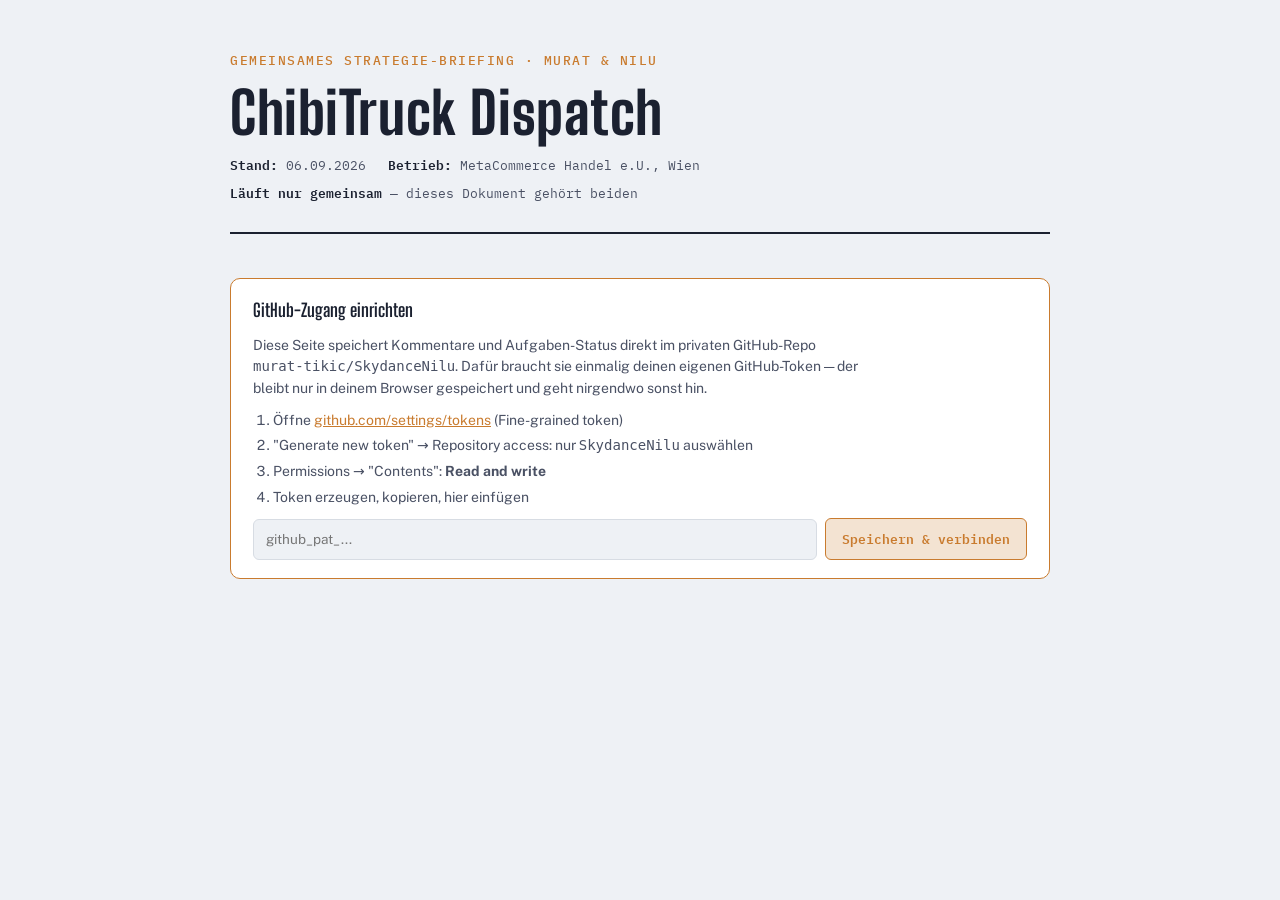
<file: chibitruck-dispatch/index.html>
<!doctype html>
<html lang="de">
<head>
<meta charset="utf-8">
<meta name="viewport" content="width=device-width,initial-scale=1">
<title>ChibiTruck Dispatch</title>
<link rel="stylesheet" href="https://fonts.googleapis.com/css2?family=Big+Shoulders+Display:wght@600;700;800&family=Public+Sans:ital,wght@0,400;0,500;0,600;0,700;1,400&family=IBM+Plex+Mono:wght@400;500;600&display=swap">
<style>
  :root {
    --paper: #eef1f5;
    --paper-raised: #ffffff;
    --ink: #1b2130;
    --ink-soft: #4a5164;
    --line: #d7dce3;
    --accent: #c97b2e;
    --accent-soft: #f3e3d2;
    --good: #3f7d64;
    --good-soft: #dbeae2;
    --risk: #b3524a;
    --risk-soft: #f3dcda;
    --neutral-soft: #e4e7ec;
    --shadow: 0 1px 2px rgba(27,33,48,0.06), 0 8px 24px -12px rgba(27,33,48,0.18);
  }

  @media (prefers-color-scheme: dark) {
    :root {
      --paper: #171b26;
      --paper-raised: #1f2431;
      --ink: #e9ebf2;
      --ink-soft: #a3aac0;
      --line: #333a4c;
      --accent: #e0a15c;
      --accent-soft: #3a2e1e;
      --good: #7fbfa1;
      --good-soft: #21362c;
      --risk: #e08f88;
      --risk-soft: #3a2523;
      --neutral-soft: #2a2f3d;
      --shadow: 0 1px 2px rgba(0,0,0,0.3), 0 8px 24px -12px rgba(0,0,0,0.5);
    }
  }

  * { box-sizing: border-box; }

  html, body {
    background: var(--paper);
    color: var(--ink);
    margin: 0;
    padding: 0;
  }

  body {
    font-family: "Public Sans", system-ui, -apple-system, sans-serif;
    font-size: 16px;
    line-height: 1.55;
    padding: clamp(20px, 4vw, 56px) 0 80px;
  }

  .page {
    max-width: 860px;
    margin: 0 auto;
    padding: 0 20px;
    display: flex;
    flex-direction: column;
    gap: 44px;
  }

  .eyebrow {
    font-family: "IBM Plex Mono", monospace;
    font-size: 12.5px;
    letter-spacing: 0.12em;
    text-transform: uppercase;
    color: var(--accent);
    font-weight: 500;
  }

  h1, h2, h3 {
    font-family: "Big Shoulders Display", system-ui, sans-serif;
    text-wrap: balance;
    margin: 0;
    color: var(--ink);
  }

  /* ---------- Masthead ---------- */
  .masthead {
    display: flex;
    flex-direction: column;
    gap: 14px;
    padding-bottom: 28px;
    border-bottom: 2px solid var(--ink);
  }

  .masthead h1 {
    font-size: clamp(38px, 6vw, 58px);
    font-weight: 800;
    letter-spacing: 0.01em;
    line-height: 0.98;
  }

  .masthead-meta {
    display: flex;
    flex-wrap: wrap;
    gap: 6px 22px;
    font-family: "IBM Plex Mono", monospace;
    font-size: 13px;
    color: var(--ink-soft);
  }

  .masthead-meta strong { color: var(--ink); font-weight: 600; }

  /* ---------- Auth banner ---------- */
  .auth-banner {
    background: var(--paper-raised);
    border: 1px solid var(--accent);
    border-radius: 10px;
    padding: 18px 22px;
    display: flex;
    flex-direction: column;
    gap: 10px;
  }
  .auth-banner h2 { font-size: 18px; }
  .auth-banner p { margin: 0; font-size: 14px; color: var(--ink-soft); max-width: 68ch; }
  .auth-banner ol { margin: 0; padding-left: 20px; font-size: 14px; color: var(--ink-soft); display: flex; flex-direction: column; gap: 4px; }
  .auth-banner a { color: var(--accent); }
  .auth-row { display: flex; gap: 8px; flex-wrap: wrap; align-items: center; }
  .auth-row input[type=password] {
    flex: 1;
    min-width: 240px;
    font: inherit;
    font-size: 13.5px;
    padding: 9px 12px;
    border: 1px solid var(--line);
    border-radius: 6px;
    background: var(--paper);
    color: var(--ink);
  }
  .auth-btn {
    font-family: "IBM Plex Mono", monospace;
    font-size: 12.5px;
    font-weight: 600;
    padding: 9px 16px;
    border-radius: 6px;
    border: 1px solid var(--accent);
    background: var(--accent-soft);
    color: var(--accent);
    cursor: pointer;
  }
  .auth-btn:hover { background: var(--accent); color: #fff; }
  .auth-error { color: var(--risk); font-size: 13px; margin: 0; }

  .signed-in-row {
    display: flex;
    align-items: center;
    gap: 10px;
    flex-wrap: wrap;
    font-family: "IBM Plex Mono", monospace;
    font-size: 12.5px;
    color: var(--ink-soft);
  }
  .signed-in-row b { color: var(--good); }
  .signed-in-row button {
    font-family: inherit;
    font-size: 11px;
    color: var(--ink-soft);
    background: none;
    border: 1px dashed var(--line);
    border-radius: 100px;
    padding: 3px 10px;
    cursor: pointer;
  }
  .signed-in-row button:hover { border-color: var(--risk); color: var(--risk); }

  .locked-note {
    background: var(--neutral-soft);
    border-radius: 8px;
    padding: 40px 24px;
    text-align: center;
    color: var(--ink-soft);
    font-size: 14px;
  }

  /* ---------- Stat strip ---------- */
  .stats {
    display: grid;
    grid-template-columns: repeat(4, 1fr);
    gap: 1px;
    background: var(--line);
    border: 1px solid var(--line);
    border-radius: 10px;
    overflow: hidden;
  }

  .stat {
    background: var(--paper-raised);
    padding: 16px 18px;
    display: flex;
    flex-direction: column;
    gap: 4px;
  }

  .stat-value {
    font-family: "Big Shoulders Display", sans-serif;
    font-size: 30px;
    font-weight: 700;
    font-variant-numeric: tabular-nums;
    line-height: 1;
  }

  .stat-label {
    font-size: 12.5px;
    color: var(--ink-soft);
    letter-spacing: 0.02em;
  }

  /* ---------- Sections ---------- */
  section { display: flex; flex-direction: column; gap: 16px; }

  .section-head {
    display: flex;
    align-items: baseline;
    gap: 14px;
  }

  .section-num {
    font-family: "Big Shoulders Display", sans-serif;
    font-size: 20px;
    font-weight: 700;
    color: var(--accent);
    min-width: 28px;
  }

  .section-head h2 {
    font-size: clamp(24px, 3.4vw, 30px);
    font-weight: 700;
  }

  .section-body {
    padding-left: 42px;
    display: flex;
    flex-direction: column;
    gap: 14px;
  }

  .section-body p { margin: 0; max-width: 65ch; color: var(--ink); }
  .section-body p.sub { color: var(--ink-soft); font-size: 15px; }

  .callout {
    background: var(--paper-raised);
    border: 1px solid var(--line);
    border-left: 3px solid var(--accent);
    border-radius: 8px;
    padding: 14px 18px;
    max-width: 65ch;
    box-shadow: var(--shadow);
  }
  .callout strong { color: var(--accent); }

  .price-row {
    display: flex;
    gap: 18px;
    flex-wrap: wrap;
    font-family: "IBM Plex Mono", monospace;
    font-size: 14px;
  }
  .price-tag {
    background: var(--neutral-soft);
    border-radius: 6px;
    padding: 6px 10px;
    font-variant-numeric: tabular-nums;
  }
  .price-tag.anchor { background: var(--accent-soft); color: var(--accent); font-weight: 600; }

  /* ---------- Channel table ---------- */
  .table-wrap { overflow-x: auto; border: 1px solid var(--line); border-radius: 10px; }
  table { border-collapse: collapse; width: 100%; min-width: 640px; background: var(--paper-raised); }
  thead th {
    text-align: left;
    font-family: "IBM Plex Mono", monospace;
    font-size: 11.5px;
    letter-spacing: 0.06em;
    text-transform: uppercase;
    color: var(--ink-soft);
    padding: 12px 16px;
    border-bottom: 1px solid var(--line);
    background: var(--neutral-soft);
  }
  tbody td {
    padding: 13px 16px;
    border-bottom: 1px solid var(--line);
    font-size: 14.5px;
    vertical-align: top;
  }
  tbody tr:last-child td { border-bottom: none; }
  td.channel { font-weight: 600; white-space: nowrap; }
  td.fee { font-family: "IBM Plex Mono", monospace; font-size: 13px; color: var(--ink-soft); white-space: nowrap; }

  .pill {
    display: inline-flex;
    align-items: center;
    gap: 6px;
    font-size: 12.5px;
    font-weight: 600;
    padding: 3px 10px;
    border-radius: 100px;
    white-space: nowrap;
  }
  .pill::before { content: ""; width: 6px; height: 6px; border-radius: 50%; background: currentColor; }
  .pill.good { background: var(--good-soft); color: var(--good); }
  .pill.ready { background: var(--accent-soft); color: var(--accent); }
  .pill.neutral { background: var(--neutral-soft); color: var(--ink-soft); }
  .pill.risk { background: var(--risk-soft); color: var(--risk); }

  /* ---------- Checklist ---------- */
  .checklist-group h3 {
    font-size: 16px;
    font-weight: 700;
    text-transform: uppercase;
    letter-spacing: 0.04em;
    color: var(--ink-soft);
    font-family: "IBM Plex Mono", monospace;
    margin-bottom: 8px;
  }
  ul.checklist { list-style: none; margin: 0; padding: 0; display: flex; flex-direction: column; gap: 10px; }
  ul.checklist li {
    display: flex;
    align-items: flex-start;
    gap: 12px;
    padding: 10px 14px;
    background: var(--paper-raised);
    border: 1px solid var(--line);
    border-radius: 8px;
    max-width: 68ch;
  }
  ul.checklist li::before {
    content: "";
    flex: none;
    width: 16px;
    height: 16px;
    margin-top: 2px;
    border: 1.5px solid var(--ink-soft);
    border-radius: 4px;
  }
  ul.checklist li span { font-size: 14.5px; }
  ul.checklist li b { font-weight: 600; }

  ul.checklist li.done::before {
    content: "\2713";
    display: flex;
    align-items: center;
    justify-content: center;
    font-size: 11px;
    line-height: 1;
    color: var(--paper-raised);
    background: var(--good);
    border-color: var(--good);
  }
  ul.checklist li.done span { color: var(--ink-soft); text-decoration: line-through; }
  ul.checklist li.done b { color: var(--ink-soft); }

  /* ---------- Risk / footer ---------- */
  .risk-note {
    display: flex;
    gap: 12px;
    background: var(--risk-soft);
    border: 1px solid var(--risk);
    border-radius: 8px;
    padding: 14px 18px;
    max-width: 65ch;
  }
  .risk-note .pill { flex: none; margin-top: 2px; }
  .risk-note p { margin: 0; font-size: 14.5px; color: var(--ink); }

  footer {
    border-top: 1px solid var(--line);
    padding-top: 20px;
    font-size: 12.5px;
    color: var(--ink-soft);
    display: flex;
    flex-direction: column;
    gap: 6px;
  }
  footer a { color: var(--ink-soft); }
  footer a:hover { color: var(--accent); }

  /* ---------- Comments ---------- */
  .comments {
    margin-top: 10px;
    padding-top: 18px;
    border-top: 1px dashed var(--line);
    display: flex;
    flex-direction: column;
    gap: 12px;
  }
  .comment-list { display: flex; flex-direction: column; gap: 10px; }
  .comment-item {
    background: var(--paper-raised);
    border: 1px solid var(--line);
    border-radius: 8px;
    padding: 10px 14px;
    max-width: 68ch;
  }
  .comment-item.frage { border-color: var(--accent); background: var(--accent-soft); }
  .comment-item .meta {
    font-family: "IBM Plex Mono", monospace;
    font-size: 11.5px;
    color: var(--ink-soft);
    display: flex;
    gap: 10px;
    margin-bottom: 4px;
    flex-wrap: wrap;
    justify-content: space-between;
    align-items: center;
  }
  .comment-item .meta-left { display: flex; gap: 10px; align-items: center; flex-wrap: wrap; }
  .comment-item .meta b { color: var(--ink); }
  .comment-item p { margin: 0; font-size: 14px; white-space: pre-wrap; max-width: none; }
  .question-badge {
    font-family: "IBM Plex Mono", monospace;
    font-size: 10.5px;
    font-weight: 700;
    color: var(--accent);
    background: var(--paper-raised);
    border: 1px solid var(--accent);
    border-radius: 100px;
    padding: 1px 8px;
  }
  .comment-del {
    border: none;
    background: none;
    color: var(--ink-soft);
    font-size: 12px;
    cursor: pointer;
    padding: 2px 4px;
    flex: none;
  }
  .comment-del:hover { color: var(--risk); }
  .comment-del.confirm { color: #fff; background: var(--risk); border-radius: 100px; padding: 2px 10px; font-weight: 600; }
  .comment-form { display: flex; flex-direction: column; gap: 8px; max-width: 68ch; }
  .comment-form textarea {
    resize: vertical;
    min-height: 56px;
    font: inherit;
    font-size: 14px;
    padding: 8px 10px;
    border: 1px solid var(--line);
    border-radius: 6px;
    background: var(--paper-raised);
    color: var(--ink);
  }
  .comment-form-row { display: flex; gap: 8px; flex-wrap: wrap; align-items: center; }
  .comment-form-question { display: flex; align-items: center; gap: 6px; font-size: 12.5px; color: var(--ink-soft); }
  .comment-form-question input { width: 14px; height: 14px; accent-color: var(--accent); cursor: pointer; }
  .comment-btn {
    font-family: "IBM Plex Mono", monospace;
    font-size: 12.5px;
    font-weight: 600;
    padding: 7px 14px;
    border-radius: 6px;
    border: 1px solid var(--accent);
    background: var(--accent-soft);
    color: var(--accent);
    cursor: pointer;
  }
  .comment-btn:hover { background: var(--accent); color: #fff; }

  .status {
    position: fixed;
    bottom: 16px;
    right: 16px;
    font-family: "IBM Plex Mono", monospace;
    font-size: 12px;
    padding: 6px 12px;
    border-radius: 100px;
    background: var(--paper-raised);
    border: 1px solid var(--line);
    color: var(--ink-soft);
    opacity: 0;
    transform: translateY(6px);
    transition: opacity .2s, transform .2s;
    pointer-events: none;
    z-index: 10;
  }
  .status.zeig { opacity: 1; transform: translateY(0); }
  .status.fehler { border-color: var(--risk); color: var(--risk); }

  @media (max-width: 620px) {
    .stats { grid-template-columns: repeat(2, 1fr); }
    .section-body { padding-left: 0; }
  }

  a:focus-visible, button:focus-visible { outline: 2px solid var(--accent); outline-offset: 2px; }

  /* ---------- Timeline / Strategy ---------- */
  .strategy-head { display: flex; flex-direction: column; gap: 8px; }
  .strategy-head h2 { font-size: clamp(26px, 3.8vw, 34px); }
  .strategy-head p { max-width: 68ch; color: var(--ink-soft); font-size: 15px; margin: 0; }

  .progress-bar { display: flex; align-items: center; gap: 12px; font-family: "IBM Plex Mono", monospace; font-size: 13px; color: var(--ink-soft); }
  .progress-track { flex: 1; height: 8px; border-radius: 100px; background: var(--neutral-soft); overflow: hidden; }
  .progress-fill { height: 100%; background: var(--accent); border-radius: 100px; transition: width .3s; }

  .timeline { position: relative; display: flex; flex-direction: column; gap: 0; margin-top: 8px; }
  .phase { position: relative; padding: 0 0 34px 34px; }
  .phase:last-child { padding-bottom: 0; }
  .phase::before {
    content: "";
    position: absolute;
    left: 5px; top: 4px; bottom: -4px;
    width: 2px;
    background: var(--line);
  }
  .phase:last-child::before { display: none; }
  .phase-dot {
    position: absolute;
    left: 0; top: 2px;
    width: 12px; height: 12px;
    border-radius: 50%;
    background: var(--paper);
    border: 2px solid var(--accent);
  }
  .phase.komplett .phase-dot { background: var(--good); border-color: var(--good); }
  .phase-top { display: flex; flex-wrap: wrap; align-items: baseline; gap: 8px 14px; margin-bottom: 4px; }
  .phase-top h3 { font-size: 19px; font-weight: 700; }
  .phase-when {
    font-family: "IBM Plex Mono", monospace;
    font-size: 11.5px;
    letter-spacing: 0.04em;
    color: var(--accent);
    background: var(--accent-soft);
    padding: 2px 10px;
    border-radius: 100px;
    white-space: nowrap;
  }
  .phase-goal { font-size: 14px; color: var(--ink-soft); margin: 0 0 12px; max-width: 62ch; }
  .task-list { list-style: none; margin: 0; padding: 0; display: flex; flex-direction: column; gap: 8px; }
  .task-item {
    display: flex;
    align-items: flex-start;
    gap: 10px;
    padding: 9px 12px;
    background: var(--paper-raised);
    border: 1px solid var(--line);
    border-radius: 8px;
    max-width: 66ch;
  }
  .task-item input { margin-top: 2px; width: 16px; height: 16px; accent-color: var(--good); cursor: pointer; flex: none; }
  .task-item span.txt { font-size: 14px; }
  .task-item.done span.txt { color: var(--ink-soft); text-decoration: line-through; }
  .task-item .task-row { display: flex; flex-wrap: wrap; align-items: center; gap: 8px; flex: 1; }
  .claim-tag {
    font-family: "IBM Plex Mono", monospace;
    font-size: 11px;
    font-weight: 600;
    color: var(--good);
    background: var(--good-soft);
    border-radius: 100px;
    padding: 2px 9px;
    cursor: pointer;
    white-space: nowrap;
    border: none;
  }
  .claim-btn {
    font-family: "IBM Plex Mono", monospace;
    font-size: 11px;
    color: var(--ink-soft);
    background: none;
    border: 1px dashed var(--line);
    border-radius: 100px;
    padding: 2px 9px;
    cursor: pointer;
    white-space: nowrap;
  }
  .claim-btn:hover { border-color: var(--accent); color: var(--accent); }
  .claim-tag.confirm { background: var(--risk); color: #fff; }
  .claim-input-row { display: inline-flex; gap: 6px; align-items: center; }
  .claim-input-row input {
    font: inherit;
    font-size: 12.5px;
    padding: 3px 8px;
    border: 1px solid var(--line);
    border-radius: 100px;
    background: var(--paper-raised);
    color: var(--ink);
    width: 120px;
  }
  .claim-ok {
    font-family: "IBM Plex Mono", monospace;
    font-size: 11px;
    font-weight: 600;
    color: #fff;
    background: var(--good);
    border: none;
    border-radius: 100px;
    padding: 3px 10px;
    cursor: pointer;
  }

  .questions-panel {
    background: var(--paper-raised);
    border: 1px solid var(--accent);
    border-radius: 10px;
    padding: 14px 18px;
    display: flex;
    flex-direction: column;
    gap: 8px;
  }
  .questions-panel h3 { font-size: 15px; }
  .questions-panel ul { list-style: none; margin: 0; padding: 0; display: flex; flex-direction: column; gap: 6px; }
  .questions-panel li a {
    font-size: 13.5px;
    color: var(--ink);
    text-decoration: none;
    display: flex;
    gap: 8px;
    align-items: baseline;
  }
  .questions-panel li a:hover { color: var(--accent); }
  .questions-panel .qwo { font-family: "IBM Plex Mono", monospace; font-size: 11px; color: var(--ink-soft); white-space: nowrap; }
  .milestone {
    margin-top: 8px;
    display: flex;
    gap: 12px;
    background: var(--accent-soft);
    border: 1px solid var(--accent);
    border-radius: 8px;
    padding: 14px 18px;
    max-width: 65ch;
  }
  .milestone p { margin: 0; font-size: 14.5px; color: var(--ink); }
  .milestone b { color: var(--accent); }

  .detail-head { display: flex; flex-direction: column; gap: 6px; padding-top: 8px; border-top: 2px solid var(--ink); }
  .detail-head h2 { font-size: clamp(22px, 3vw, 28px); }
  .detail-head p { margin: 0; color: var(--ink-soft); font-size: 14px; }

  [hidden] { display: none !important; }
</style>
</head>
<body>

<div class="page">

  <div class="masthead">
    <div class="eyebrow">Gemeinsames Strategie-Briefing · Murat &amp; Nilu</div>
    <h1>ChibiTruck Dispatch</h1>
    <div class="masthead-meta">
      <span><strong>Stand:</strong> 06.09.2026</span>
      <span><strong>Betrieb:</strong> MetaCommerce Handel e.U., Wien</span>
      <span><strong>Läuft nur gemeinsam</strong> — dieses Dokument gehört beiden</span>
    </div>
  </div>

  <div class="auth-banner" id="auth-banner" hidden>
    <h2>GitHub-Zugang einrichten</h2>
    <p>Diese Seite speichert Kommentare und Aufgaben-Status direkt im privaten GitHub-Repo <code>murat-tikic/SkydanceNilu</code>. Dafür braucht sie einmalig deinen eigenen GitHub-Token — der bleibt nur in deinem Browser gespeichert und geht nirgendwo sonst hin.</p>
    <ol>
      <li>Öffne <a href="https://github.com/settings/tokens?type=beta" target="_blank" rel="noopener">github.com/settings/tokens</a> (Fine-grained token)</li>
      <li>"Generate new token" → Repository access: nur <code>SkydanceNilu</code> auswählen</li>
      <li>Permissions → "Contents": <b>Read and write</b></li>
      <li>Token erzeugen, kopieren, hier einfügen</li>
    </ol>
    <div class="auth-row">
      <input type="password" id="token-input" placeholder="github_pat_...">
      <button class="auth-btn" id="token-save">Speichern &amp; verbinden</button>
    </div>
    <p class="auth-error" id="auth-error" hidden></p>
  </div>

  <div class="signed-in-row" id="signed-in-row" hidden>
    <span>Verbunden als <b id="gh-username">…</b></span>
    <button id="token-clear">Token entfernen</button>
    <button id="manual-refresh">Aktualisieren</button>
  </div>

  <div id="locked-note" class="locked-note" hidden>Zum Ansehen und Bearbeiten bitte oben den GitHub-Token einrichten.</div>

  <div id="app-content" hidden>

    <div id="questions-panel"></div>

    <div class="stats">
      <div class="stat">
        <div class="stat-value">?</div>
        <div class="stat-label">ChibiTrucks im Lager — noch ungezählt</div>
      </div>
      <div class="stat">
        <div class="stat-value">1 / 8</div>
        <div class="stat-label">Vertriebskanäle aktiv genutzt</div>
      </div>
      <div class="stat">
        <div class="stat-value">04/25</div>
        <div class="stat-label">Letzte Bestellung (Shopify)</div>
      </div>
      <div class="stat">
        <div class="stat-value">0 €</div>
        <div class="stat-label">Ausgegeben für ungenutzten Ads-Plan</div>
      </div>
    </div>

    <section>
      <div class="strategy-head">
        <span class="eyebrow">Strategie &amp; Zeitachse</span>
        <h2>Vom Optimieren zum Live-Start</h2>
        <p>Vier Phasen, ein Ziel: alle Kanäle laufen, bevor die Google-Trends-Weihnachtsrampe einsetzt (Peak Ende Nov./Anfang Dez.). Häkchen setzen — der Fortschritt wird direkt im gemeinsamen Repo gespeichert.</p>
      </div>
      <div id="timeline-progress"></div>
      <div class="timeline" id="timeline"></div>
    </section>

    <div class="detail-head">
      <span class="eyebrow">Hintergrund &amp; Details</span>
      <h2>Alles Wissen je Bereich</h2>
      <p>Die Begründung, Zahlen und Kommentare hinter der Strategie oben — nach Themen sortiert.</p>
    </div>

    <div id="sections"></div>

    <footer>
      <span>Quellen: WKO/social.at/branchenblatt.at (TikTok Shop AT), Whatnot Blog + Help Center (Live-Selling Europa), check-app.de/kleidio.com (Vinted/Willhaben/Kleinanzeigen-Vergleich), eBay-Preisrecherche RC-Mini-Trucks — Stand 06.09.2026, jeweils zum Recherchezeitpunkt.</span>
      <span>Daten liegen in <code>murat-tikic/SkydanceNilu/dispatch-state.json</code> — geschrieben mit deinem eigenen GitHub-Token.</span>
    </footer>

  </div>

</div>

<div class="status" id="status">bereit</div>

<script>
(function(){
  "use strict";

  var OWNER = "murat-tikic";
  var REPO = "SkydanceNilu";
  var PATH = "dispatch-state.json";
  var BRANCH = "main";
  var API = "https://api.github.com/repos/" + OWNER + "/" + REPO + "/contents/" + PATH;
  var TOKEN_KEY = "chibitruck_gh_pat";

  var SECTIONS = [
    {
      id: "0", num: "0", title: "Shopify optimieren — jetzt Priorität",
      body: '<p>Bevor neue Kanäle Traffic bringen, muss die Hauptseite bereit sein, ihn zu verwandeln. Aus dem SEO/GEO-Audit + Google-Trends-Check (06.09.2026) ergeben sich zwei Ebenen: Texte/Schema, die sofort vorbereitet werden können — und ein Punkt, der Shopify-Admin- bzw. Google-Zugriff braucht.</p>' +
        '<div class="callout"><strong>Prio 1: Google Merchant Center.</strong> Ungeprüft, ob der Sales-Channel "Google &amp; YouTube" in Shopify aktiv ist. Das ist der schnellste Weg zu Google-Sichtbarkeit (Shopping-Tab, Bildersuche) — er umgeht das Backlink-/Autoritätsproblem komplett, während organisches Ranking gegen Amazon &amp; Co. realistisch Monate dauert. Ohne Merchant-Center-Feed bleibt "hoch gelistet werden" auf Google im Kern ein Zeitproblem, kein Text-Problem.</div>' +
        '<p class="sub">Copy-paste-fertig — jemand mit Shopify-Adminzugriff muss es nur noch einfügen:</p>' +
        '<div class="table-wrap"><table><thead><tr><th>Seite</th><th>Neuer Title</th></tr></thead><tbody>' +
        '<tr><td class="channel">Homepage</td><td>ChibiTruck – Ferngesteuerter Mini-Truck als Geschenk | Gratis Versand AT &amp; DE</td></tr>' +
        '<tr><td class="channel">/products/tinytruck</td><td>ChibiTruck RC Mini-Truck – 22 cm, Scheinwerfer, 3 Std. Akku | €59,95</td></tr>' +
        '<tr><td class="channel">/products/chibitruck-tresor</td><td>ChibiTruck Tresor – RC Mini-Truck mit Verstaufach | €59,95</td></tr>' +
        '</tbody></table></div>' +
        '<p class="sub">Meta-Descriptions (Ziel: 150–160 Zeichen):</p>' +
        '<div class="callout"><b>Homepage:</b> „Der ChibiTruck: robuster ferngesteuerter Mini-Truck für drinnen &amp; draußen. Scheinwerfer, Offroad-Fahrwerk, 3&nbsp;Std. Akkulaufzeit. Gratis Versand AT/DE, 15 Tage Rückgaberecht.“<br><b>Produktseiten:</b> „Der ChibiTruck ist ein realistischer RC-Mini-Truck mit Scheinwerfern und Offroad-Fahrwerk — perfekt als Geschenk. €59,95, gratis Versand, 15 Tage Rückgaberecht.“</div>' +
        '<p class="sub">Weitere Fixes aus dem Audit (jeweils in Shopify-Admin bzw. Judge.me-App):</p>' +
        '<ul class="checklist">' +
        '<li><span><b>Alt-Texte</b> für Produktbilder ergänzen (40 von 50 Bildern aktuell leer) — Muster: „ChibiTruck ferngesteuerter Mini-Truck, Offroad-Fahrt im Matsch“, „ChibiTruck Tresor, Frontansicht mit Scheinwerfern“.</span></li>' +
        '<li><span><b>AggregateRating aktivieren:</b> in der Judge.me-App unter Einstellungen → Rich Snippets/SEO einschalten — die 31 Bewertungen sind schon da, nur unmarkiert. Bringt Sterne direkt im Google-Suchergebnis.</span></li>' +
        '<li><span><b>FAQPage-Schema</b> auf /pages/faq ergänzen (JSON-LD mit den vorhandenen Fragen „Was genau ist der Chibi Truck?“ usw. — Antworttext 1:1 aus der Live-Seite übernehmen, nicht neu formulieren).</span></li>' +
        '<li><span><b>Homepage-H1</b> als echten Text setzen (aktuell nur das Logo-Bild), doppelte H1 auf FAQ/Über-uns-Seite auflösen.</span></li>' +
        '<li><span><b>hreflang</b> von generisch „de“ auf „de-AT“ + „de-DE“ schärfen — Deutschland ist der größere Markt und wird aktuell nicht gezielt adressiert.</span></li>' +
        '</ul>'
    },
    {
      id: "1", num: "1", title: "ChibiTrucks",
      body: '<p>Shop funktioniert nachweislich (Checkout getestet), Bewertungen sind stark (4,33★ / 4,87★), Rabattcode <b>CHIBITRUCK10</b> konvertiert seit Monaten zuverlässig. Verkäufe liefen aktiv Ende Feb.–Ende Apr. 2025, dann Stillstand — nicht weil der Shop kaputt ist, sondern weil kein Traffic mehr ankommt.</p>' +
        '<p class="sub">Preis-Einordnung ggü. Markt (eBay-Vergleich RC-Mini-Trucks, Sept. 2026):</p>' +
        '<div class="price-row"><span class="price-tag">Markt gesamt: 9,95–90,99 €</span><span class="price-tag">Massenware Ø: 20–45 €</span><span class="price-tag">Typisch rabattiert: −50 %</span><span class="price-tag anchor">ChibiTruck: 59,95 €</span></div>' +
        '<div class="callout"><strong>Preis halten, nicht senken.</strong> 59,95 € liegt am oberen Rand des Massenmarkts — das trägt nur, solange die Story "Durable Fun" (langlebig statt Wegwerf-Plastik) stärker verkauft wird als der Preis. CHIBITRUCK10 bleibt der reale Kaufanreiz in Ads, nicht ein neuer Dauerrabatt auf der Seite.</div>' +
        '<p>Sofort-Hebel: Die fertige FB-Ads-Strategie aus dem Drive (Broad DACH 30–55, getrennte Sets Väter/Geschenk-Käuferinnen, 3-2-2-Creative-Test, 20–30 €/Tag, Scaling erst ab ROAS&nbsp;&gt;&nbsp;2,5) ist bereits geschrieben — inklusive Rohvideos und Sound-Assets. Sie muss nur reaktiviert, nicht neu erfunden werden. Volle Tabelle: <code>Projekte/SkydanceNilu/FB_ADS_STRATEGIE.md</code>.</p>' +
        '<p class="sub">Realistische Meta-Ads-Benchmarks DACH 2026 (aus Nilus Analyse):</p>' +
        '<div class="price-row"><span class="price-tag">CPM Median: ~6 €</span><span class="price-tag anchor">CPM Q4: bis 32 € (5× Baseline)</span><span class="price-tag">CPC gutes Creative: ~0,40 €</span><span class="price-tag">CTR: ~1,5 %</span></div>' +
        '<div class="callout"><strong>Budget-Staffelung:</strong> Creative-Tests 20–30 €/Tag (erst nach Margin-Klärung) → Ramp-Up Mitte Oktober 50–80 €/Tag → Q4-Peak (Black Friday/Weihnachten) 100–200 €/Tag bei ROAS&nbsp;&gt;&nbsp;2,5. Q4-CPMs steigen stark — früh starten, Creatives vorher testen, erste 72h nur beobachten statt skalieren.</div>' +
        '<div class="callout"><strong>Timing-Deadline aus Google Trends (AT, 12 Monate):</strong> "ferngesteuertes auto" zeigt klare Saisonalität — Baseline ~35–55, Spitze Ende Nov.–Ende Dez. (Peak 100 am 07.12.2025). Klassisches Weihnachts-Geschenke-Suchverhalten, deckt sich mit dem "perfektes Geschenk"-Winkel. Alles (Ads, Kanäle, Shopify-Fixes) sollte <b>vor Mitte November</b> live sein, sonst wird die Rampe verpasst. "ChibiTruck" als Markenname wird dagegen praktisch gar nicht gesucht (flache Null übers Jahr) — auf den Markennamen zu ranken bringt allein noch keine neuen Käufer:innen.</div>' +
        '<p class="sub">Preis-Segmentierung mit benannten Wettbewerbern (aus Nilus Markt-Analyse, 06.09.2026):</p>' +
        '<div class="table-wrap"><table><thead><tr><th>Segment</th><th>Preisspanne</th><th>Beispiele</th><th>Einordnung</th></tr></thead><tbody>' +
        '<tr><td>Entry (qualitätsschwach)</td><td class="fee">&lt; 42 €</td><td>Temu, generische Amazon-Marken</td><td><span class="pill neutral">andere Zielgruppe</span></td></tr>' +
        '<tr><td class="channel">ChibiTruck-Segment</td><td class="fee">43–65 €</td><td>VATOS, HELIFAR, Hot Wheels Tiger Shark</td><td><span class="pill ready">direkte Konkurrenz</span></td></tr>' +
        '<tr><td>Premium/Hobby-Grade</td><td class="fee">&gt; 200 €</td><td>Traxxas, Arrma</td><td><span class="pill neutral">andere Zielgruppe</span></td></tr>' +
        '</tbody></table></div>' +
        '<div class="callout"><strong>Kritisch:</strong> 59,95 € ist marktgerecht, aber der "Durable Fun"-Claim ist nirgendwo auf chibitruck.at belegt — kein Vergleichsvideo, kein Materialtest, kein konkreter Qualitätsnachweis. Temu bietet optisch ähnliche Trucks für 15–25 €. Die Positionierung hält nur über sichtbaren Content (Video, Whatnot-Live-Demos), nicht über den Preis allein.</div>'
    },
    {
      id: "2", num: "2", title: "Weitere Produkte",
      body: '<p><b>Frauenkleidung (Gr. S/M, guter Zustand):</b> Vinted ist für Einzelstück-Kleidung die richtige Wahl — keine Verkäufergebühr (Käufer zahlt ~5&nbsp;%+0,70&nbsp;€ Schutzgebühr), größte zielgruppenspezifische Community, Versandlabel inklusive. Willhaben/Kleinanzeigen sind nur bei Abholung oder ganzen Kartons konkurrenzfähig, nicht bei Einzelteilen mit Versand.</p>' +
        '<p><b>LED-Lampe & Schlüsselanhänger:</b> Einzelwert zu gering für einen eigenen Kanal. Besser als Gratis-Beigabe in ChibiTruck-Bestellungen einsetzen — passt direkt in den bestehenden "perfektes Geschenk"-Winkel der Ads. Restmenge notfalls als Sammel-Listing auf Willhaben/Shpock.</p>'
    },
    {
      id: "3", num: "3", title: "Vertriebsquellen",
      body: '<div class="table-wrap"><table><thead><tr><th>Kanal</th><th>Status</th><th>Passt zu</th><th>Gebühren</th><th>Aufwand bis live</th></tr></thead><tbody>' +
        '<tr><td class="channel">Shopify (chibitruck.at)</td><td><span class="pill good">läuft bereits</span></td><td>Trucks</td><td class="fee">Standard Shopify-Fees</td><td>0 — schon da</td></tr>' +
        '<tr><td class="channel">Whatnot (Live-Auktion)</td><td><span class="pill ready">startklar seit 2025</span></td><td>Trucks (Live-Demo!)</td><td class="fee">Provision p. Verkauf</td><td>Bewerbung + 1. Show</td></tr>' +
        '<tr><td class="channel">TikTok Shop AT</td><td><span class="pill ready">live seit 15.06.2026</span></td><td>Trucks + Kleidung</td><td class="fee">Reg. gratis, Provision/Sale</td><td>Onboarding + GPSR</td></tr>' +
        '<tr><td class="channel">Vinted</td><td><span class="pill ready">startklar</span></td><td>Kleidung</td><td class="fee">0 € (Verkäufer)</td><td>Konto + Fotos</td></tr>' +
        '<tr><td class="channel">Willhaben / Shpock</td><td><span class="pill ready">startklar</span></td><td>Kleidung, LED/Anhänger, lokaler Truck-Verkauf</td><td class="fee">0 €</td><td>Anzeige einstellen</td></tr>' +
        '<tr><td class="channel">Facebook Marketplace</td><td><span class="pill ready">startklar</span></td><td>lokaler Truck-Verkauf (parallel zu Willhaben)</td><td class="fee">0 €</td><td>Anzeige einstellen</td></tr>' +
        '<tr><td class="channel">eBay</td><td><span class="pill neutral">nachrangig</span></td><td>Nur Sammler-/Nischenteile</td><td class="fee">privat oft 0 €</td><td>—</td></tr>' +
        '<tr><td class="channel">Reddit (passiv)</td><td><span class="pill neutral">nur organisch</span></td><td>Erwähnung in passenden Threads</td><td class="fee">—</td><td>kein Ads-Kanal, kein eigenes Listing</td></tr>' +
        '</tbody></table></div>'
    },
    {
      id: "4", num: "4", title: "Schneller Abverkauf",
      body: '<div class="checklist-group"><h3>Heute</h3><ul class="checklist">' +
        '<li><span><b>Bestandsaufnahme mit Nilu</b> — echte Stückzahl ChibiTruck (+ ggf. weitere Restposten) zählen. Alles Weitere baut darauf auf, aktuell nur geschätzt.</span></li>' +
        '<li><span><b>Willhaben-Anzeige</b> für lokalen ChibiTruck-Abverkauf in Wien — sofort zusätzlich zu Shopify, ohne Wartezeit.</span></li>' +
        '<li><span><b>Facebook-Marketplace-Anzeige</b> parallel zu Willhaben einstellen — gleiche Fotos/Text, zweiter kostenloser lokaler Kanal.</span></li>' +
        '<li><span><b>Vinted-Konto</b> anlegen, erste 5–10 Kleidungsteile fotografieren & einstellen.</span></li>' +
        '<li><span><b>Whatnot-Verkäuferkonto</b> beantragen — Prüfung dauert oft ein paar Tage, deshalb jetzt anstoßen.</span></li>' +
        '<li><span><b>FB-Ads-Kampagne</b> aus dem bestehenden Sheet — Videos & Sounds liegen bereit, aber <b>zuerst mit Nilu abstimmen</b> (Zugriff aufs Werbekonto, Budgetfreigabe), bevor etwas live geschaltet wird.</span></li>' +
        '</ul></div>' +
        '<div class="checklist-group"><h3>Diese Woche</h3><ul class="checklist">' +
        '<li><span><b>TikTok Shop AT</b> registrieren — Gewerbeanmeldung, UID, IBAN und GPSR-Angaben bereithalten.</span></li>' +
        '<li><span>Erste <b>Whatnot-Live-Show</b> planen, Rohvideos aus dem Drive als Vorlage/Skript nutzen.</span></li>' +
        '<li><span><b>LED-Lampe & Schlüsselanhänger</b> als Gratis-Bundle in Shopify mit dem ChibiTruck verknüpfen.</span></li>' +
        '<li><span><b>Preis-Check</b>: 3–5 Konkurrenz-Listings auf eBay/Temu wöchentlich beobachten, Positionierung nicht über den Preis verwässern.</span></li>' +
        '</ul></div>' +
        '<div class="risk-note"><span class="pill risk">Offen</span><p><b>Bestand unbekannt:</b> Die reale Stückzahl der ChibiTrucks ist nicht gezählt — Mehrfach-Listing auf Willhaben, FB Marketplace, Whatnot und Shopify gleichzeitig kann sonst zu Überverkauf führen. Erst zählen, dann auf mehreren Kanälen parallel anbieten.</p></div>' +
        '<div class="risk-note"><span class="pill risk">Offen</span><p><b>GPSR-Konformität</b> (CE-Kennzeichnung, verantwortliche Person in der EU, Sicherheitshinweise) vor dem TikTok-Shop-Listing prüfen — für Elektronikspielzeug seit Dez. 2024 Pflicht. Zusätzlich weiterhin offen: wer hat Zugriff auf den Shopify-Adminbereich und das bestehende Werbeanzeigenkonto?</p></div>'
    },
    {
      id: "5", num: "5", title: "GitHub-Kooperation",
      body: '<p><b>Dieses Projekt läuft nur gemeinsam mit Nilu.</b> Kanonisches Repo ist <b>murat-tikic/SkydanceNilu</b> (privat) — Nilu ist dort als Collaborator eingetragen. Diese Seite hier speichert direkt in dieses Repo (Datei <code>dispatch-state.json</code>), mit dem jeweils eigenen GitHub-Token.</p>' +
        '<div class="callout"><strong>Nilus eigene Analyse (06.09.2026):</strong> Ihr "NILU-AGENT OS" hat mit 3 Sub-Agenten (Strategie/GitHub/Markt) <code>ANALYSE.md</code> + <code>chibitruck-analyse.html</code> ins Repo committed. Die wichtigsten neuen Punkte (COGS/Margin-Blocker, Frage nach dem Ads-Stopp April 2025, Preis-Konkurrenz, Ads-Benchmarks) sind bereits oben eingearbeitet — Volltext siehe die Dateien direkt im Repo.</div>' +
        '<ul class="checklist">' +
        '<li><span><b>Zwei-Repo-Drift auflösen:</b> beide Analysen (Murat wie Nilu) kommen unabhängig zum selben Schluss — <code>murat-tikic/SkydanceNilu</code> als einzige kanonische Quelle behandeln, die Kopie in <code>nilu-agent-os</code> entweder als reinen Lese-Spiegel führen oder ganz entfernen.</span></li>' +
        '</ul>' +
        '<p class="sub">Empfohlener Tech-Stack aus ihrer GitHub-Recherche (Priorität nach Nutzen):</p>' +
        '<ul class="checklist">' +
        '<li><span><b>GeLi2001/shopify-mcp</b> (★238) — Shopify-Admin-API als MCP-Server: Lagerstand, Preise, Draft Orders direkt aus Claude Code, ohne Browser-Login. Priorität 1 — braucht nur den Admin-API-Token (<code>shpat_...</code>) von Nilu.</span></li>' +
        '<li><span><b>facebook/facebook-python-business-sdk</b> (★1589, offiziell) — Meta-Ads-Kampagnen, Targeting, Reporting und Budget-Anpassung automatisiert statt manuell im Ads Manager.</span></li>' +
        '</ul>'
    }
  ];

  var PHASES = [
    {
      id: "p1", num: "1", title: "Fundament legen",
      when: "08.–14.09.2026 · Woche 1",
      goal: "Bestand kennen, Shopify sichtbar machen, kostenlose Kanäle anstoßen.",
      tasks: [
        {id: "p1-1", text: "Bestandsaufnahme mit Nilu — echte Stückzahl ChibiTruck (+ Restposten) zählen"},
        {id: "p1-2", text: "Google Merchant Center prüfen/einrichten (Sales Channel „Google & YouTube“ in Shopify aktivieren)"},
        {id: "p1-3", text: "Shopify-SEO-Fixes eintragen: Titles, Meta-Descriptions, Alt-Texte, AggregateRating, FAQPage-Schema, H1, hreflang"},
        {id: "p1-4", text: "Willhaben-Anzeige für lokalen ChibiTruck-Abverkauf einstellen"},
        {id: "p1-5", text: "Facebook-Marketplace-Anzeige parallel einstellen"},
        {id: "p1-6", text: "Vinted-Konto anlegen, erste 5–10 Kleidungsteile einstellen"},
        {id: "p1-7", text: "Whatnot-Verkäuferkonto beantragen (Prüfung dauert Tage — jetzt anstoßen)"},
        {id: "p1-8", text: "COGS/Einkaufspreis pro ChibiTruck ermitteln — ohne Marge ist das ROAS-Ziel 2,5 aussagelos (aus Nilus Strategie-Analyse, 06.09.2026)"},
        {id: "p1-9", text: "Klären: Warum wurden die FB-Ads im April 2025 gestoppt? (Budget, ROAS, Kontosperre?) — vor Neustart beantworten, sonst wiederholt sich der Fehler mit echtem Geld"}
      ]
    },
    {
      id: "p2", num: "2", title: "Kostenlose Kanäle scharf schalten",
      when: "15.–21.09.2026 · Woche 2",
      goal: "TikTok Shop und Whatnot live, Compliance-Pflichten abgehakt.",
      tasks: [
        {id: "p2-1", text: "GPSR-Konformität klären (CE-Kennzeichnung, EU-Verantwortliche Person, Sicherheitshinweise) — Pflicht vor TikTok-Shop-Listing"},
        {id: "p2-2", text: "TikTok Shop AT registrieren (Gewerbeanmeldung, UID, IBAN, GPSR-Angaben)"},
        {id: "p2-3", text: "Erste Whatnot-Live-Show durchführen (Rohvideos aus dem Drive als Skript)"},
        {id: "p2-4", text: "LED-Lampe & Schlüsselanhänger als Gratis-Bundle in Shopify verknüpfen"}
      ]
    },
    {
      id: "p3", num: "3", title: "FB-Ads-Kampagne live schalten",
      when: "22.09.–05.10.2026 · Woche 3–4",
      goal: "Die fertige Ads-Strategie aus dem Drive reaktivieren, nicht neu erfinden.",
      tasks: [
        {id: "p3-1", text: "Werbekonto-Zugriff & Budgetfreigabe mit Nilu klären, bevor etwas live geschaltet wird"},
        {id: "p3-2", text: "FB-Ads-Strategie aus Drive (Ecommerce MT/Facebook) reaktivieren: Broad DACH 30–55, getrennte Sets Väter/Geschenk-Käuferinnen"},
        {id: "p3-3", text: "3-2-2-Creative-Test aufsetzen (3 Videos, 2 Headlines, 2 Primary Texts) mit den vorhandenen Rohvideos"},
        {id: "p3-4", text: "CAPI (Conversions API) + Pixel-Tracking prüfen, bevor Budget fließt"},
        {id: "p3-5", text: "Kampagne mit 20–30 €/Tag starten, Hook-Rate (3s Views) & ROAS ab Tag 1 beobachten"}
      ]
    },
    {
      id: "p4", num: "4", title: "Skalieren vor der Weihnachts-Rampe",
      when: "06.10.–14.11.2026",
      goal: "Alle Kanäle parallel, Budget nur bei belegter Performance erhöhen.",
      tasks: [
        {id: "p4-1", text: "Scaling nur bei ROAS > 2,5 — Budget alle 48h um max. 20 % erhöhen"},
        {id: "p4-2", text: "Retargeting/DPA für Warenkorb-Abbrecher aktivieren"},
        {id: "p4-3", text: "Wöchentlicher Preis-Check gegen eBay/Temu — Positionierung nicht über den Preis verwässern"},
        {id: "p4-4", text: "Bestand über alle Kanäle im Blick behalten (Willhaben, FB Marketplace, Whatnot, Shopify, TikTok) — Überverkauf vermeiden"}
      ]
    }
  ];

  var DEFAULT_STATE = { comments: {}, tasks: {}, claims: {} };

  var STATE = JSON.parse(JSON.stringify(DEFAULT_STATE));
  var currentSha = null;
  var ghUsername = null;
  var armed = {};
  var armedTimers = {};
  var activeClaimInput = null;
  var busy = false;
  var pollTimer = null;

  SECTIONS.forEach(function(s){ STATE.comments[s.id] = []; });
  PHASES.forEach(function(p){ STATE.comments[p.id] = []; });

  var SCOPE_LABELS = {};
  SECTIONS.forEach(function(s){ SCOPE_LABELS[s.id] = s.title; });
  PHASES.forEach(function(p){ SCOPE_LABELS[p.id] = "Phase " + p.num + " — " + p.title; });

  function escapeHtml(s){
    return String(s).replace(/[&<>"']/g, function(c){
      return {"&":"&amp;","<":"&lt;",">":"&gt;",'"':"&quot;","'":"&#39;"}[c];
    });
  }

  function fmtTs(iso){
    try {
      var d = new Date(iso);
      return d.toLocaleString("de-AT", {dateStyle:"medium", timeStyle:"short"});
    } catch(e){ return iso; }
  }

  function utf8ToB64(str){
    return btoa(unescape(encodeURIComponent(str)));
  }
  function b64ToUtf8(b64){
    return decodeURIComponent(escape(atob(b64.replace(/\n/g, ""))));
  }

  function getToken(){ return localStorage.getItem(TOKEN_KEY) || ""; }
  function setToken(t){ localStorage.setItem(TOKEN_KEY, t); }
  function clearToken(){ localStorage.removeItem(TOKEN_KEY); }

  function ghHeaders(){
    return {
      "Authorization": "token " + getToken(),
      "Accept": "application/vnd.github+json"
    };
  }

  function showStatus(text, isError){
    var el = document.getElementById("status");
    el.textContent = text;
    el.className = "status zeig" + (isError ? " fehler" : "");
    clearTimeout(showStatus._t);
    showStatus._t = setTimeout(function(){ el.className = "status"; }, 2400);
  }

  function normalizeState(obj){
    var out = { comments: {}, tasks: {}, claims: {} };
    if (obj && obj.comments) out.comments = obj.comments;
    if (obj && obj.tasks) out.tasks = obj.tasks;
    if (obj && obj.claims) out.claims = obj.claims;
    SECTIONS.forEach(function(s){ if (!out.comments[s.id]) out.comments[s.id] = []; });
    PHASES.forEach(function(p){ if (!out.comments[p.id]) out.comments[p.id] = []; });
    return out;
  }

  function ghGetFile(){
    return fetch(API + "?ref=" + BRANCH, { headers: ghHeaders() }).then(function(res){
      if (res.status === 404) {
        return { json: JSON.parse(JSON.stringify(DEFAULT_STATE)), sha: null };
      }
      if (!res.ok) {
        return res.json().catch(function(){ return {}; }).then(function(body){
          var err = new Error((body && body.message) || ("HTTP " + res.status));
          err.status = res.status;
          throw err;
        });
      }
      return res.json().then(function(body){
        var content = JSON.parse(b64ToUtf8(body.content));
        return { json: content, sha: body.sha };
      });
    });
  }

  function ghPutFile(contentObj, sha, message){
    var body = {
      message: message,
      content: utf8ToB64(JSON.stringify(contentObj, null, 2)),
      branch: BRANCH
    };
    if (sha) body.sha = sha;
    return fetch(API, {
      method: "PUT",
      headers: Object.assign({ "Content-Type": "application/json" }, ghHeaders()),
      body: JSON.stringify(body)
    }).then(function(res){
      if (!res.ok) {
        return res.json().catch(function(){ return {}; }).then(function(errBody){
          var err = new Error((errBody && errBody.message) || ("HTTP " + res.status));
          err.status = res.status;
          throw err;
        });
      }
      return res.json();
    });
  }

  function withRemoteMutation(message, mutateFn){
    if (busy) return;
    busy = true;
    showStatus("speichere …");
    var attempts = 0;

    function attempt(){
      attempts++;
      return ghGetFile().then(function(res){
        var remote = normalizeState(res.json);
        mutateFn(remote);
        return ghPutFile(remote, res.sha, message).then(function(putRes){
          STATE = remote;
          currentSha = putRes.content && putRes.content.sha;
          busy = false;
          renderAll();
          showStatus("gespeichert");
        });
      }).catch(function(err){
        if (err.status === 409 && attempts < 4) {
          return attempt();
        }
        busy = false;
        if (err.status === 401 || err.status === 403) {
          showStatus("Zugriff verweigert — Token prüfen", true);
        } else {
          showStatus("Fehler beim Speichern", true);
        }
      });
    }
    return attempt();
  }

  function loadState(){
    showStatus("lade …");
    return ghGetFile().then(function(res){
      STATE = normalizeState(res.json);
      currentSha = res.sha;
      showStatus("bereit");
      renderAll();
    }).catch(function(err){
      if (err.status === 401 || err.status === 403 || err.status === 404) {
        showAuthError("Zugriff fehlgeschlagen (" + (err.status || "?") + "): " + err.message + " — Token/Repo-Rechte prüfen.");
        showAuthBanner();
      } else {
        showStatus("Fehler beim Laden", true);
      }
    });
  }

  function fetchGhUser(){
    return fetch("https://api.github.com/user", { headers: ghHeaders() }).then(function(res){
      if (!res.ok) throw new Error("HTTP " + res.status);
      return res.json();
    }).then(function(u){
      ghUsername = u.login;
      return u.login;
    });
  }

  function arm(key){
    armed[key] = true;
    clearTimeout(armedTimers[key]);
    armedTimers[key] = setTimeout(function(){ delete armed[key]; renderAll(); }, 4000);
  }
  function disarm(key){ delete armed[key]; clearTimeout(armedTimers[key]); }

  function renderComments(id){
    var list = STATE.comments[id] || [];
    var itemsHtml = list.map(function(c){
      var delKey = 'del:' + id + ':' + c.id;
      var delBtn = armed[delKey]
        ? '<button class="comment-del confirm" data-scope="' + id + '" data-id="' + c.id + '" title="Klicke erneut zum Bestätigen">Wirklich löschen?</button>'
        : '<button class="comment-del" data-scope="' + id + '" data-id="' + c.id + '" title="Kommentar löschen">Löschen</button>';
      return '<div class="comment-item' + (c.question ? ' frage' : '') + '">' +
        '<div class="meta"><div class="meta-left"><b>' + escapeHtml(c.author) + '</b><span>' + escapeHtml(fmtTs(c.ts)) + '</span>' +
        (c.question ? '<span class="question-badge">❓ Offene Frage</span>' : '') + '</div>' + delBtn + '</div>' +
        '<p>' + escapeHtml(c.text) + '</p></div>';
    }).join("");
    var formHtml = '<div class="comment-form">' +
      '<textarea data-section="' + id + '" class="comment-input" placeholder="Kommentar hinzufügen… (Strg+Enter zum Absenden)"></textarea>' +
      '<div class="comment-form-row">' +
        '<label class="comment-form-question"><input type="checkbox" class="comment-question" data-section="' + id + '"> Offene Frage</label>' +
        '<button class="comment-btn" data-section="' + id + '">Kommentieren als ' + escapeHtml(ghUsername || "…") + '</button>' +
      '</div>' +
    '</div>';
    return '<div class="comments" id="comments-' + id + '" data-section="' + id + '">' +
      '<span class="eyebrow">Kommentare' + (list.length ? ' (' + list.length + ')' : '') + '</span>' +
      '<div class="comment-list">' + itemsHtml + '</div>' +
      formHtml +
    '</div>';
  }

  function questionsHtml(){
    var open = [];
    Object.keys(STATE.comments).forEach(function(scopeId){
      (STATE.comments[scopeId] || []).forEach(function(c){
        if (c.question) open.push({scope: scopeId, comment: c});
      });
    });
    if (!open.length) return "";
    open.sort(function(a, b){ return new Date(b.comment.ts) - new Date(a.comment.ts); });
    var itemsHtml = open.map(function(o){
      var label = SCOPE_LABELS[o.scope] || o.scope;
      return '<li><a href="#comments-' + o.scope + '"><span class="qwo">' + escapeHtml(label) + '</span>„' + escapeHtml(o.comment.text) + '" — ' + escapeHtml(o.comment.author) + '</a></li>';
    }).join("");
    return '<div class="questions-panel"><h3>❓ Offene Fragen (' + open.length + ')</h3><ul>' + itemsHtml + '</ul></div>';
  }

  function sectionsHtml(){
    return SECTIONS.map(function(s){
      return '<section><div class="section-head"><span class="section-num">' + s.num + '</span><h2>' + escapeHtml(s.title) + '</h2></div>' +
        '<div class="section-body">' + s.body + renderComments(s.id) + '</div></section>';
    }).join("");
  }

  function allTasks(){
    var out = [];
    PHASES.forEach(function(p){ p.tasks.forEach(function(t){ out.push(t); }); });
    return out;
  }

  function progressHtml(){
    var all = allTasks();
    var done = all.filter(function(t){ return !!STATE.tasks[t.id]; }).length;
    var pct = all.length ? Math.round((done / all.length) * 100) : 0;
    return '<div class="progress-bar"><span>' + done + ' / ' + all.length + ' erledigt</span>' +
      '<div class="progress-track"><div class="progress-fill" style="width:' + pct + '%"></div></div>' +
      '<span>' + pct + ' %</span></div>';
  }

  function timelineHtml(){
    return PHASES.map(function(p){
      var doneCount = p.tasks.filter(function(t){ return !!STATE.tasks[t.id]; }).length;
      var komplett = doneCount === p.tasks.length;
      var tasksHtml = p.tasks.map(function(t){
        var done = !!STATE.tasks[t.id];
        var claimant = STATE.claims[t.id];
        var claimHtml;
        if (claimant) {
          var relKey = 'release:' + t.id;
          claimHtml = armed[relKey]
            ? '<button class="claim-tag confirm" data-task="' + t.id + '" title="Klicke erneut zum Bestätigen">Freigeben?</button>'
            : '<button class="claim-tag" data-task="' + t.id + '" title="Klicken zum Freigeben">👤 ' + escapeHtml(claimant) + '</button>';
        } else if (activeClaimInput === t.id) {
          claimHtml = '<span class="claim-input-row"><input type="text" class="claim-input" data-task="' + t.id + '" placeholder="Dein Name" value="' + escapeHtml(ghUsername || "") + '">' +
            '<button class="claim-ok" data-task="' + t.id + '">OK</button></span>';
        } else {
          claimHtml = '<button class="claim-btn" data-task="' + t.id + '">beanspruchen</button>';
        }
        return '<li class="task-item' + (done ? ' done' : '') + '" data-task="' + t.id + '">' +
          '<input type="checkbox" id="task-' + t.id + '"' + (done ? ' checked' : '') + '>' +
          '<div class="task-row"><span class="txt">' + escapeHtml(t.text) + '</span>' + claimHtml + '</div></li>';
      }).join("");
      return '<div class="phase' + (komplett ? ' komplett' : '') + '" data-phase="' + p.id + '">' +
        '<div class="phase-dot"></div>' +
        '<div class="phase-top"><h3>Phase ' + p.num + ' — ' + escapeHtml(p.title) + '</h3><span class="phase-when">' + escapeHtml(p.when) + '</span></div>' +
        '<p class="phase-goal">' + escapeHtml(p.goal) + '</p>' +
        '<ul class="task-list">' + tasksHtml + '</ul>' +
        renderComments(p.id) +
      '</div>';
    }).join("") +
    '<div class="milestone"><span class="pill risk">Ziel</span><p><b>Spätestens 14.11.2026</b> müssen alle Kanäle live sein — „ferngesteuertes auto" zeigt laut Google Trends den Nachfrage-Peak Ende November/Anfang Dezember. Danach ist die Rampe verpasst. Nilus Strategie-Analyse (06.09.2026) setzt zwei härtere Zwischen-Deadlines: <b>Meta Ads spätestens 01.11.</b>, <b>TikTok Shop AT spätestens 15.11.</b> — beide Onboardings brauchen Vorlaufzeit.</p></div>';
  }

  function renderAll(){
    document.getElementById("sections").innerHTML = sectionsHtml();
    document.getElementById("timeline").innerHTML = timelineHtml();
    document.getElementById("timeline-progress").innerHTML = progressHtml();
    document.getElementById("questions-panel").innerHTML = questionsHtml();
  }

  function addComment(scopeId){
    var ta = document.querySelector('.comment-input[data-section="' + scopeId + '"]');
    if (!ta) return;
    var text = ta.value.trim();
    if (!text) return;
    var questionInput = document.querySelector('.comment-question[data-section="' + scopeId + '"]');
    var isQuestion = !!(questionInput && questionInput.checked);
    var newComment = {
      id: scopeId + "-" + Date.now(),
      author: ghUsername || "Anonym",
      text: text,
      question: isQuestion,
      ts: new Date().toISOString()
    };
    withRemoteMutation("Kommentar von " + (ghUsername || "?") + " in " + scopeId, function(remote){
      if (!remote.comments[scopeId]) remote.comments[scopeId] = [];
      remote.comments[scopeId].push(newComment);
    });
  }

  function deleteComment(scopeId, commentId){
    withRemoteMutation("Kommentar gelöscht von " + (ghUsername || "?"), function(remote){
      remote.comments[scopeId] = (remote.comments[scopeId] || []).filter(function(c){ return c.id !== commentId; });
    });
  }

  function toggleTask(taskId, done){
    withRemoteMutation((done ? "Erledigt: " : "Wieder offen: ") + taskId, function(remote){
      remote.tasks[taskId] = done;
    });
  }

  function releaseClaim(taskId){
    withRemoteMutation("Freigegeben: " + taskId, function(remote){
      delete remote.claims[taskId];
    });
  }

  function submitClaim(taskId){
    var input = document.querySelector('.claim-input[data-task="' + taskId + '"]');
    var name = (input && input.value.trim()) || ghUsername || "Anonym";
    activeClaimInput = null;
    withRemoteMutation("Beansprucht von " + name + ": " + taskId, function(remote){
      remote.claims[taskId] = name;
    });
  }

  document.addEventListener("click", function(e){
    var btn = e.target.closest(".comment-btn");
    if (btn){ addComment(btn.getAttribute("data-section")); return; }

    var del = e.target.closest(".comment-del");
    if (del){
      var delKey = 'del:' + del.getAttribute("data-scope") + ':' + del.getAttribute("data-id");
      if (armed[delKey]){
        disarm(delKey);
        deleteComment(del.getAttribute("data-scope"), del.getAttribute("data-id"));
      } else {
        arm(delKey);
        renderAll();
      }
      return;
    }

    var claimTag = e.target.closest(".claim-tag");
    if (claimTag){
      var taskId = claimTag.getAttribute("data-task");
      var relKey = 'release:' + taskId;
      if (armed[relKey]){
        disarm(relKey);
        releaseClaim(taskId);
      } else {
        arm(relKey);
        renderAll();
      }
      return;
    }

    var claimBtn = e.target.closest(".claim-btn");
    if (claimBtn){
      activeClaimInput = claimBtn.getAttribute("data-task");
      renderAll();
      var inp = document.querySelector('.claim-input[data-task="' + activeClaimInput + '"]');
      if (inp) inp.focus();
      return;
    }

    var claimOk = e.target.closest(".claim-ok");
    if (claimOk){ submitClaim(claimOk.getAttribute("data-task")); return; }
  });

  document.addEventListener("change", function(e){
    if (e.target.matches && e.target.matches(".task-item input[type=checkbox]")){
      var li = e.target.closest(".task-item");
      toggleTask(li.getAttribute("data-task"), e.target.checked);
    }
  });

  document.addEventListener("keydown", function(e){
    if (e.key === "Enter" && e.ctrlKey && e.target.classList && e.target.classList.contains("comment-input")){
      e.preventDefault();
      addComment(e.target.getAttribute("data-section"));
    }
    if (e.key === "Enter" && e.target.classList && e.target.classList.contains("claim-input")){
      e.preventDefault();
      submitClaim(e.target.getAttribute("data-task"));
    }
    if (e.key === "Escape" && e.target.classList && e.target.classList.contains("claim-input")){
      activeClaimInput = null;
      renderAll();
    }
  });

  function showAuthBanner(){
    document.getElementById("auth-banner").hidden = false;
    document.getElementById("signed-in-row").hidden = true;
    document.getElementById("app-content").hidden = true;
    document.getElementById("locked-note").hidden = true;
  }
  function showAuthError(msg){
    var el = document.getElementById("auth-error");
    el.textContent = msg;
    el.hidden = false;
  }
  function showApp(){
    document.getElementById("auth-banner").hidden = true;
    document.getElementById("signed-in-row").hidden = false;
    document.getElementById("app-content").hidden = false;
    document.getElementById("locked-note").hidden = true;
    document.getElementById("gh-username").textContent = ghUsername || "?";
  }

  function connect(){
    if (!getToken()) { showAuthBanner(); return; }
    document.getElementById("locked-note").hidden = false;
    fetchGhUser().then(function(){
      showApp();
      return loadState();
      }).then(function(){
      if (pollTimer) clearInterval(pollTimer);
      pollTimer = setInterval(function(){
        if (!busy) loadState();
      }, 25000);
    }).catch(function(err){
      showAuthError("Verbindung fehlgeschlagen: " + err.message);
      showAuthBanner();
    });
  }

  document.getElementById("token-save").addEventListener("click", function(){
    var val = document.getElementById("token-input").value.trim();
    if (!val) return;
    setToken(val);
    document.getElementById("auth-error").hidden = true;
    connect();
  });

  document.getElementById("token-clear").addEventListener("click", function(){
    clearToken();
    ghUsername = null;
    if (pollTimer) clearInterval(pollTimer);
    document.getElementById("token-input").value = "";
    showAuthBanner();
  });

  document.getElementById("manual-refresh").addEventListener("click", function(){
    if (!busy) loadState();
  });

  connect();
})();
</script>
</body>
</html>
</file>
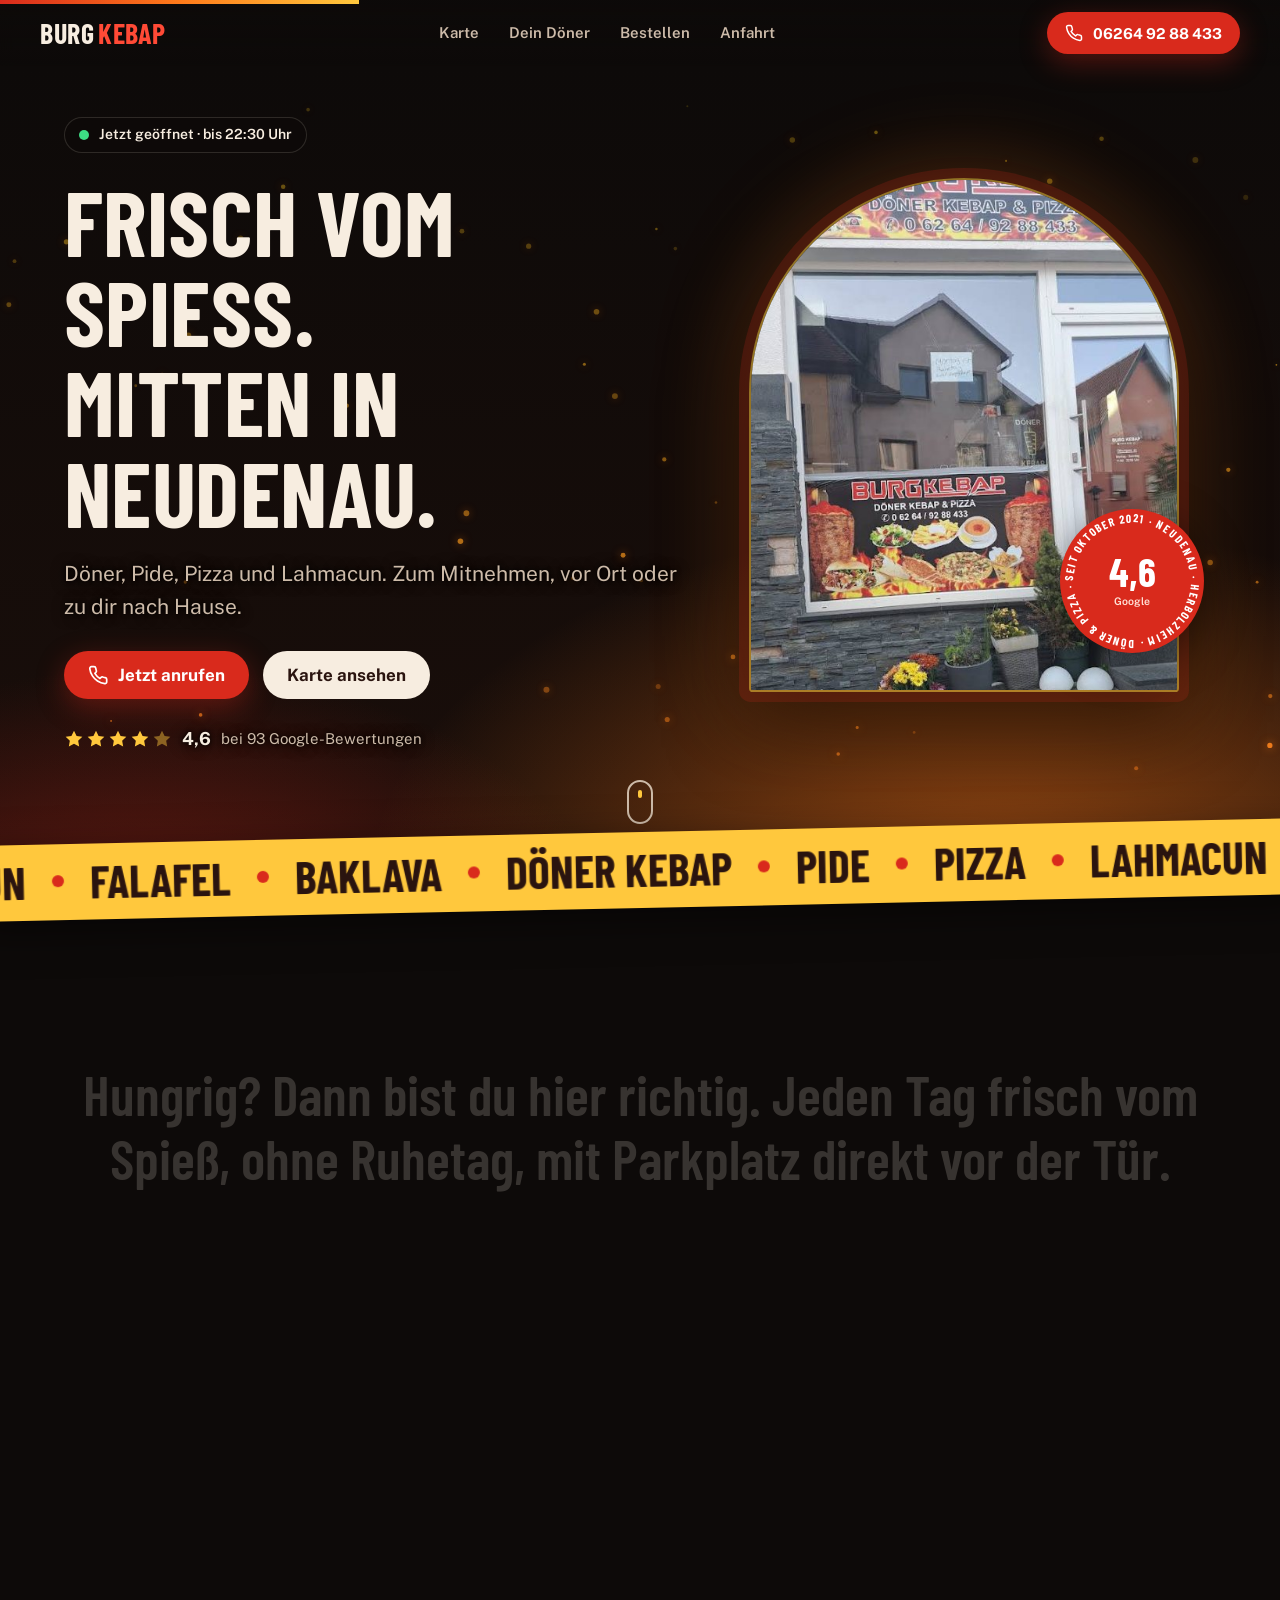
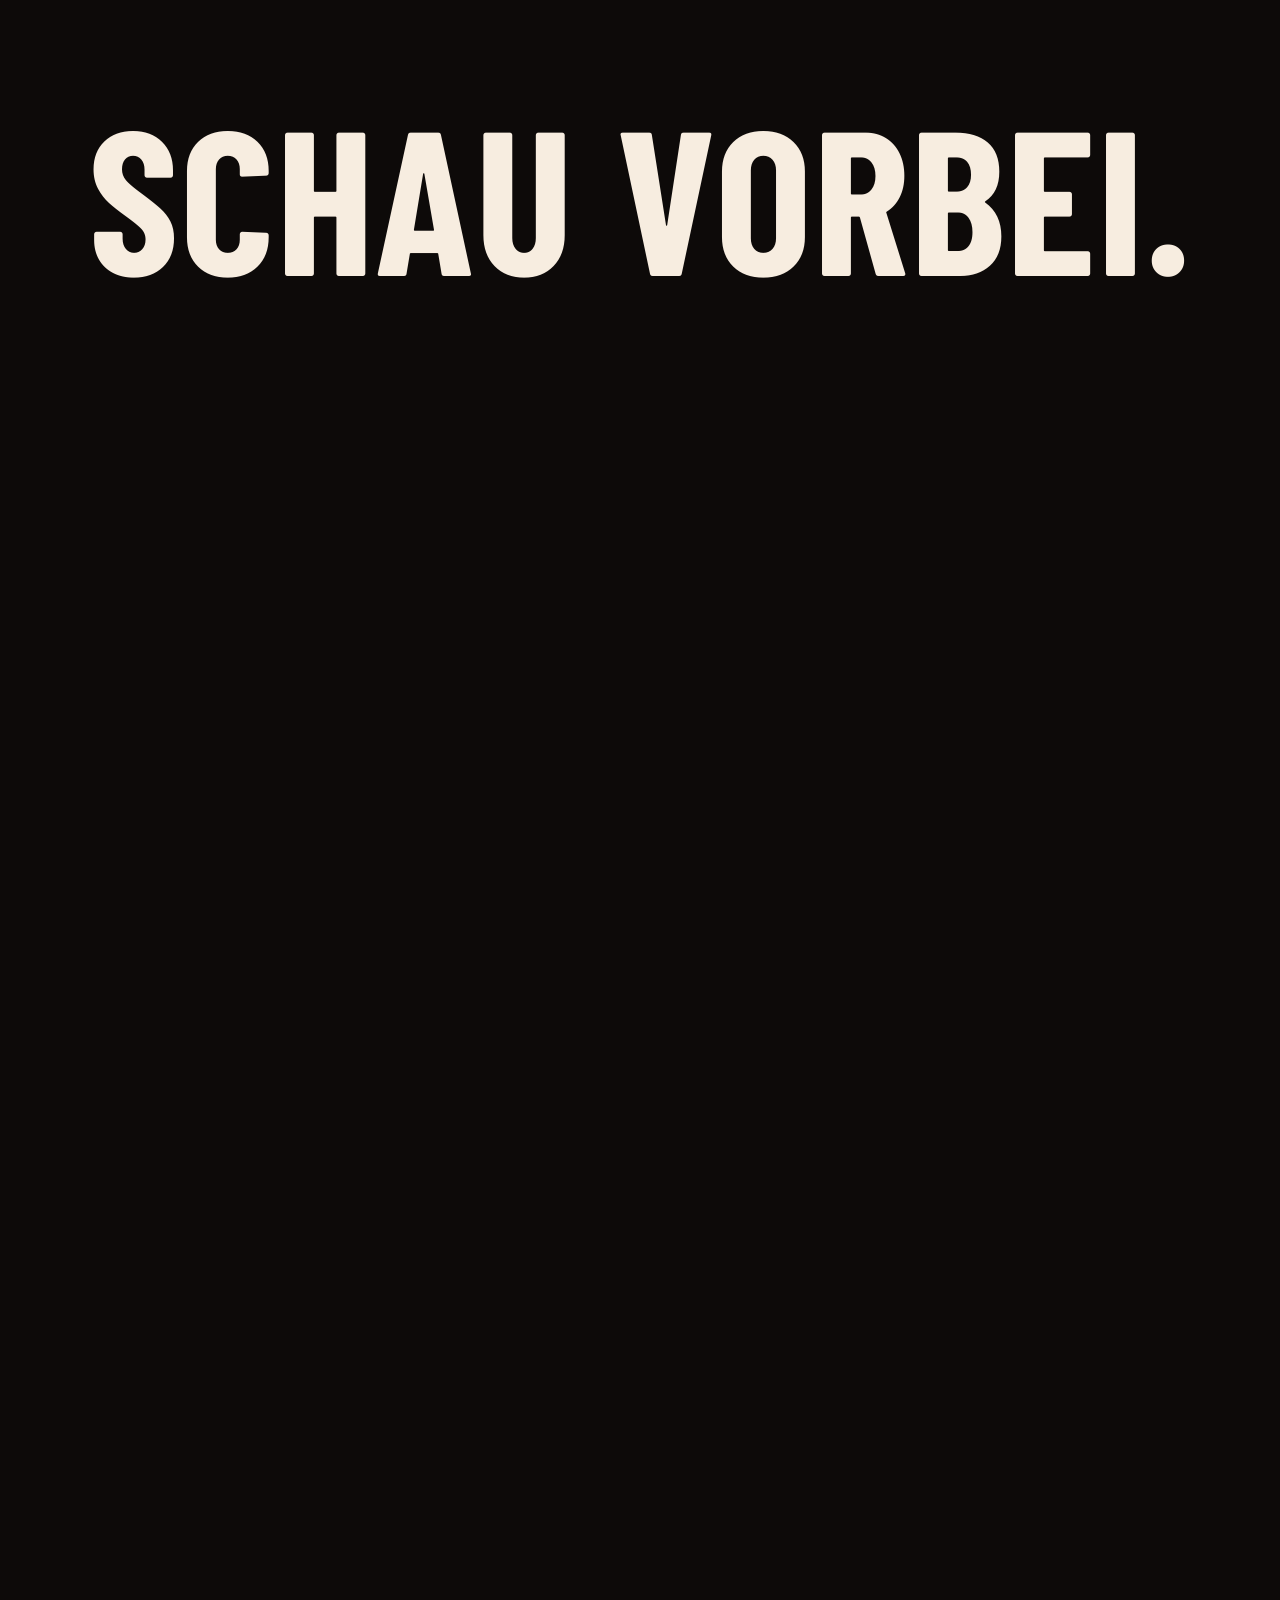
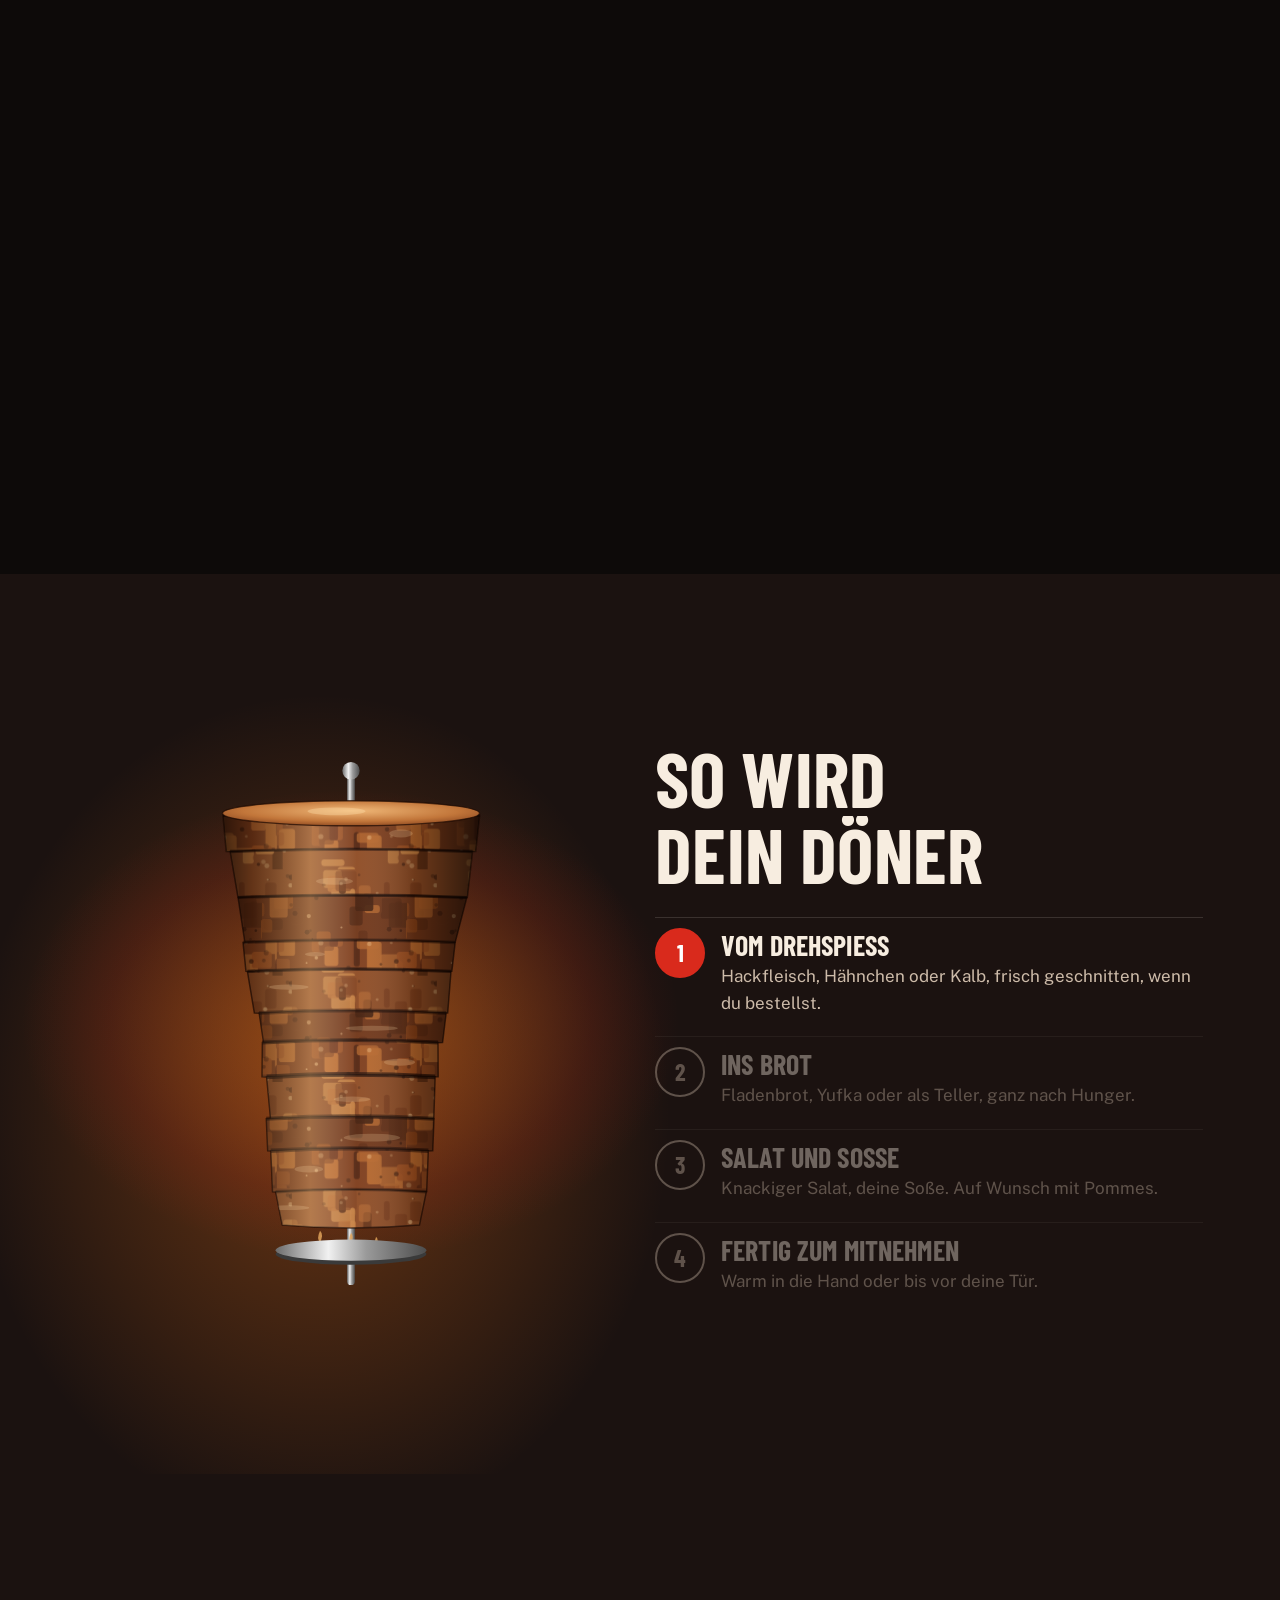
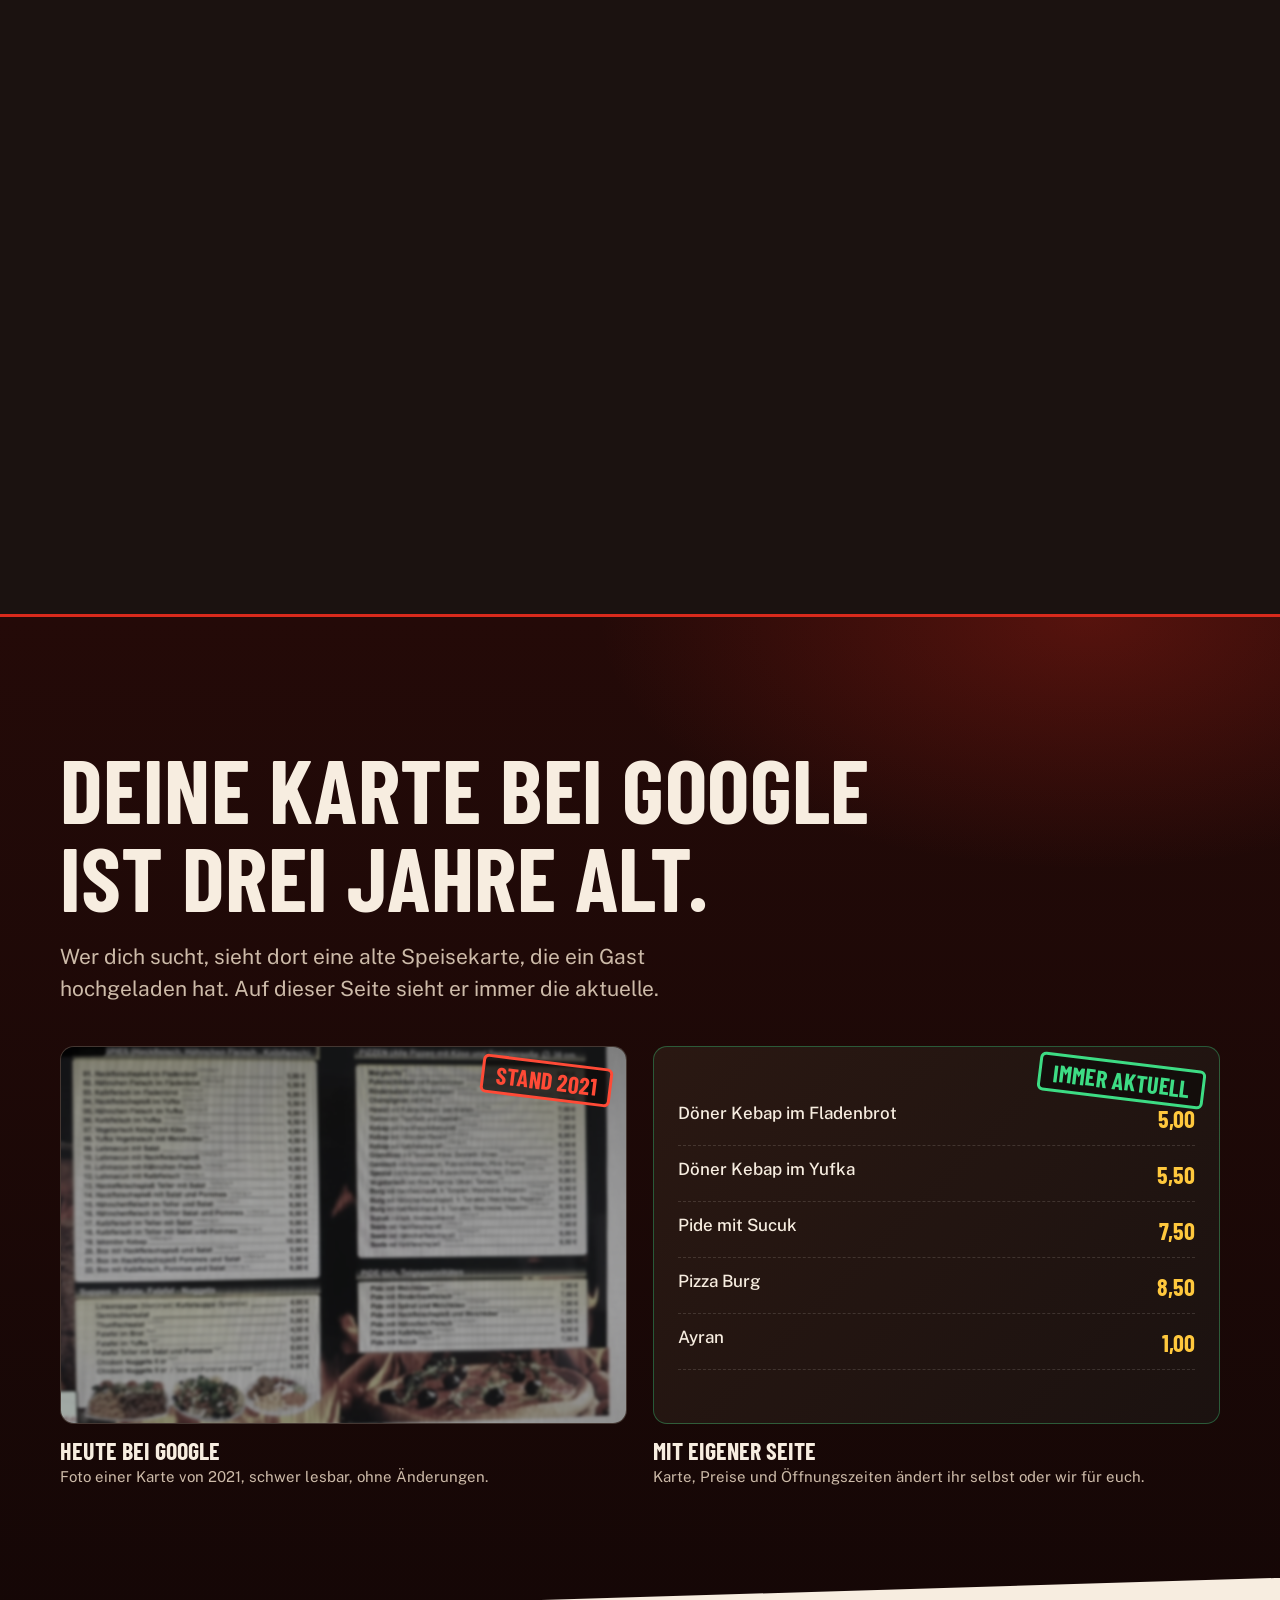
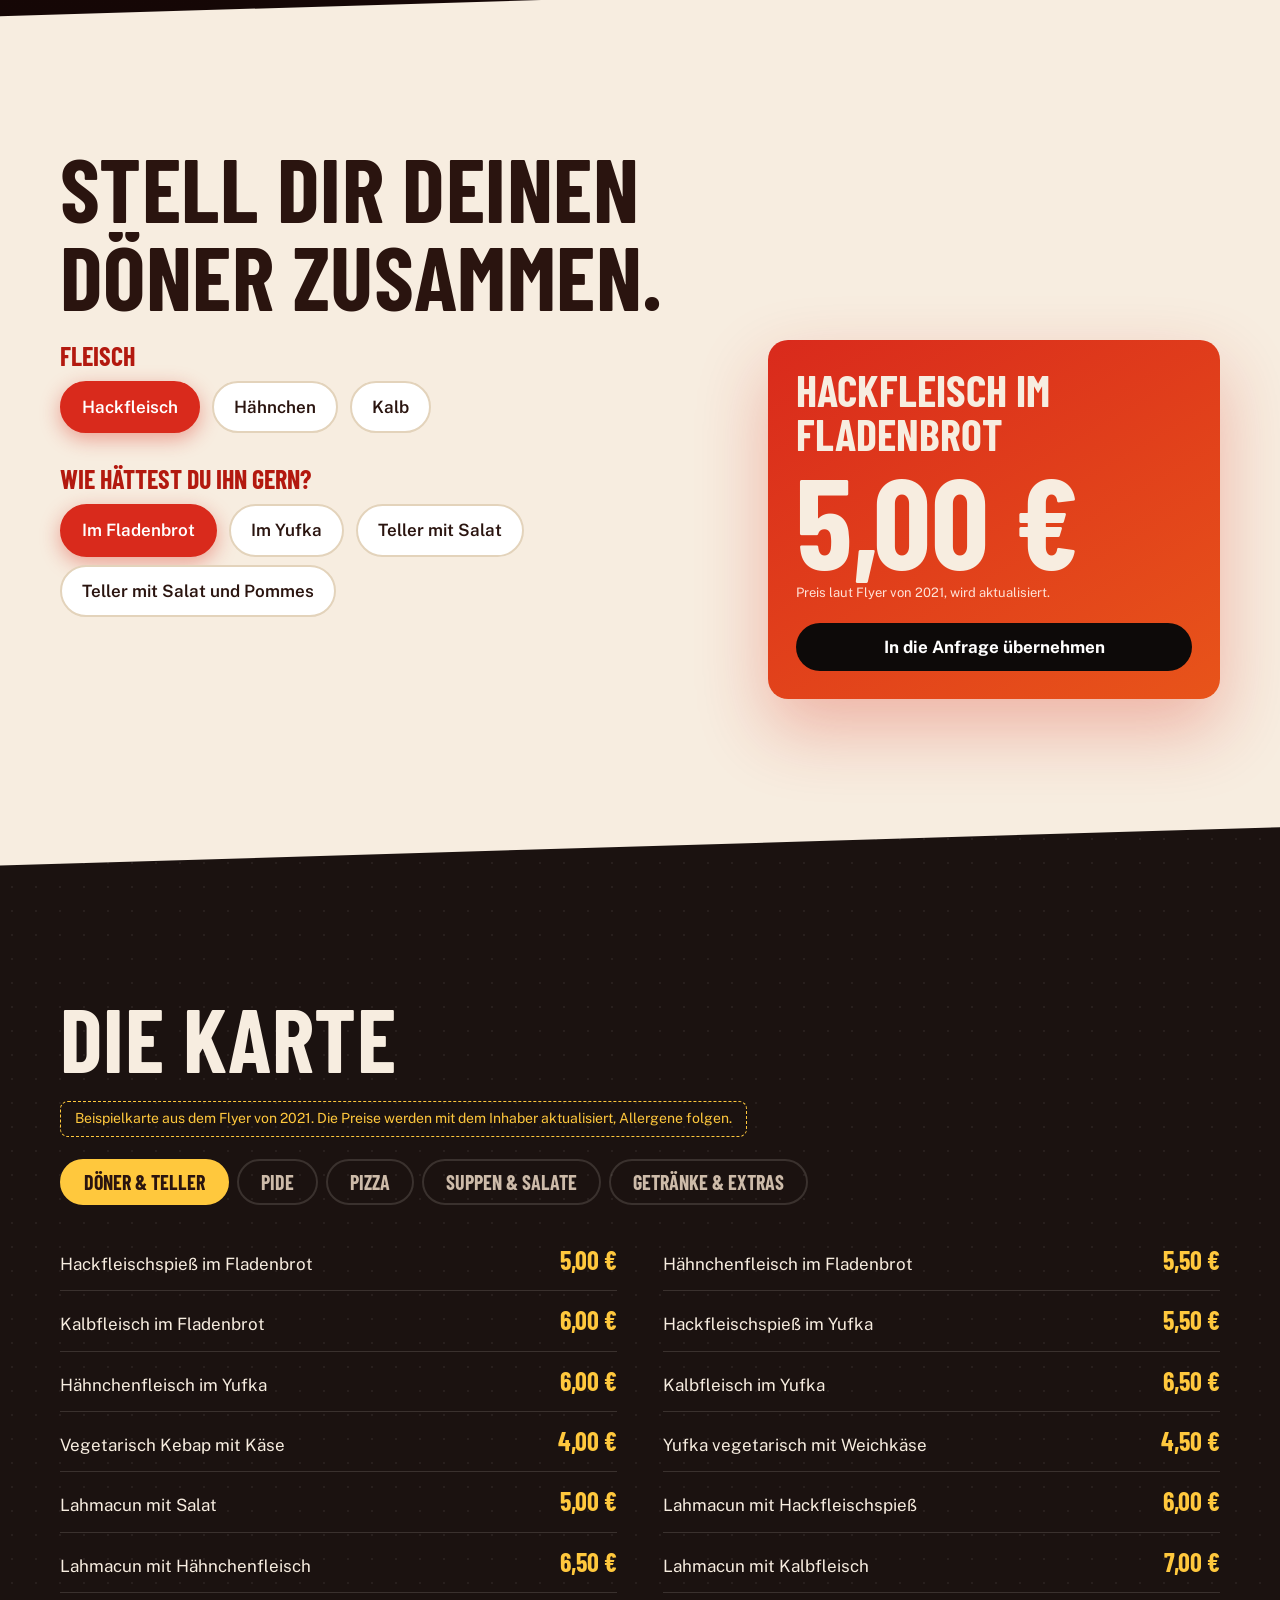
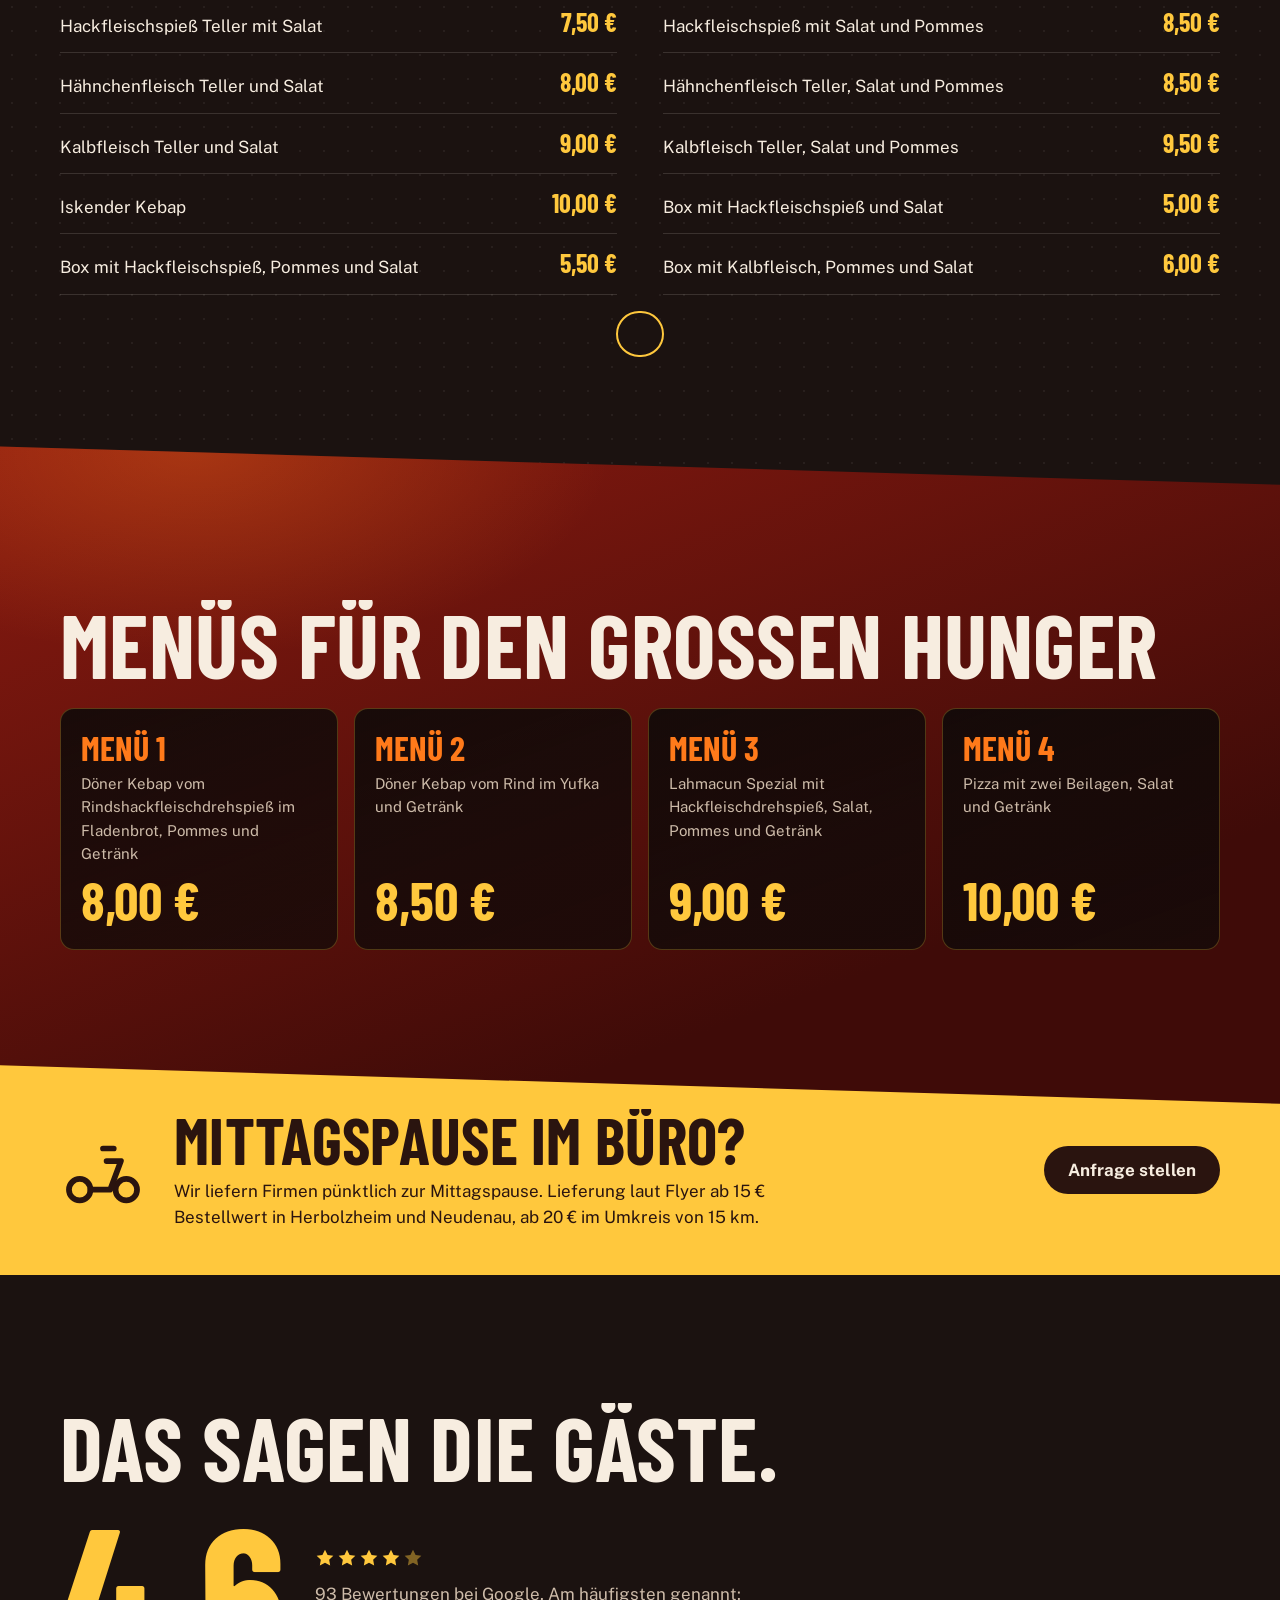
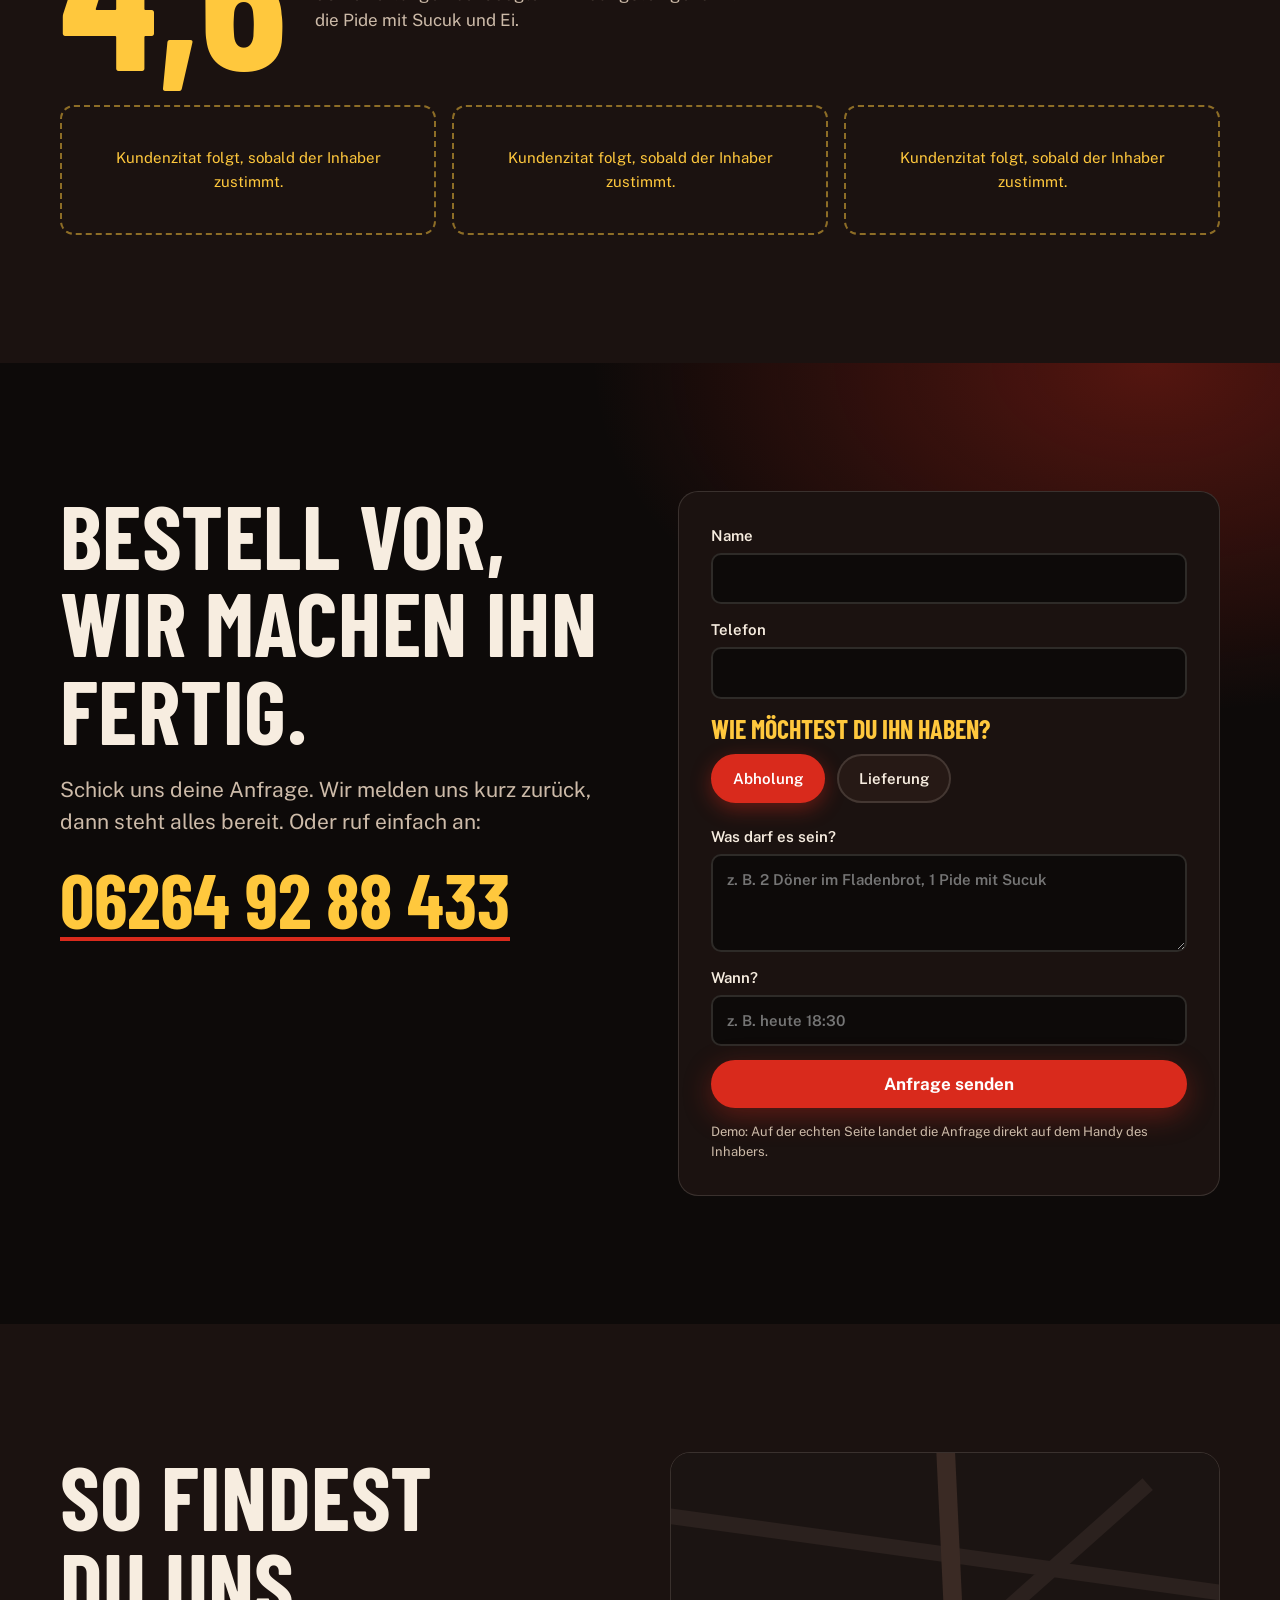
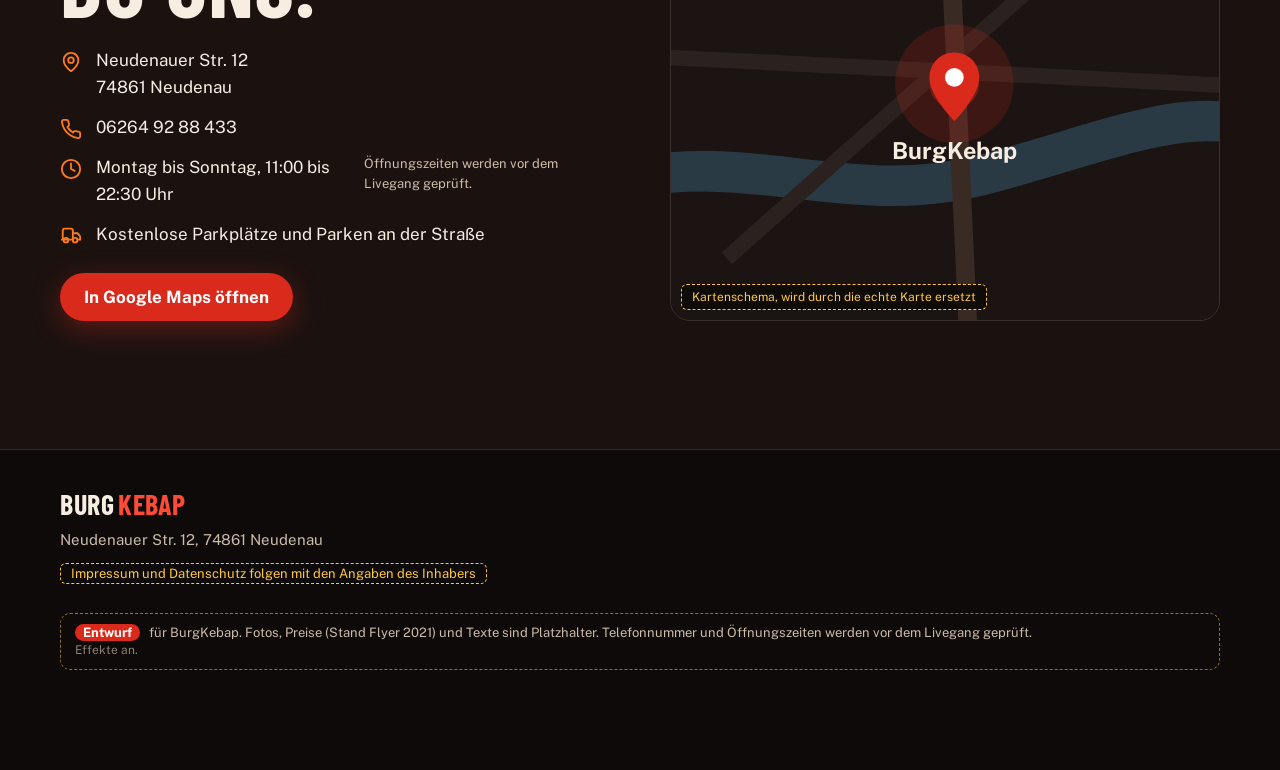
<file: vorschau/burgkebap-7f3k9q/index.html>
<!DOCTYPE html>
<html lang="de">
<head>
<meta charset="utf-8">
<meta name="viewport" content="width=device-width, initial-scale=1">
<meta name="robots" content="noindex, nofollow">
<title>BurgKebap Neudenau – Döner, Pide &amp; Pizza (Entwurf)</title>
<meta name="description" content="Entwurf: BurgKebap in Neudenau. Döner Kebap, Pide, Pizza und Lahmacun. Täglich geöffnet, Abholung und Lieferung.">
<link rel="icon" href="data:image/svg+xml,%3Csvg xmlns=%27http://www.w3.org/2000/svg%27 viewBox=%270 0 64 64%27%3E%3Crect width=%2764%27 height=%2764%27 rx=%2714%27 fill=%27%23D92A1C%27/%3E%3Ctext x=%2732%27 y=%2744%27 font-size=%2734%27 font-family=%27Arial%27 font-weight=%27700%27 fill=%27white%27 text-anchor=%27middle%27%3EBK%3C/text%3E%3C/svg%3E">
<link rel="stylesheet" href="fonts/fonts.css">
<link rel="stylesheet" href="style.css">
</head>
<body>

<svg width="0" height="0" style="position:absolute" aria-hidden="true" focusable="false">
  <symbol id="i-tel" viewBox="0 0 24 24"><path d="M22 16.9v3a2 2 0 0 1-2.2 2 19.8 19.8 0 0 1-8.6-3.1 19.5 19.5 0 0 1-6-6A19.8 19.8 0 0 1 2.1 4.2 2 2 0 0 1 4.1 2h3a2 2 0 0 1 2 1.7c.1 1 .4 1.9.7 2.8a2 2 0 0 1-.5 2.1L8.1 9.9a16 16 0 0 0 6 6l1.3-1.3a2 2 0 0 1 2.1-.4c.9.3 1.8.6 2.8.7a2 2 0 0 1 1.7 2z"/></symbol>
  <symbol id="i-pin" viewBox="0 0 24 24"><path d="M20 10c0 6-8 12-8 12S4 16 4 10a8 8 0 0 1 16 0z"/><circle cx="12" cy="10" r="3"/></symbol>
  <symbol id="i-uhr" viewBox="0 0 24 24"><circle cx="12" cy="12" r="10"/><path d="M12 6v6l4 2"/></symbol>
  <symbol id="i-stern" viewBox="0 0 24 24"><path d="M12 2l3.1 6.3 6.9 1-5 4.9 1.2 6.8L12 17.8 5.8 21l1.2-6.8-5-4.9 6.9-1z"/></symbol>
  <symbol id="i-roller" viewBox="0 0 24 24"><circle cx="5.5" cy="17.5" r="3"/><circle cx="18.5" cy="17.5" r="3"/><path d="M8.5 17.5H14l3-8h-4M12 6h3"/></symbol>
  <symbol id="i-flamme" viewBox="0 0 24 24"><path d="M8.5 14.5A2.5 2.5 0 0 0 11 12c0-1.4-.5-2-1-3-1.1-2.1-.2-4 2-6 .5 2.5 2 4.9 4 6.5 2 1.6 3 3.5 3 5.5a7 7 0 1 1-14 0c0-1.2.4-2.3 1-3a2.5 2.5 0 0 0 2.5 2.5z"/></symbol>
  <symbol id="i-auto" viewBox="0 0 24 24"><path d="M14 16H9m10 0h3v-3.2a1 1 0 0 0-.2-.6l-2.1-2.8a1 1 0 0 0-.8-.4H14V16M2 16h1m0 0V6a2 2 0 0 1 2-2h7a2 2 0 0 1 2 2v10H3z"/><circle cx="6.5" cy="16.5" r="2.5"/><circle cx="16.5" cy="16.5" r="2.5"/></symbol>
  <symbol id="i-haus" viewBox="0 0 24 24"><path d="M3 10l9-7 9 7v10a1 1 0 0 1-1 1h-5v-7H9v7H4a1 1 0 0 1-1-1z"/></symbol>
</svg>

<div id="fortschritt" aria-hidden="true"></div>


<header id="kopf">
  <a class="logo" href="#top" aria-label="BurgKebap, nach oben"><span>BURG</span><b>KEBAP</b></a>
  <nav aria-label="Hauptnavigation">
    <a href="#karte">Karte</a>
    <a href="#doener">Dein Döner</a>
    <a href="#anfrage">Bestellen</a>
    <a href="#besuch">Anfahrt</a>
  </nav>
  <a class="knopf knopf-klein" href="tel:+4962649288433"><svg class="ic"><use href="#i-tel"/></svg><span>06264 92 88 433</span></a>
</header>

<main id="top">

<!-- HERO -->
<section id="hero" class="hero">
  <canvas id="glut" aria-hidden="true"></canvas>
  <div class="hero-text">
    <p class="status-chip" id="offen-chip"><i></i><span id="offen-text">Täglich 11:00 bis 22:30 Uhr</span></p>
    <h1 class="split">Frisch vom Spieß.<br>Mitten in Neudenau.</h1>
    <p class="lead">Döner, Pide, Pizza und Lahmacun. Zum Mitnehmen, vor Ort oder zu dir nach Hause.</p>
    <div class="hero-knoepfe">
      <a class="knopf" href="tel:+4962649288433"><svg class="ic"><use href="#i-tel"/></svg>Jetzt anrufen</a>
      <a class="knopf knopf-hell" href="#karte">Karte ansehen</a>
    </div>
    <p class="bewertung"><span class="sterne" aria-hidden="true"><svg class="ic"><use href="#i-stern"/></svg><svg class="ic"><use href="#i-stern"/></svg><svg class="ic"><use href="#i-stern"/></svg><svg class="ic"><use href="#i-stern"/></svg><svg class="ic halb"><use href="#i-stern"/></svg></span> <b>4,6</b> bei 93 Google-Bewertungen</p>
  </div>
  <div class="hero-bild">
    <div class="bogen"><img src="img/laden-tag.jpg" alt="Eingang von BurgKebap mit Schaufenster und Schild" width="567" height="677"></div>
    <svg class="siegel" viewBox="0 0 200 200" aria-hidden="true">
      <defs><path id="kreis" d="M100,100 m-78,0 a78,78 0 1,1 156,0 a78,78 0 1,1 -156,0"/></defs>
      <circle cx="100" cy="100" r="96" class="s-bg"/>
      <text class="s-ring"><textPath href="#kreis">Seit Oktober 2021 · Neudenau · Herbolzheim · Döner &amp; Pizza ·</textPath></text>
      <text x="100" y="108" class="s-zahl">4,6</text>
      <text x="100" y="132" class="s-klein">Google</text>
    </svg>
  </div>
  <a class="runter" href="#laufband" aria-label="Nach unten scrollen"><span></span></a>
</section>

<!-- LAUFBAND -->
<div id="laufband" class="laufband" aria-hidden="true">
  <div class="spur"><span>Döner Kebap</span><i></i><span>Pide</span><i></i><span>Pizza</span><i></i><span>Lahmacun</span><i></i><span>Falafel</span><i></i><span>Baklava</span><i></i>
  <span>Döner Kebap</span><i></i><span>Pide</span><i></i><span>Pizza</span><i></i><span>Lahmacun</span><i></i><span>Falafel</span><i></i><span>Baklava</span><i></i></div>
</div>

<!-- INTRO -->
<section class="intro">
  <p class="intro-satz" data-split>Hungrig? Dann bist du hier richtig. Jeden Tag frisch vom Spieß, ohne Ruhetag, mit Parkplatz direkt vor der Tür.</p>
</section>

<!-- REVEAL -->
<section id="laden" class="reveal">
  <div class="reveal-dunkel"><h2>Schau vorbei.</h2></div>
  <div class="reveal-hell">
    <div class="reveal-raster">
      <figure class="reveal-foto"><img src="img/laden-abend.jpg" alt="BurgKebap am Abend, beleuchtet, mit Blick auf Theke und Drehspieß" width="551" height="467"><figcaption>Neudenauer Str. 12</figcaption></figure>
      <div class="zahlen">
        <div><b data-zaehl="4.6" data-dez="1">4,6</b><span>Sterne bei Google</span></div>
        <div><b data-zaehl="93">93</b><span>Bewertungen</span></div>
        <div><b data-zaehl="7">7</b><span>Tage die Woche offen</span></div>
        <div><b>11:00</b><span>Küche startet täglich</span></div>
      </div>
    </div>
  </div>
</section>

<!-- SPIESS -->
<section id="spiess" class="spiess-szene">
  <div class="spiess-pin">
    <div class="spiess-wrap">
      <div class="spiess" id="spiess-host" aria-hidden="true"></div>
    </div>
    <div class="spiess-text">
      <h2>So wird dein Döner</h2>
      <ol class="schritte">
        <li class="aktiv"><h3>Vom Drehspieß</h3><p>Hackfleisch, Hähnchen oder Kalb, frisch geschnitten, wenn du bestellst.</p></li>
        <li><h3>Ins Brot</h3><p>Fladenbrot, Yufka oder als Teller, ganz nach Hunger.</p></li>
        <li><h3>Salat und Soße</h3><p>Knackiger Salat, deine Soße. Auf Wunsch mit Pommes.</p></li>
        <li><h3>Fertig zum Mitnehmen</h3><p>Warm in die Hand oder bis vor deine Tür.</p></li>
      </ol>
    </div>
  </div>
</section>

<!-- VORHER / NACHHER -->
<section id="vergleich" class="vergleich">
  <div class="wrap">
    <h2 class="gross">Deine Karte bei Google<br>ist drei Jahre alt.</h2>
    <p class="lead">Wer dich sucht, sieht dort eine alte Speisekarte, die ein Gast hochgeladen hat. Auf dieser Seite sieht er immer die aktuelle.</p>
    <div class="vgl-raster">
      <figure class="vgl alt">
        <div class="vgl-bild"><img src="img/karte-2021.jpg" alt="Alte Speisekarte aus dem Google-Eintrag, Stand 2021" width="1130" height="791" loading="lazy"><span class="stempel">Stand 2021</span></div>
        <figcaption><b>Heute bei Google</b> Foto einer Karte von 2021, schwer lesbar, ohne Änderungen.</figcaption>
      </figure>
      <figure class="vgl neu">
        <div class="vgl-bild mini-karte" aria-hidden="true">
          <p>Döner Kebap im Fladenbrot <b>5,00</b></p><p>Döner Kebap im Yufka <b>5,50</b></p><p>Pide mit Sucuk <b>7,50</b></p><p>Pizza Burg <b>8,50</b></p><p>Ayran <b>1,00</b></p>
          <span class="stempel gruen">Immer aktuell</span>
        </div>
        <figcaption><b>Mit eigener Seite</b> Karte, Preise und Öffnungszeiten ändert ihr selbst oder wir für euch.</figcaption>
      </figure>
    </div>
  </div>
</section>

<!-- DEIN DÖNER -->
<section id="doener" class="baukasten">
  <div class="wrap">
    <h2 class="gross">Stell dir deinen Döner zusammen.</h2>
    <div class="bau-raster">
      <div class="bau-wahl">
        <fieldset><legend>Fleisch</legend>
          <label><input type="radio" name="fleisch" value="hack" checked><span>Hackfleisch</span></label>
          <label><input type="radio" name="fleisch" value="haehn"><span>Hähnchen</span></label>
          <label><input type="radio" name="fleisch" value="kalb"><span>Kalb</span></label>
        </fieldset>
        <fieldset><legend>Wie hättest du ihn gern?</legend>
          <label><input type="radio" name="form" value="fladen" checked><span>Im Fladenbrot</span></label>
          <label><input type="radio" name="form" value="yufka"><span>Im Yufka</span></label>
          <label><input type="radio" name="form" value="teller"><span>Teller mit Salat</span></label>
          <label><input type="radio" name="form" value="pommes"><span>Teller mit Salat und Pommes</span></label>
        </fieldset>
      </div>
      <div class="bau-ergebnis" aria-live="polite">
        <p class="bau-name" id="bau-name">Hackfleisch im Fladenbrot</p>
        <p class="bau-preis"><span id="bau-preis">5,00</span> €</p>
        <p class="bau-hinweis">Preis laut Flyer von 2021, wird aktualisiert.</p>
        <button class="knopf" id="bau-weiter" type="button">In die Anfrage übernehmen</button>
      </div>
    </div>
  </div>
</section>

<!-- KARTE -->
<section id="karte" class="karte">
  <div class="wrap">
    <h2 class="gross">Die Karte</h2>
    <p class="hinweis-karte">Beispielkarte aus dem Flyer von 2021. Die Preise werden mit dem Inhaber aktualisiert, Allergene folgen.</p>
    <div class="tabs" role="tablist" aria-label="Kategorien"></div>
    <ul class="liste" id="karten-liste"></ul>
    <button class="mehr-knopf" id="mehr" type="button" hidden></button>
  </div>
</section>

<!-- MENÜS -->
<section class="menues">
  <div class="wrap">
    <h2 class="gross">Menüs für den großen Hunger</h2>
    <div class="menue-raster" id="menue-raster"></div>
  </div>
</section>

<!-- FIRMEN -->
<section class="firmen">
  <div class="wrap firmen-raster">
    <svg class="ic gross-ic" aria-hidden="true"><use href="#i-roller"/></svg>
    <div>
      <h2>Mittagspause im Büro?</h2>
      <p>Wir liefern Firmen pünktlich zur Mittagspause. Lieferung laut Flyer ab 15 € Bestellwert in Herbolzheim und Neudenau, ab 20 € im Umkreis von 15 km.</p>
    </div>
    <a class="knopf knopf-hell" href="#anfrage">Anfrage stellen</a>
  </div>
</section>

<!-- BEWERTUNGEN -->
<section class="stimmen">
  <div class="wrap">
    <h2 class="gross">Das sagen die Gäste.</h2>
    <div class="stimmen-kopf">
      <b class="gross-zahl">4,6</b>
      <div><span class="sterne" aria-hidden="true"><svg class="ic"><use href="#i-stern"/></svg><svg class="ic"><use href="#i-stern"/></svg><svg class="ic"><use href="#i-stern"/></svg><svg class="ic"><use href="#i-stern"/></svg><svg class="ic halb"><use href="#i-stern"/></svg></span><p>93 Bewertungen bei Google. Am häufigsten genannt: die Pide mit Sucuk und Ei.</p></div>
    </div>
    <div class="zitate">
      <blockquote class="platzhalter">Kundenzitat folgt, sobald der Inhaber zustimmt.</blockquote>
      <blockquote class="platzhalter">Kundenzitat folgt, sobald der Inhaber zustimmt.</blockquote>
      <blockquote class="platzhalter">Kundenzitat folgt, sobald der Inhaber zustimmt.</blockquote>
    </div>
  </div>
</section>

<!-- ANFRAGE -->
<section id="anfrage" class="anfrage">
  <div class="wrap anfrage-raster">
    <div>
      <h2 class="gross">Bestell vor,<br>wir machen ihn fertig.</h2>
      <p class="lead">Schick uns deine Anfrage. Wir melden uns kurz zurück, dann steht alles bereit. Oder ruf einfach an:</p>
      <a class="riesen-tel" href="tel:+4962649288433">06264 92 88 433</a>
    </div>
    <form id="formular" novalidate>
      <label>Name<input name="name" autocomplete="name" required></label>
      <label>Telefon<input name="tel" type="tel" autocomplete="tel" required></label>
      <fieldset class="umschalter"><legend>Wie möchtest du ihn haben?</legend>
        <label><input type="radio" name="art" value="Abholung" checked><span>Abholung</span></label>
        <label><input type="radio" name="art" value="Lieferung"><span>Lieferung</span></label>
      </fieldset>
      <label>Was darf es sein?<textarea name="wunsch" rows="3" placeholder="z. B. 2 Döner im Fladenbrot, 1 Pide mit Sucuk"></textarea></label>
      <label>Wann?<input name="zeit" placeholder="z. B. heute 18:30"></label>
      <button class="knopf" type="submit">Anfrage senden</button>
      <p class="form-hinweis" id="form-meldung" role="status">Demo: Auf der echten Seite landet die Anfrage direkt auf dem Handy des Inhabers.</p>
    </form>
  </div>
</section>

<!-- BESUCH -->
<section id="besuch" class="besuch">
  <div class="wrap besuch-raster">
    <div class="besuch-info">
      <h2 class="gross">So findest du uns.</h2>
      <address>
        <p><svg class="ic"><use href="#i-pin"/></svg>Neudenauer Str. 12<br>74861 Neudenau</p>
        <p><svg class="ic"><use href="#i-tel"/></svg><a href="tel:+4962649288433">06264 92 88 433</a></p>
        <p><svg class="ic"><use href="#i-uhr"/></svg>Montag bis Sonntag, 11:00 bis 22:30 Uhr<br><small>Öffnungszeiten werden vor dem Livegang geprüft.</small></p>
        <p><svg class="ic"><use href="#i-auto"/></svg>Kostenlose Parkplätze und Parken an der Straße</p>
      </address>
      <a class="knopf" href="https://maps.google.com/maps?cid=3448607529805047058" target="_blank" rel="noopener">In Google Maps öffnen</a>
    </div>
    <div class="karte-schema" aria-hidden="true">
      <svg viewBox="0 0 400 300" preserveAspectRatio="xMidYMid slice">
        <rect width="400" height="300" fill="#1B1412"/>
        <path d="M-10 210 C80 190 140 230 230 205 S360 160 410 180" stroke="#2a3a44" stroke-width="26" fill="none"/>
        <path d="M20 40 L380 90 M60 260 L330 20 M0 130 L400 150" stroke="#2b211e" stroke-width="10" fill="none"/>
        <path d="M200 -10 L215 310" stroke="#3a2a24" stroke-width="12" fill="none"/>
        <circle cx="206" cy="148" r="38" fill="rgba(217,42,28,.18)"/><circle cx="206" cy="148" r="16" fill="rgba(217,42,28,.35)"/>
        <path d="M206 128c-9 0-16 7-16 16 0 12 16 28 16 28s16-16 16-28c0-9-7-16-16-16z" fill="#D92A1C"/><circle cx="206" cy="144" r="6" fill="#fff"/>
        <text x="206" y="196" text-anchor="middle" fill="#F7EDE0" font-size="15" font-weight="700">BurgKebap</text>
      </svg>
      <span class="platz">Kartenschema, wird durch die echte Karte ersetzt</span>
    </div>
  </div>
</section>

</main>

<footer>
  <div class="wrap fuss">
    <div class="logo"><span>BURG</span><b>KEBAP</b></div>
    <p>Neudenauer Str. 12, 74861 Neudenau</p>
    <p><span class="platz-inline">Impressum und Datenschutz folgen mit den Angaben des Inhabers</span></p>
  <div id="hinweis" role="note">
    <strong>Entwurf</strong> für BurgKebap. Fotos, Preise (Stand Flyer 2021) und Texte sind Platzhalter. Telefonnummer und Öffnungszeiten werden vor dem Livegang geprüft.
    <span id="status"></span>
  </div>
</div>
</footer>

<a class="anruf-leiste" href="tel:+4962649288433"><svg class="ic"><use href="#i-tel"/></svg>Jetzt anrufen · 06264 92 88 433</a>

<script src="vendor/gsap.min.js"></script>
<script src="vendor/ScrollTrigger.min.js"></script>
<script src="vendor/SplitText.min.js"></script>
<script src="vendor/lenis.min.js"></script>
<script src="app.js"></script>
</body>
</html>
</file>
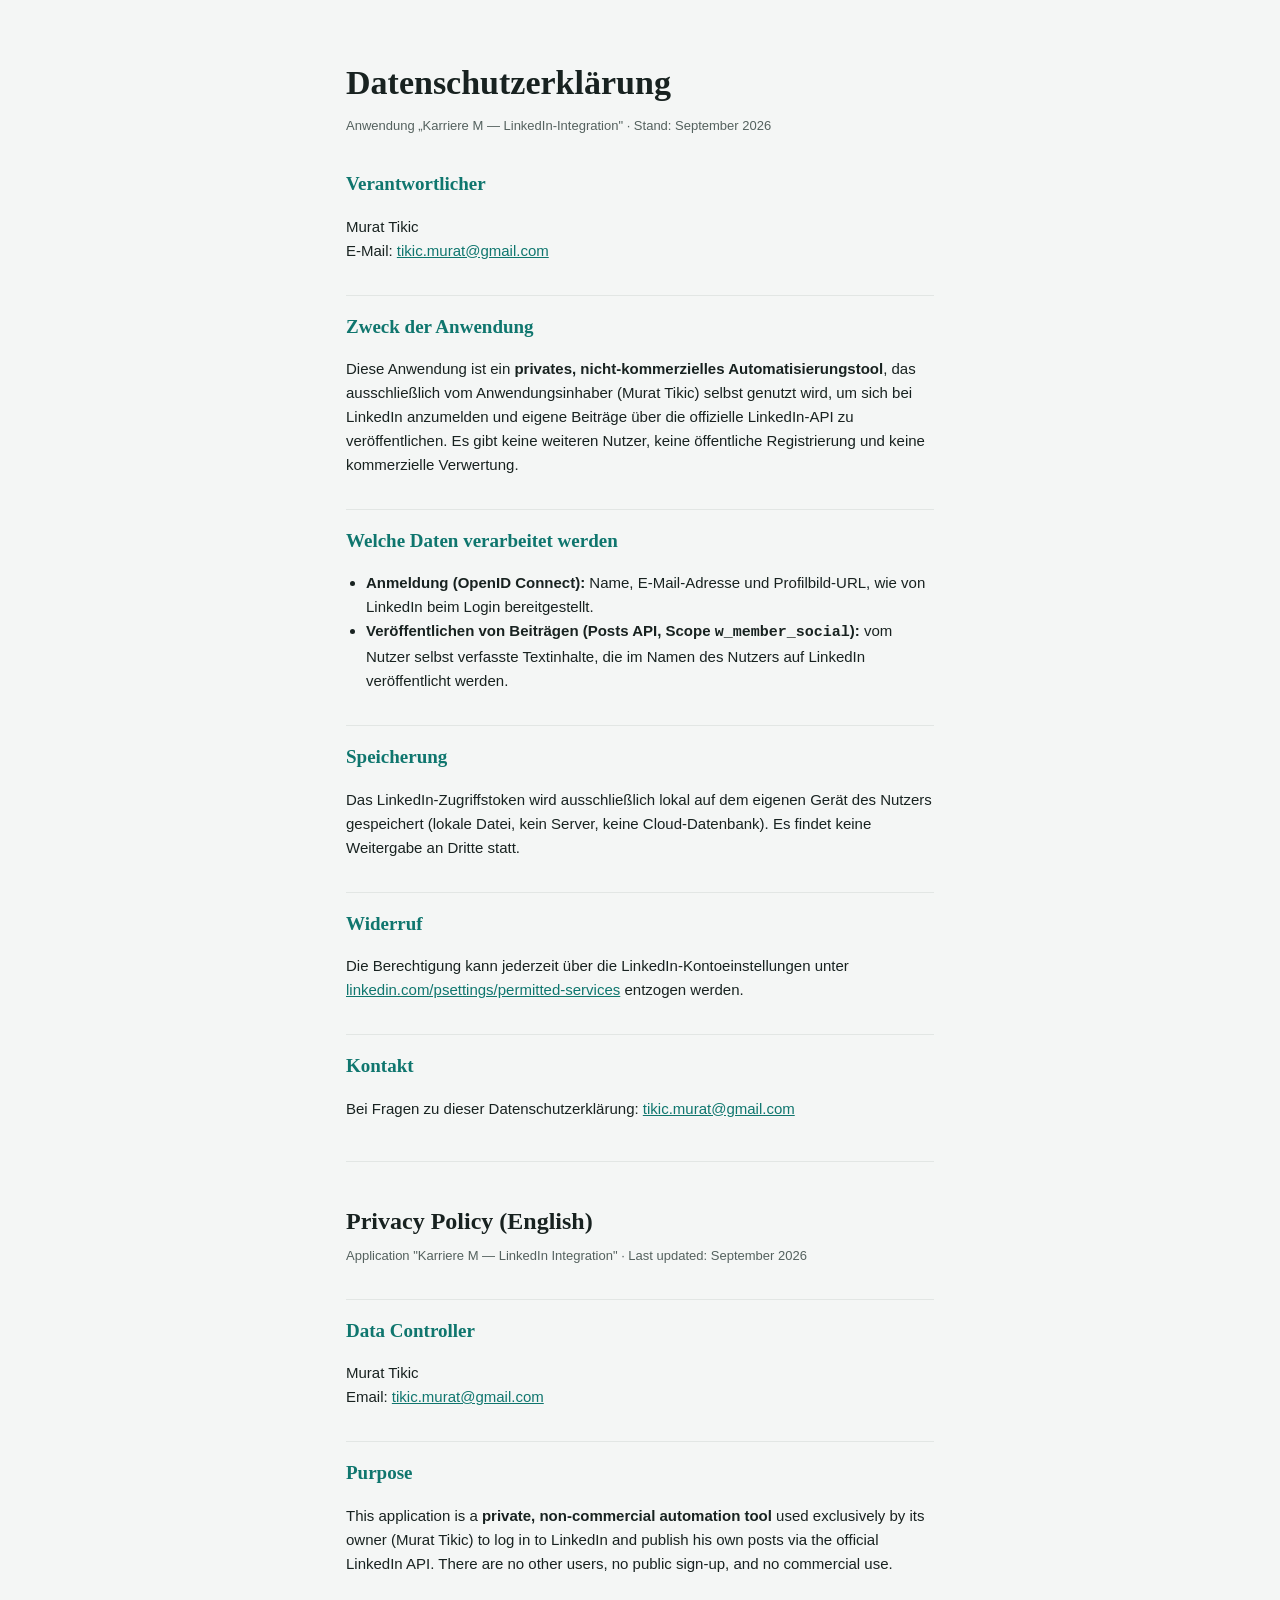
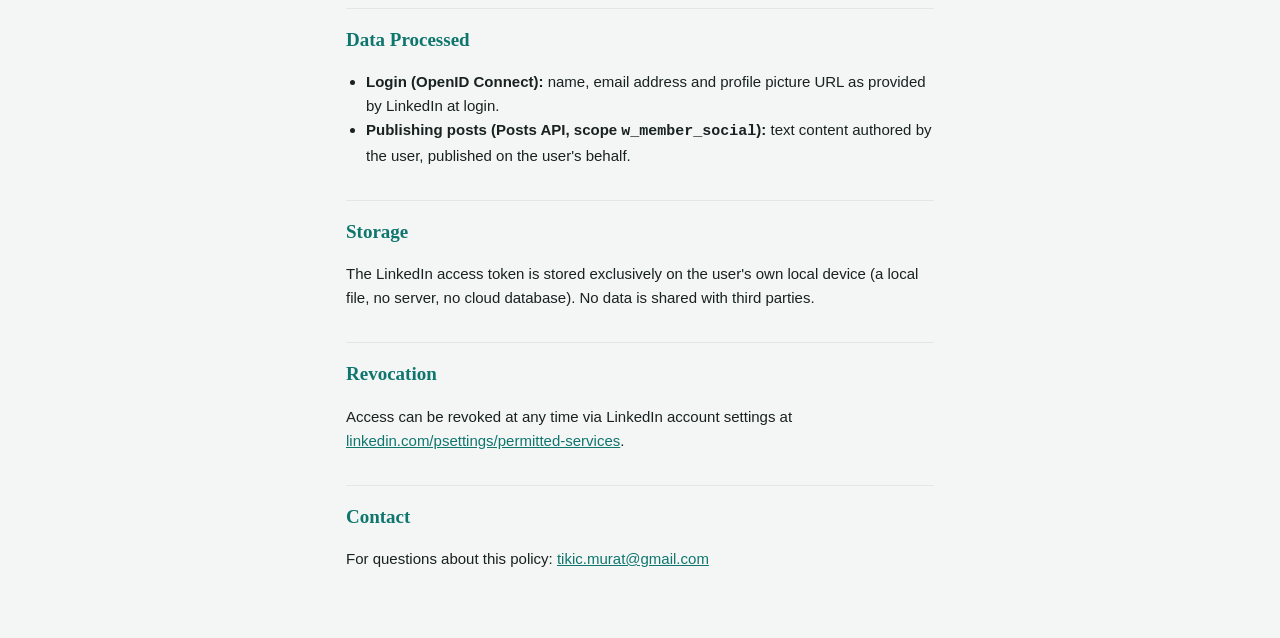
<file: privacy.html>
<!DOCTYPE html>
<html lang="de">
<head>
<meta charset="utf-8">
<meta name="viewport" content="width=device-width, initial-scale=1">
<meta name="robots" content="noindex">
<title>Datenschutzerklärung — Murat Tikic</title>
<style>
  :root{
    --paper:#F4F6F5; --ink:#182220; --muted:#54615E; --line:#E2E6E4; --accent:#0F766E;
    --serif:"Palatino Linotype","Book Antiqua","Iowan Old Style",Georgia,serif;
    --sans:"Segoe UI",-apple-system,BlinkMacSystemFont,Roboto,Helvetica,Arial,sans-serif;
  }
  *{box-sizing:border-box}
  body{margin:0;background:var(--paper);color:var(--ink);font-family:var(--sans);
    line-height:1.6;font-size:15px}
  .page{max-width:700px;margin:0 auto;padding:clamp(24px,5vw,56px)}
  h1{font-family:var(--serif);font-weight:600;font-size:clamp(26px,4vw,34px);margin:0 0 6px}
  .sub{color:var(--muted);font-size:13px;margin-bottom:32px}
  h2{font-family:var(--serif);font-weight:600;font-size:19px;color:var(--accent);
    margin:32px 0 10px;padding-top:16px;border-top:1px solid var(--line)}
  h2:first-of-type{border-top:0;padding-top:0}
  p,li{color:var(--ink)}
  ul{padding-left:20px}
  a{color:var(--accent)}
  hr{border:0;border-top:1px solid var(--line);margin:40px 0}
  .lang{color:var(--muted);font-size:13px;margin-bottom:2px}
</style>
</head>
<body>
<div class="page">
  <h1>Datenschutzerklärung</h1>
  <div class="sub">Anwendung „Karriere M — LinkedIn-Integration" · Stand: September 2026</div>

  <h2>Verantwortlicher</h2>
  <p>Murat Tikic<br>
  E-Mail: <a href="mailto:tikic.murat@gmail.com">tikic.murat@gmail.com</a></p>

  <h2>Zweck der Anwendung</h2>
  <p>Diese Anwendung ist ein <b>privates, nicht-kommerzielles Automatisierungstool</b>, das
  ausschließlich vom Anwendungsinhaber (Murat Tikic) selbst genutzt wird, um sich bei LinkedIn
  anzumelden und eigene Beiträge über die offizielle LinkedIn-API zu veröffentlichen. Es gibt
  keine weiteren Nutzer, keine öffentliche Registrierung und keine kommerzielle Verwertung.</p>

  <h2>Welche Daten verarbeitet werden</h2>
  <ul>
    <li><b>Anmeldung (OpenID Connect):</b> Name, E-Mail-Adresse und Profilbild-URL, wie von
    LinkedIn beim Login bereitgestellt.</li>
    <li><b>Veröffentlichen von Beiträgen (Posts API, Scope <code>w_member_social</code>):</b>
    vom Nutzer selbst verfasste Textinhalte, die im Namen des Nutzers auf LinkedIn veröffentlicht
    werden.</li>
  </ul>

  <h2>Speicherung</h2>
  <p>Das LinkedIn-Zugriffstoken wird ausschließlich lokal auf dem eigenen Gerät des Nutzers
  gespeichert (lokale Datei, kein Server, keine Cloud-Datenbank). Es findet keine Weitergabe an
  Dritte statt.</p>

  <h2>Widerruf</h2>
  <p>Die Berechtigung kann jederzeit über die LinkedIn-Kontoeinstellungen unter
  <a href="https://www.linkedin.com/psettings/permitted-services">linkedin.com/psettings/permitted-services</a>
  entzogen werden.</p>

  <h2>Kontakt</h2>
  <p>Bei Fragen zu dieser Datenschutzerklärung: <a href="mailto:tikic.murat@gmail.com">tikic.murat@gmail.com</a></p>

  <hr>

  <h1 style="font-size:24px">Privacy Policy (English)</h1>
  <div class="sub">Application "Karriere M — LinkedIn Integration" · Last updated: September 2026</div>

  <h2>Data Controller</h2>
  <p>Murat Tikic<br>Email: <a href="mailto:tikic.murat@gmail.com">tikic.murat@gmail.com</a></p>

  <h2>Purpose</h2>
  <p>This application is a <b>private, non-commercial automation tool</b> used exclusively by its
  owner (Murat Tikic) to log in to LinkedIn and publish his own posts via the official LinkedIn
  API. There are no other users, no public sign-up, and no commercial use.</p>

  <h2>Data Processed</h2>
  <ul>
    <li><b>Login (OpenID Connect):</b> name, email address and profile picture URL as provided
    by LinkedIn at login.</li>
    <li><b>Publishing posts (Posts API, scope <code>w_member_social</code>):</b> text content
    authored by the user, published on the user's behalf.</li>
  </ul>

  <h2>Storage</h2>
  <p>The LinkedIn access token is stored exclusively on the user's own local device (a local
  file, no server, no cloud database). No data is shared with third parties.</p>

  <h2>Revocation</h2>
  <p>Access can be revoked at any time via LinkedIn account settings at
  <a href="https://www.linkedin.com/psettings/permitted-services">linkedin.com/psettings/permitted-services</a>.</p>

  <h2>Contact</h2>
  <p>For questions about this policy: <a href="mailto:tikic.murat@gmail.com">tikic.murat@gmail.com</a></p>
</div>
</body>
</html>
</file>
<file: vorschau/burgkebap-7f3k9q/fonts/fonts.css>
@font-face {
  font-family: 'Barlow Condensed';
  font-style: normal;
  font-weight: 500;
  font-display: swap;
  src: url(BarlowCondensed-500-latin-ext.woff2) format('woff2');
  unicode-range: U+0100-02BA, U+02BD-02C5, U+02C7-02CC, U+02CE-02D7, U+02DD-02FF, U+0304, U+0308, U+0329, U+1D00-1DBF, U+1E00-1E9F, U+1EF2-1EFF, U+2020, U+20A0-20AB, U+20AD-20C0, U+2113, U+2C60-2C7F, U+A720-A7FF;
}
@font-face {
  font-family: 'Barlow Condensed';
  font-style: normal;
  font-weight: 500;
  font-display: swap;
  src: url(BarlowCondensed-500-latin.woff2) format('woff2');
  unicode-range: U+0000-00FF, U+0131, U+0152-0153, U+02BB-02BC, U+02C6, U+02DA, U+02DC, U+0304, U+0308, U+0329, U+2000-206F, U+20AC, U+2122, U+2191, U+2193, U+2212, U+2215, U+FEFF, U+FFFD;
}
@font-face {
  font-family: 'Barlow Condensed';
  font-style: normal;
  font-weight: 600;
  font-display: swap;
  src: url(BarlowCondensed-600-latin-ext.woff2) format('woff2');
  unicode-range: U+0100-02BA, U+02BD-02C5, U+02C7-02CC, U+02CE-02D7, U+02DD-02FF, U+0304, U+0308, U+0329, U+1D00-1DBF, U+1E00-1E9F, U+1EF2-1EFF, U+2020, U+20A0-20AB, U+20AD-20C0, U+2113, U+2C60-2C7F, U+A720-A7FF;
}
@font-face {
  font-family: 'Barlow Condensed';
  font-style: normal;
  font-weight: 600;
  font-display: swap;
  src: url(BarlowCondensed-600-latin.woff2) format('woff2');
  unicode-range: U+0000-00FF, U+0131, U+0152-0153, U+02BB-02BC, U+02C6, U+02DA, U+02DC, U+0304, U+0308, U+0329, U+2000-206F, U+20AC, U+2122, U+2191, U+2193, U+2212, U+2215, U+FEFF, U+FFFD;
}
@font-face {
  font-family: 'Barlow Condensed';
  font-style: normal;
  font-weight: 700;
  font-display: swap;
  src: url(BarlowCondensed-700-latin-ext.woff2) format('woff2');
  unicode-range: U+0100-02BA, U+02BD-02C5, U+02C7-02CC, U+02CE-02D7, U+02DD-02FF, U+0304, U+0308, U+0329, U+1D00-1DBF, U+1E00-1E9F, U+1EF2-1EFF, U+2020, U+20A0-20AB, U+20AD-20C0, U+2113, U+2C60-2C7F, U+A720-A7FF;
}
@font-face {
  font-family: 'Barlow Condensed';
  font-style: normal;
  font-weight: 700;
  font-display: swap;
  src: url(BarlowCondensed-700-latin.woff2) format('woff2');
  unicode-range: U+0000-00FF, U+0131, U+0152-0153, U+02BB-02BC, U+02C6, U+02DA, U+02DC, U+0304, U+0308, U+0329, U+2000-206F, U+20AC, U+2122, U+2191, U+2193, U+2212, U+2215, U+FEFF, U+FFFD;
}
@font-face {
  font-family: 'Public Sans';
  font-style: normal;
  font-weight: 400;
  font-display: swap;
  src: url(PublicSans-400-latin-ext.woff2) format('woff2');
  unicode-range: U+0100-02BA, U+02BD-02C5, U+02C7-02CC, U+02CE-02D7, U+02DD-02FF, U+0304, U+0308, U+0329, U+1D00-1DBF, U+1E00-1E9F, U+1EF2-1EFF, U+2020, U+20A0-20AB, U+20AD-20C0, U+2113, U+2C60-2C7F, U+A720-A7FF;
}
@font-face {
  font-family: 'Public Sans';
  font-style: normal;
  font-weight: 400;
  font-display: swap;
  src: url(PublicSans-400-latin.woff2) format('woff2');
  unicode-range: U+0000-00FF, U+0131, U+0152-0153, U+02BB-02BC, U+02C6, U+02DA, U+02DC, U+0304, U+0308, U+0329, U+2000-206F, U+20AC, U+2122, U+2191, U+2193, U+2212, U+2215, U+FEFF, U+FFFD;
}
@font-face {
  font-family: 'Public Sans';
  font-style: normal;
  font-weight: 500;
  font-display: swap;
  src: url(PublicSans-500-latin-ext.woff2) format('woff2');
  unicode-range: U+0100-02BA, U+02BD-02C5, U+02C7-02CC, U+02CE-02D7, U+02DD-02FF, U+0304, U+0308, U+0329, U+1D00-1DBF, U+1E00-1E9F, U+1EF2-1EFF, U+2020, U+20A0-20AB, U+20AD-20C0, U+2113, U+2C60-2C7F, U+A720-A7FF;
}
@font-face {
  font-family: 'Public Sans';
  font-style: normal;
  font-weight: 500;
  font-display: swap;
  src: url(PublicSans-500-latin.woff2) format('woff2');
  unicode-range: U+0000-00FF, U+0131, U+0152-0153, U+02BB-02BC, U+02C6, U+02DA, U+02DC, U+0304, U+0308, U+0329, U+2000-206F, U+20AC, U+2122, U+2191, U+2193, U+2212, U+2215, U+FEFF, U+FFFD;
}
@font-face {
  font-family: 'Public Sans';
  font-style: normal;
  font-weight: 600;
  font-display: swap;
  src: url(PublicSans-600-latin-ext.woff2) format('woff2');
  unicode-range: U+0100-02BA, U+02BD-02C5, U+02C7-02CC, U+02CE-02D7, U+02DD-02FF, U+0304, U+0308, U+0329, U+1D00-1DBF, U+1E00-1E9F, U+1EF2-1EFF, U+2020, U+20A0-20AB, U+20AD-20C0, U+2113, U+2C60-2C7F, U+A720-A7FF;
}
@font-face {
  font-family: 'Public Sans';
  font-style: normal;
  font-weight: 600;
  font-display: swap;
  src: url(PublicSans-600-latin.woff2) format('woff2');
  unicode-range: U+0000-00FF, U+0131, U+0152-0153, U+02BB-02BC, U+02C6, U+02DA, U+02DC, U+0304, U+0308, U+0329, U+2000-206F, U+20AC, U+2122, U+2191, U+2193, U+2212, U+2215, U+FEFF, U+FFFD;
}
@font-face {
  font-family: 'Public Sans';
  font-style: normal;
  font-weight: 700;
  font-display: swap;
  src: url(PublicSans-700-latin-ext.woff2) format('woff2');
  unicode-range: U+0100-02BA, U+02BD-02C5, U+02C7-02CC, U+02CE-02D7, U+02DD-02FF, U+0304, U+0308, U+0329, U+1D00-1DBF, U+1E00-1E9F, U+1EF2-1EFF, U+2020, U+20A0-20AB, U+20AD-20C0, U+2113, U+2C60-2C7F, U+A720-A7FF;
}
@font-face {
  font-family: 'Public Sans';
  font-style: normal;
  font-weight: 700;
  font-display: swap;
  src: url(PublicSans-700-latin.woff2) format('woff2');
  unicode-range: U+0000-00FF, U+0131, U+0152-0153, U+02BB-02BC, U+02C6, U+02DA, U+02DC, U+0304, U+0308, U+0329, U+2000-206F, U+20AC, U+2122, U+2191, U+2193, U+2212, U+2215, U+FEFF, U+FFFD;
}
</file>
<file: vorschau/burgkebap-7f3k9q/style.css>
:root{
  --kohle:#0D0A09; --glut:#1B1210; --glut2:#261915;
  --rot:#D92A1C; --rot-hell:#FF4A36; --flamme:#FF7A1A; --gelb:#FFC83D;
  --creme:#F7EDE0; --sand:#CDBBA9; --linie:rgba(247,237,224,.14);
  --kopf:"Barlow Condensed","Arial Narrow",sans-serif;
  --text:"Public Sans","Segoe UI",system-ui,sans-serif;
  --r:14px;
}
*{box-sizing:border-box}
html{scroll-behavior:auto;overflow-x:clip}
html.lenis,html.lenis body{height:auto}
.lenis.lenis-smooth{scroll-behavior:auto!important}
body{margin:0;background:var(--kohle);color:var(--creme);font:400 17px/1.55 var(--text);-webkit-font-smoothing:antialiased;overflow-x:hidden}
img{max-width:100%;display:block}
a{color:inherit}
h1,h2,h3{font-family:var(--kopf);font-weight:700;line-height:.98;letter-spacing:.005em;margin:0;text-wrap:balance}
p{margin:0}
:focus-visible{outline:3px solid var(--gelb);outline-offset:3px;border-radius:4px}
.wrap{width:min(1160px,100% - 40px);margin:0 auto}
.ic{width:1.2em;height:1.2em;fill:none;stroke:currentColor;stroke-width:2;stroke-linecap:round;stroke-linejoin:round;flex:none}
.lead{font-size:clamp(17px,2vw,21px);color:var(--sand);max-width:34em}
.gross{font-size:clamp(40px,7vw,92px);text-transform:uppercase;margin-bottom:20px}

/* Fortschritt + Hinweis */
#fortschritt{position:fixed;top:0;left:0;height:4px;width:0;background:linear-gradient(90deg,var(--rot),var(--flamme),var(--gelb));z-index:100}
#hinweis{position:relative;z-index:60;background:#fff;color:#241a16;font-size:13px;line-height:1.4;padding:8px 16px;text-align:center}
#hinweis strong{background:var(--rot);color:#fff;padding:1px 8px;border-radius:99px;margin-right:6px}
#status{display:block;color:#6b5a50;font-size:12px}

/* Kopf */
#kopf{position:sticky;top:0;z-index:50;display:flex;align-items:center;gap:20px;justify-content:space-between;padding:12px clamp(16px,4vw,40px);background:linear-gradient(#0D0A09f2,#0D0A09b0);backdrop-filter:blur(8px)}
.logo{font-family:var(--kopf);font-weight:700;font-size:28px;line-height:1;text-decoration:none;letter-spacing:.02em;display:inline-flex;gap:4px}
.logo span{color:var(--creme)} .logo b{color:var(--rot-hell)}
#kopf nav{display:flex;gap:26px}
#kopf nav a{text-decoration:none;color:var(--sand);font-weight:600;font-size:15px;padding:6px 2px;position:relative}
#kopf nav a::after{content:"";position:absolute;left:0;right:0;bottom:0;height:2px;background:var(--flamme);transform:scaleX(0);transform-origin:left;transition:transform .25s}
#kopf nav a:hover::after,#kopf nav a:focus-visible::after{transform:scaleX(1)}
#kopf nav a:hover{color:var(--creme)}

/* Knöpfe */
.knopf{display:inline-flex;align-items:center;justify-content:center;gap:10px;min-height:48px;padding:12px 24px;border:0;border-radius:99px;background:var(--rot);color:#fff;font:700 17px var(--text);text-decoration:none;cursor:pointer;transition:transform .2s,background .2s,box-shadow .2s;box-shadow:0 8px 28px rgba(217,42,28,.35)}
.knopf:hover{background:var(--rot-hell);transform:translateY(-2px)}
.knopf:active{transform:translateY(0)}
.knopf-hell{background:var(--creme);color:#2a140f;box-shadow:none}
.knopf-hell:hover{background:#fff}
.knopf-klein{min-height:42px;padding:8px 18px;font-size:15px}

/* Hero */
.hero{position:relative;min-height:calc(100svh - 120px);display:grid;grid-template-columns:1.1fr .9fr;align-items:center;gap:30px;padding:48px clamp(16px,5vw,64px) 90px;overflow:hidden;background:
  radial-gradient(900px 520px at 78% 105%,rgba(255,122,26,.55),transparent 70%),
  radial-gradient(700px 480px at 12% 120%,rgba(217,42,28,.5),transparent 70%),
  linear-gradient(#0D0A09,#1a0e0a)}
#glut{position:absolute;inset:0;width:100%;height:100%;pointer-events:none}
.hero-text,.hero-bild{position:relative;z-index:2}
.status-chip{display:inline-flex;align-items:center;gap:10px;padding:6px 14px;border-radius:99px;border:1px solid var(--linie);background:rgba(13,10,9,.55);font-weight:600;font-size:14px;margin-bottom:22px}
.status-chip i{width:10px;height:10px;border-radius:50%;background:#3ddc84;box-shadow:0 0 0 0 rgba(61,220,132,.6);animation:puls 2s infinite}
.status-chip.zu i{background:var(--flamme);animation:none}
@keyframes puls{70%{box-shadow:0 0 0 10px rgba(61,220,132,0)}100%{box-shadow:0 0 0 0 rgba(61,220,132,0)}}
.hero h1{font-size:clamp(46px,7.2vw,108px);text-transform:uppercase;margin-bottom:22px}
.hero .lead{margin-bottom:28px}
.hero .lead,.bewertung{text-shadow:0 1px 14px #000,0 0 4px #000}
.hero-knoepfe{display:flex;flex-wrap:wrap;gap:14px;margin-bottom:26px}
.bewertung{display:flex;align-items:center;gap:10px;color:var(--sand);font-size:15px}
.bewertung b{color:var(--creme);font-size:18px}
.sterne{display:inline-flex;gap:2px;color:var(--gelb)} .sterne .ic{fill:currentColor;stroke:none;width:20px;height:20px}
.sterne .halb{opacity:.45}
.hero-bild{justify-self:center;position:relative;width:min(100%,430px)}
.bogen{border-radius:999px 999px 18px 18px;overflow:hidden;aspect-ratio:567/677;border:2px solid rgba(255,200,61,.55);box-shadow:0 0 0 10px rgba(217,42,28,.18),0 30px 80px rgba(0,0,0,.6),0 0 90px rgba(255,122,26,.35)}
.bogen img{width:100%;height:100%;object-fit:cover;transform:scale(1.04)}
.siegel{position:absolute;right:-28px;bottom:36px;width:150px;height:150px;filter:drop-shadow(0 10px 20px rgba(0,0,0,.5))}
.siegel .s-bg{fill:var(--rot)}
.siegel .s-ring{font:700 15.5px var(--kopf);letter-spacing:.14em;text-transform:uppercase;fill:#fff;transform-origin:100px 100px;animation:dreh 24s linear infinite}
.siegel .s-zahl{font:700 54px var(--kopf);fill:#fff;text-anchor:middle}
.siegel .s-klein{font:600 14px var(--text);fill:#ffe3d8;text-anchor:middle}
@keyframes dreh{to{transform:rotate(360deg)}}
.runter{position:absolute;left:50%;bottom:22px;width:26px;height:44px;border:2px solid var(--sand);border-radius:99px;transform:translateX(-50%);z-index:3}
.runter span{position:absolute;left:50%;top:8px;width:4px;height:8px;border-radius:2px;background:var(--gelb);transform:translateX(-50%);animation:rolle 1.8s infinite}
@keyframes rolle{0%{opacity:1;transform:translate(-50%,0)}100%{opacity:0;transform:translate(-50%,16px)}}
.zeile{overflow:hidden;display:block}
.zeile>span{display:block}

/* Laufband */
.laufband{background:var(--gelb);color:#2a140f;overflow:hidden;white-space:nowrap;transform:rotate(-1.2deg);margin:-14px -2vw 0;padding:14px 0;position:relative;z-index:4;box-shadow:0 10px 40px rgba(0,0,0,.5)}
.spur{display:inline-flex;align-items:center;gap:26px;padding-left:26px;will-change:transform}
.spur span{font:700 clamp(28px,4vw,46px)/1 var(--kopf);text-transform:uppercase}
.spur i{width:12px;height:12px;border-radius:50%;background:var(--rot)}

/* Intro */
.intro{padding:clamp(80px,12vw,160px) 20px;text-align:center}
.intro-satz{font:600 clamp(28px,4.4vw,56px)/1.15 var(--kopf);max-width:22em;margin:0 auto;text-wrap:balance}
.wort{display:inline-block;opacity:.18}

/* Reveal */
.reveal{position:relative;height:100svh;overflow:hidden;background:var(--kohle)}
.reveal-dunkel{position:absolute;inset:0;display:grid;place-items:center}
.reveal-dunkel h2{font-size:clamp(70px,16vw,240px);text-transform:uppercase;color:var(--creme)}
.reveal-hell{position:absolute;inset:0;background:radial-gradient(800px 500px at 70% 90%,rgba(255,122,26,.5),transparent 70%),linear-gradient(135deg,#b3190f,#e8541a 55%,#f59a1d);clip-path:circle(0% at 50% 50%);display:grid;place-items:center;padding:20px}
.reveal-raster{display:grid;grid-template-columns:minmax(0,440px) 1fr;gap:clamp(24px,5vw,70px);align-items:center;width:min(1060px,100%)}
.reveal-foto{margin:0;position:relative}
.reveal-foto img{width:100%;max-height:62svh;object-fit:cover;border-radius:18px;border:3px solid var(--creme);box-shadow:0 30px 70px rgba(0,0,0,.5);transform:rotate(-2deg)}
.reveal-foto figcaption{position:absolute;left:12px;bottom:-14px;background:var(--kohle);color:var(--gelb);font:700 18px var(--kopf);padding:4px 14px;border-radius:99px}
.zahlen{display:grid;grid-template-columns:1fr 1fr;gap:clamp(16px,3vw,34px)}
.zahlen b{display:block;font:700 clamp(58px,9vw,124px)/.9 var(--kopf);color:#fff;text-shadow:0 3px 0 rgba(0,0,0,.2)}
.zahlen span{color:#fff2e6;font-weight:600;font-size:15px}

/* Spieß */
.spiess-szene{position:relative;background:var(--glut)}
.spiess-pin{min-height:100svh;display:grid;grid-template-columns:1fr 1fr;align-items:center;gap:30px;padding:60px clamp(16px,6vw,80px);position:relative;overflow:hidden}
.spiess-pin::before{content:"";position:absolute;inset:0;background:radial-gradient(500px 600px at 25% 60%,rgba(255,122,26,.35),transparent 70%)}
.spiess-wrap{position:relative;display:grid;place-items:center;height:min(72svh,560px)}
.spiess{position:relative;width:clamp(190px,24vw,290px);height:100%}
.spiess-svg{display:block;width:100%;height:100%;overflow:visible}
.spiess-wrap::before{content:"";position:absolute;inset:-6% -30%;background:radial-gradient(closest-side,rgba(255,130,30,.38),rgba(217,42,28,.12) 55%,transparent 75%);pointer-events:none}
.spiess-text h2{font-size:clamp(44px,6vw,84px);text-transform:uppercase;margin-bottom:26px}
.schritte{list-style:none;margin:0;padding:0;display:grid;gap:6px;counter-reset:s}
.schritte li{counter-increment:s;padding:14px 0 14px 66px;position:relative;border-top:1px solid var(--linie);opacity:.38;transition:opacity .35s}
.schritte li::before{content:counter(s);position:absolute;left:0;top:10px;width:46px;height:46px;border-radius:50%;display:grid;place-items:center;font:700 24px var(--kopf);border:2px solid var(--sand);color:var(--sand);transition:all .35s}
.schritte li.aktiv{opacity:1}
.schritte li.aktiv::before{background:var(--rot);border-color:var(--rot);color:#fff}
.schritte h3{font-size:28px;text-transform:uppercase}
.schritte p{color:var(--sand);margin-top:4px;max-width:30em}

/* Vergleich */
.vergleich,.firmen,.stimmen{overflow:hidden}
.vergleich{padding:clamp(70px,10vw,140px) 0;background:var(--kohle)}
.vgl-raster{display:grid;grid-template-columns:1fr 1fr;gap:26px;margin-top:40px}
.vgl{margin:0}
.vgl-bild{position:relative;border-radius:var(--r);overflow:hidden;aspect-ratio:3/2;border:1px solid var(--linie);background:var(--glut2)}
.vgl.alt .vgl-bild img{width:100%;height:100%;object-fit:cover;filter:grayscale(.7) blur(1.3px) brightness(.7);transform:scale(1.04) rotate(-1deg)}
.vgl figcaption{margin-top:12px;color:var(--sand);font-size:15px} .vgl figcaption b{display:block;color:var(--creme);font:700 24px var(--kopf);text-transform:uppercase}
.stempel{position:absolute;right:14px;top:14px;transform:rotate(7deg);border:3px solid var(--rot-hell);color:var(--rot-hell);background:rgba(13,10,9,.7);font:700 24px var(--kopf);text-transform:uppercase;padding:2px 12px;border-radius:6px}
.stempel.gruen{border-color:#3ddc84;color:#3ddc84}
.mini-karte{padding:22px 24px;display:grid;align-content:center;gap:10px;background:linear-gradient(135deg,#2a1812,#1b1210);border-color:rgba(61,220,132,.35)}
.mini-karte p{display:flex;justify-content:space-between;gap:14px;border-bottom:1px dashed var(--linie);padding-bottom:8px;font-weight:500}
.mini-karte b{font-family:var(--kopf);font-size:24px;color:var(--gelb)}

/* Baukasten */
.baukasten{padding:clamp(70px,10vw,140px) 0;background:linear-gradient(var(--kohle),var(--glut))}
.bau-raster{display:grid;grid-template-columns:1.2fr .8fr;gap:30px;align-items:stretch;margin-top:20px}
fieldset{border:0;margin:0 0 22px;padding:0;min-width:0}
legend{font:700 26px var(--kopf);text-transform:uppercase;color:var(--gelb);padding:0;margin-bottom:10px}
fieldset label{display:inline-block;margin:0 8px 8px 0}
fieldset input{position:absolute;opacity:0;pointer-events:none}
fieldset span{display:inline-block;padding:11px 20px;border-radius:99px;border:2px solid var(--linie);background:var(--glut2);font-weight:600;cursor:pointer;transition:all .2s}
fieldset input:checked+span{background:var(--rot);border-color:var(--rot);color:#fff;box-shadow:0 6px 20px rgba(217,42,28,.4)}
fieldset input:focus-visible+span{outline:3px solid var(--gelb);outline-offset:3px}
fieldset span:hover{border-color:var(--flamme)}
.bau-ergebnis{border-radius:20px;padding:28px;background:linear-gradient(150deg,var(--rot),#e8541a);box-shadow:0 30px 70px rgba(217,42,28,.3);display:flex;flex-direction:column;gap:6px;justify-content:center}
.bau-name{font:700 clamp(30px,4vw,44px)/1 var(--kopf);text-transform:uppercase}
.bau-preis{font:700 clamp(72px,10vw,130px)/.9 var(--kopf)}
.bau-hinweis{font-size:13px;color:#ffe3d8;margin-bottom:14px}
.bau-ergebnis .knopf{background:var(--kohle);box-shadow:none}
.bau-ergebnis .knopf:hover{background:#000}
.bau-preis.tick{animation:tick .35s}
@keyframes tick{40%{transform:scale(1.07)}}

/* Karte */
.karte{padding:clamp(70px,10vw,140px) 0;background:var(--glut)}
.hinweis-karte{display:inline-block;border:1px dashed var(--gelb);color:var(--gelb);padding:6px 14px;border-radius:8px;font-size:14px;margin-bottom:22px}
.tabs{display:flex;gap:8px;overflow-x:auto;padding-bottom:10px;margin-bottom:16px;scrollbar-width:thin}
.tabs button{flex:none;min-height:46px;padding:8px 22px;border-radius:99px;border:2px solid var(--linie);background:transparent;color:var(--sand);font:700 20px var(--kopf);text-transform:uppercase;cursor:pointer;transition:all .2s}
.tabs button[aria-selected="true"]{background:var(--gelb);border-color:var(--gelb);color:#2a140f}
.tabs button:hover{border-color:var(--gelb)}
.liste{list-style:none;margin:0;padding:0;display:grid;grid-template-columns:1fr 1fr;gap:0 46px}
.liste li{display:flex;align-items:baseline;gap:12px;padding:13px 0;border-bottom:1px solid var(--linie)}
.liste li span:first-child{flex:1}
.liste li small{display:block;color:var(--sand);font-size:13.5px}
.liste li b{font:700 26px var(--kopf);color:var(--gelb);white-space:nowrap}
.liste li.neu{animation:rein .4s both}
@keyframes rein{from{opacity:0;transform:translateY(10px)}}

/* Menüs */
.menues{padding:clamp(60px,9vw,120px) 0;background:var(--kohle)}
.menue-raster{display:grid;grid-template-columns:repeat(4,1fr);gap:16px;margin-top:20px}
.menue{background:linear-gradient(160deg,var(--glut2),var(--glut));border:1px solid var(--linie);border-radius:var(--r);padding:22px 20px;display:flex;flex-direction:column;gap:8px;transition:border-color .25s,box-shadow .25s}
.menue:hover{border-color:var(--flamme);box-shadow:0 14px 40px rgba(255,122,26,.2)}
.menue h3{font-size:34px;text-transform:uppercase;color:var(--flamme)}
.menue p{color:var(--sand);font-size:15px;flex:1}
.menue b{font:700 54px/1 var(--kopf);color:var(--gelb)}

/* Firmen */
.firmen{background:var(--gelb);color:#2a140f;padding:44px 0}
.firmen-raster{display:grid;grid-template-columns:auto 1fr auto;gap:28px;align-items:center}
.gross-ic{width:86px;height:86px;stroke-width:1.6}
.firmen h2{font-size:clamp(36px,5vw,64px);text-transform:uppercase;margin-bottom:6px}
.firmen p{max-width:38em}
.firmen .knopf-hell{background:#2a140f;color:var(--creme)}

/* Stimmen */
.stimmen{padding:clamp(70px,10vw,140px) 0;background:var(--glut)}
.stimmen-kopf{display:flex;gap:28px;align-items:center;margin:10px 0 34px}
.gross-zahl{font:700 clamp(100px,16vw,200px)/.8 var(--kopf);color:var(--gelb)}
.stimmen-kopf p{color:var(--sand);max-width:26em;margin-top:6px}
.zitate{display:grid;grid-template-columns:repeat(3,1fr);gap:16px}
.platzhalter{margin:0;border:2px dashed rgba(255,200,61,.5);border-radius:var(--r);padding:26px;color:var(--gelb);font-size:15px;min-height:130px;display:grid;place-items:center;text-align:center}

/* Anfrage */
.anfrage{padding:clamp(70px,10vw,140px) 0;background:radial-gradient(800px 500px at 90% 0,rgba(217,42,28,.35),transparent 70%),var(--kohle)}
.anfrage-raster{display:grid;grid-template-columns:1fr 1fr;gap:clamp(30px,6vw,80px);align-items:start}
.riesen-tel{display:inline-block;margin-top:22px;font:700 clamp(40px,6vw,76px)/1 var(--kopf);color:var(--gelb);text-decoration:none;border-bottom:4px solid var(--rot)}
.riesen-tel:hover{color:#fff}
form{display:grid;gap:14px;background:var(--glut);border:1px solid var(--linie);border-radius:20px;padding:clamp(20px,3vw,32px)}
form label{display:grid;gap:6px;font-weight:600;font-size:15px}
form input:not([type=radio]),form textarea{width:100%;font:inherit;color:var(--creme);background:var(--kohle);border:2px solid var(--linie);border-radius:10px;padding:12px 14px;min-height:48px}
form input:focus,form textarea:focus{border-color:var(--gelb);outline:0}
form fieldset{margin:0}
form fieldset label{display:inline-block}
.form-hinweis{font-size:13px;color:var(--sand)}
.form-hinweis.ok{color:#3ddc84;font-weight:600;font-size:15px}
input.fehler{border-color:var(--rot-hell)!important}

/* Besuch */
.besuch{padding:clamp(70px,10vw,130px) 0;background:var(--glut)}
.besuch-raster{display:grid;grid-template-columns:1fr 1fr;gap:clamp(24px,5vw,60px);align-items:stretch}
address{font-style:normal;display:grid;gap:14px;margin:6px 0 26px}
address p{display:flex;gap:14px;align-items:flex-start}
address .ic{margin-top:4px;color:var(--flamme);width:22px;height:22px}
address small{color:var(--sand);font-size:13px}
address a{text-decoration:none}
.karte-schema{position:relative;border-radius:20px;overflow:hidden;border:1px solid var(--linie);min-height:300px}
.karte-schema svg{position:absolute;inset:0;width:100%;height:100%}
.platz{position:absolute;left:10px;bottom:10px;background:rgba(13,10,9,.85);border:1px dashed var(--gelb);color:var(--gelb);font-size:12px;padding:3px 10px;border-radius:6px}
.platz-inline{border:1px dashed var(--gelb);color:var(--gelb);padding:2px 10px;border-radius:6px;font-size:13px}

footer{padding:40px 0 100px;background:var(--kohle);border-top:1px solid var(--linie)}
.fuss{display:grid;gap:10px;color:var(--sand);font-size:15px}

.anruf-leiste{display:none}

/* Responsiv */
@media (max-width:900px){
  #kopf nav{display:none}
  .hero{grid-template-columns:1fr;padding-top:36px;padding-bottom:96px}
  .hero-bild{width:min(80%,340px);order:-1;margin-bottom:6px}
  .siegel{right:-14px;width:112px;height:112px}
  .reveal-raster{grid-template-columns:1fr;gap:22px}
  .reveal-foto img{max-height:34svh;margin:0 auto;width:auto}
  .zahlen b{font-size:clamp(48px,14vw,80px)}
  .spiess-pin{grid-template-columns:1fr;padding:50px 20px;gap:10px}
  .spiess-wrap{height:300px}
  .vgl-raster,.bau-raster,.anfrage-raster,.besuch-raster,.liste,.zitate{grid-template-columns:1fr}
  .menue-raster{grid-template-columns:1fr 1fr}
  .firmen-raster{grid-template-columns:1fr}
  .gross-ic{width:60px;height:60px}
  .stimmen-kopf{flex-direction:column;align-items:flex-start}
  .anruf-leiste{display:flex;position:fixed;left:12px;right:12px;bottom:12px;z-index:70;min-height:54px;align-items:center;justify-content:center;gap:10px;background:var(--rot);color:#fff;font-weight:700;text-decoration:none;border-radius:99px;box-shadow:0 10px 36px rgba(0,0,0,.6)}
  #kopf .knopf-klein span{display:none}
}
@media (max-width:520px){.menue-raster{grid-template-columns:1fr}}
.reduziert .reveal{height:auto;min-height:0}
.reduziert .reveal-dunkel{display:none}
.reduziert .reveal-hell{position:relative;clip-path:none;padding:60px 20px}
.reduziert .wort{opacity:1}
.reduziert .schritte li{opacity:1}

/* ---- Handy-Feinschliff (<= 600px): kleinere Schrift, schlanker Kopf, kleineres Hero-Bild ---- */
@media (max-width:600px){
  body{font-size:16px;line-height:1.5}
  #hinweis{font-size:11.5px;padding:6px 12px}
  #status{font-size:11px}
  #kopf{padding:8px 14px}
  .logo{font-size:22px}
  #kopf .knopf-klein{min-height:38px;padding:0 11px}
  #kopf .knopf-klein .ic{width:1.1em;height:1.1em}
  .wrap{width:min(1160px,100% - 32px)}
  .lead{font-size:16px}
  .gross{font-size:clamp(30px,9.4vw,40px);margin-bottom:14px;line-height:1}
  .knopf{min-height:46px;padding:10px 20px;font-size:16px}
  .hero{min-height:0;padding:20px 16px 96px;gap:14px}
  .hero-bild{width:min(56%,224px);margin-bottom:2px}
  .bogen{box-shadow:0 0 0 5px rgba(217,42,28,.2),0 18px 40px rgba(0,0,0,.55),0 0 50px rgba(255,122,26,.3);border-width:1.5px}
  .siegel{width:88px;height:88px;right:-26px;bottom:14px}
  .siegel .s-ring{font-size:17px}
  .status-chip{font-size:12.5px;padding:5px 11px;margin-bottom:14px}
  .hero h1{font-size:clamp(32px,9.4vw,40px);margin-bottom:12px;line-height:1}
  .hero .lead{margin-bottom:16px}
  .hero-knoepfe{margin-bottom:16px;gap:10px}
  .hero-knoepfe .knopf:first-child{display:none}
  .bewertung{font-size:13px;flex-wrap:wrap;gap:6px}
  .bewertung b{font-size:16px}
  .sterne .ic{width:16px;height:16px}
  .runter{display:none}
  .laufband{padding:9px 0}
  .spur span{font-size:24px}
  .intro{padding:56px 18px}
  .intro-satz{font-size:clamp(24px,7vw,30px)}
  .reveal-dunkel h2{font-size:clamp(56px,20vw,92px)}
  .reveal-hell{padding:12px}
  .reveal-foto img{max-height:30svh}
  .reveal-foto figcaption{font-size:15px}
  .zahlen{gap:12px}
  .zahlen b{font-size:clamp(40px,12vw,56px)}
  .zahlen span{font-size:13px}
  .spiess-wrap{height:240px}
  .spiess{width:150px}
  .spiess-text h2{font-size:clamp(30px,9vw,38px);margin-bottom:14px}
  .schritte li{padding:10px 0 10px 54px}
  .schritte li::before{width:38px;height:38px;font-size:20px;top:9px}
  .schritte h3{font-size:22px}
  .schritte p{font-size:14.5px}
  .vergleich,.baukasten,.karte,.menues,.stimmen,.anfrage,.besuch{padding:52px 0}
  .stempel{font-size:18px;padding:1px 9px}
  .vgl figcaption b{font-size:20px}
  .mini-karte{padding:14px 16px;gap:6px}
  .mini-karte p{font-size:14px}
  .mini-karte b{font-size:20px}
  legend{font-size:21px}
  fieldset span{padding:9px 15px;font-size:14.5px}
  .bau-ergebnis{padding:20px}
  .bau-name{font-size:26px}
  .bau-preis{font-size:68px}
  .hinweis-karte{font-size:12.5px}
  .tabs button{font-size:17px;min-height:42px;padding:6px 16px}
  .liste li{padding:10px 0;font-size:15px}
  .liste li b{font-size:22px}
  .menue h3{font-size:28px}
  .menue b{font-size:42px}
  .firmen h2{font-size:clamp(28px,8vw,34px)}
  .firmen p{font-size:15px}
  .gross-zahl{font-size:92px}
  .riesen-tel{font-size:36px}
  form{padding:18px}
  address{font-size:15.5px}
  .anruf-leiste{min-height:48px;font-size:15px;bottom:10px}
}

/* ---- Handy/Tablet: Foto nicht als Bogen, sondern als ruhige Stimmung im Hintergrund ---- */
@media (max-width:900px){
  .hero-bild{display:none}
  .hero{padding-top:64px;padding-bottom:110px;align-content:center}
  .hero::before{content:"";position:absolute;left:0;right:0;top:0;height:62%;z-index:0;background:url(img/laden-abend.jpg) 50% 30%/cover no-repeat;filter:blur(2.5px) saturate(1.15) brightness(.5);-webkit-mask-image:linear-gradient(#000 25%,transparent 100%);mask-image:linear-gradient(#000 25%,transparent 100%);opacity:.9}
  .hero-text{padding-top:6vh}
  .hero .lead{max-width:26em}
}

/* ---- Handy: weniger auf einmal zeigen (Progressive Disclosure), nichts abschneiden ---- */
.mehr-knopf{display:block;margin:16px auto 0;min-height:46px;padding:10px 22px;border-radius:99px;border:2px solid var(--gelb);background:transparent;color:var(--gelb);font:700 16px var(--text);cursor:pointer}
.mehr-knopf:hover{background:var(--gelb);color:#2a140f}
.liste li.versteckt{display:none}
@media (max-width:600px){
  .reveal-dunkel h2{text-align:center;padding:0 16px;font-size:clamp(48px,17vw,72px);line-height:.95}
  .menue-raster{display:flex;overflow-x:auto;scroll-snap-type:x mandatory;gap:12px;margin:14px -16px 0;padding:4px 16px 12px;scrollbar-width:none}
  .menue-raster::-webkit-scrollbar{display:none}
  .menue{flex:0 0 76%;scroll-snap-align:center;padding:18px 16px}
  .menue:hover{transform:none}
  .zitate blockquote:nth-child(n+2){display:none}
  .zitate{grid-template-columns:1fr}
  .vgl-bild.mini-karte{aspect-ratio:auto}
  .mini-karte .stempel{position:static;justify-self:end;margin-top:4px}
  .karte-schema{min-height:200px}
  .vergleich,.baukasten,.karte,.menues,.stimmen,.anfrage,.besuch{padding:44px 0}
  .stimmen-kopf{margin:6px 0 20px;gap:10px}
  .firmen{padding:32px 0}
  .intro{padding:44px 18px}
  .anruf-leiste{min-height:46px}
  footer{padding-bottom:84px}
}

/* ---- Abschnitte optisch klar trennen: jeder bekommt seinen eigenen Hintergrund ---- */
.vergleich{background:radial-gradient(700px 360px at 85% 0,rgba(217,42,28,.28),transparent 70%),linear-gradient(#240a08,#150706);border-top:3px solid var(--rot)}
.baukasten{background:var(--creme);color:#2a140f;position:relative;clip-path:polygon(0 clamp(14px,3vw,44px),100% 0,100% calc(100% - clamp(14px,3vw,44px)),0 100%);margin:calc(-1 * clamp(14px,3vw,44px)) 0;padding-top:calc(clamp(70px,10vw,140px) + clamp(14px,3vw,44px));padding-bottom:calc(clamp(70px,10vw,140px) + clamp(14px,3vw,44px));z-index:2}
.baukasten .gross{color:#2a140f}
.baukasten legend{color:#b3190f}
.baukasten fieldset span{background:#fff;border-color:#e3d3bb;color:#2a140f}
.baukasten fieldset span:hover{border-color:var(--rot)}
.baukasten fieldset input:checked+span{background:var(--rot);border-color:var(--rot);color:#fff}
.karte{background:radial-gradient(rgba(255,255,255,.055) 1.2px,transparent 1.4px) 0 0/24px 24px,var(--glut);padding-top:calc(clamp(70px,10vw,140px) + clamp(14px,3vw,44px))}
.menues{background:radial-gradient(600px 300px at 15% 0,rgba(255,122,26,.3),transparent 70%),linear-gradient(160deg,#8a1a10,#3f0b08 75%);position:relative;clip-path:polygon(0 0,100% clamp(14px,3vw,44px),100% 100%,0 calc(100% - clamp(14px,3vw,44px)));margin:calc(-1 * clamp(14px,3vw,44px)) 0;padding-top:calc(clamp(60px,9vw,120px) + clamp(14px,3vw,44px));padding-bottom:calc(clamp(60px,9vw,120px) + clamp(14px,3vw,44px));z-index:2}
.menues .menue{background:linear-gradient(160deg,rgba(13,10,9,.88),rgba(13,10,9,.7));border-color:rgba(255,200,61,.25)}
.firmen{position:relative;z-index:1}
@media (max-width:600px){
  .karte{padding-top:calc(44px + 14px)}
  .baukasten{padding-top:calc(44px + 14px);padding-bottom:calc(44px + 14px)}
  .menues{padding-top:calc(44px + 14px);padding-bottom:calc(44px + 14px)}
}
.baukasten .bau-ergebnis{color:var(--creme)}
.baukasten .bau-ergebnis .knopf{color:#fff}

/* Entwurf-Hinweis steht jetzt ganz unten im Fuß */
footer #hinweis{background:transparent;color:var(--sand);border:1px dashed rgba(255,200,61,.55);border-radius:10px;margin-top:18px;padding:10px 14px;text-align:left;font-size:13px}
footer #hinweis strong{background:var(--rot);color:#fff}
footer #status{color:#8f8175}
</file>
